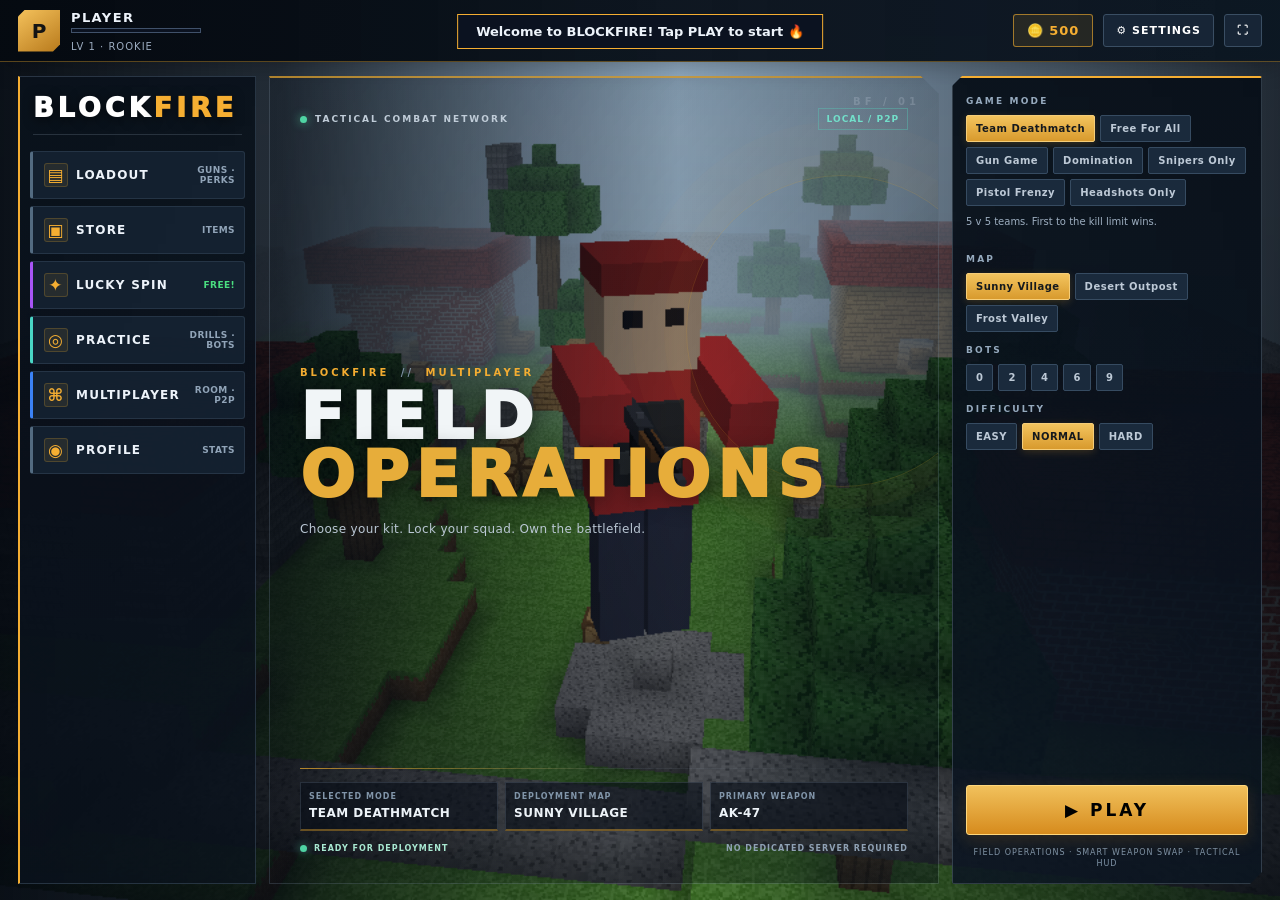
<file: blockfire_tactical_stable-2.html>
<!doctype html>
<html lang="en"><head><meta charset="utf-8">
<meta name="viewport" content="width=device-width,initial-scale=1,maximum-scale=1,user-scalable=no,viewport-fit=cover">
<meta name="mobile-web-app-capable" content="yes"><meta name="apple-mobile-web-app-capable" content="yes">
<meta name="theme-color" content="#0a0e16"><title>BLOCKFIRE — Tactical Edition</title>
<style>
:root{--bg:#0a0e16;--pan:#111826;--pan2:#18213a;--line:#2a3856;--acc:#ffb020;--acc2:#27e0c0;--red:#ff4d4d;--txt:#e8eef9;--mut:#8b9ab8;--ok:#4ade80}
*{box-sizing:border-box;-webkit-tap-highlight-color:transparent;-webkit-user-select:none;user-select:none;-webkit-touch-callout:none}
html,body{margin:0;height:100%;overflow:hidden;background:#0b121c;overscroll-behavior:none;font-family:system-ui,-apple-system,"Segoe UI",Roboto,sans-serif;color:var(--txt);touch-action:none}
canvas{display:block}
#gl{position:fixed;left:0;top:0;width:100vw;height:100vh}
#ov{position:fixed;left:0;top:0;pointer-events:none;z-index:5}
#hud{position:fixed;inset:0;z-index:10;display:none;touch-action:none}
#hud.on{display:block}
.hel{position:absolute;transform:translate(-50%,-50%);transform-origin:center}
.hidden{display:none!important}
.btn{width:64px;height:64px;border-radius:50%;background:rgba(14,20,34,.5);border:2px solid rgba(255,255,255,.4);display:flex;align-items:center;justify-content:center;color:#fff;font-weight:800}
.btn svg{width:56%;height:56%;fill:none;stroke:currentColor;stroke-width:2.2;stroke-linecap:round;stroke-linejoin:round}
.btn.p{background:rgba(255,176,32,.55);border-color:var(--acc)}
.btn.big{width:96px;height:96px;border-width:3px}
.btn.sm{width:52px;height:52px}
#h_fire svg{fill:currentColor}
#h_joy{width:150px;height:150px;border-radius:50%;border:2px solid rgba(255,255,255,.3);background:radial-gradient(circle,rgba(20,28,46,.25),rgba(10,15,25,.45))}
#h_joy.dyn{transform:translate(-50%,-50%) scale(1)!important}
#joyKnob{position:absolute;left:50%;top:50%;width:62px;height:62px;margin:-31px 0 0 -31px;border-radius:50%;background:rgba(255,255,255,.28);border:2px solid rgba(255,255,255,.6)}
#h_skill{--cd:0;background:conic-gradient(rgba(0,0,0,.65) calc(var(--cd)*360deg),rgba(14,20,34,.5) 0);border-color:var(--acc2)}
#skillIc{font-size:26px}#skillCd{position:absolute;font-size:18px;font-weight:900;text-shadow:0 0 4px #000}
#h_mini{width:130px;height:130px}#mini{width:130px;height:130px;border-radius:50%}
#h_health{width:260px}
.hpbar{position:relative;height:20px;background:rgba(0,0,0,.55);border:1px solid rgba(255,255,255,.35);transform:skewX(-14deg);overflow:hidden}
.hpbar i{display:block;height:100%;width:100%;background:#4ade80;transition:width .15s}
.hpbar b{position:absolute;inset:0;text-align:center;font-size:13px;line-height:20px;transform:skewX(14deg);text-shadow:0 0 3px #000}
#shBar{height:5px;margin-top:3px;background:rgba(0,0,0,.4)}#shFill{display:block;height:100%;width:0;background:#38bdf8}
#h_ammo{text-align:right;width:150px}
#ammoTxt{font-size:38px;font-weight:900;line-height:1;text-shadow:0 2px 6px #000;display:inline}#resTxt{font-size:16px;color:#cbd5e1;margin-left:4px}
#gunName{font-size:12px;letter-spacing:2px;color:var(--acc);text-transform:uppercase;text-shadow:0 0 4px #000}
#ammoWarn{font-size:11px;font-weight:800;color:#ff6b6b;letter-spacing:1px;height:13px}
#topbar{position:absolute;top:8px;left:50%;transform:translateX(-50%);text-align:center;pointer-events:none}
#score{display:flex;align-items:stretch;gap:2px;font-weight:900}
#score span{padding:4px 14px;font-size:18px;background:rgba(10,14,22,.6)}#score .a{color:#ef4444;border-bottom:3px solid #ef4444}#score .b{color:#3b82f6;border-bottom:3px solid #3b82f6}
#score #tmr{color:#fff;min-width:70px;font-size:16px;border:0}
#feed{position:absolute;top:44px;right:12px;display:flex;flex-direction:column;align-items:flex-end;gap:3px;pointer-events:none;max-width:42vw}
.fe{background:rgba(10,14,22,.62);padding:3px 9px;font-size:12px;border-right:3px solid var(--acc);white-space:nowrap}.fe i{font-style:normal;color:#cbd5e1;margin:0 7px;font-size:11px}
#pauseBtn{position:absolute;top:8px;right:12px;width:38px;height:34px;border:1px solid rgba(255,255,255,.4);background:rgba(10,14,22,.6);color:#fff;font-weight:900;border-radius:6px}
#fps{position:absolute;top:8px;left:160px;font-size:11px;color:#9fe;text-shadow:0 0 3px #000;pointer-events:none}
#msg{position:absolute;top:30%;left:50%;transform:translateX(-50%);font-size:22px;font-weight:900;letter-spacing:2px;text-shadow:0 2px 8px #000;pointer-events:none;text-align:center;white-space:nowrap}
#drillHud:empty{display:none}
#drillHud{position:absolute;top:56px;left:50%;transform:translateX(-50%);background:rgba(10,14,22,.65);padding:6px 14px;font-size:13px;text-align:center;border-left:3px solid var(--acc2);pointer-events:none;white-space:pre}
#scope{display:none;position:fixed;inset:0;z-index:8;pointer-events:none;background:radial-gradient(circle at 50% 50%,transparent 0,transparent 33vh,#000 33.4vh)}
#scope:before,#scope:after{content:"";position:absolute;background:#000}
#scope:before{left:50%;top:50%;width:66vh;height:2px;margin-left:-33vh;background:linear-gradient(90deg,transparent,#000 35%,#000 65%,transparent)}
#scope:after{left:50%;top:50%;height:66vh;width:2px;margin-top:-33vh;background:linear-gradient(0deg,transparent,#000 35%,#000 65%,transparent)}
#rot{display:none;position:fixed;inset:0;z-index:999;background:#0a0e16;align-items:center;justify-content:center;flex-direction:column;font-size:18px;text-align:center;padding:30px}
@media (orientation:portrait){#rot{display:flex}}
/* ---- screens ---- */
.screen{position:fixed;inset:0;z-index:50;display:none;flex-direction:column;touch-action:pan-y}
.screen.on{display:flex}
.scr-bg{background:linear-gradient(90deg,rgba(6,9,15,.92),rgba(6,9,15,.55) 55%,rgba(6,9,15,.15))}
.scr-solid{background:rgba(6,9,15,.94)}
.top{display:flex;align-items:center;gap:10px;padding:8px 14px;background:rgba(8,12,20,.85);border-bottom:1px solid var(--line);flex:none}
.top h2{margin:0;font-size:18px;letter-spacing:3px;flex:1;text-transform:uppercase}
.top .coins{font-weight:800;color:var(--acc);font-size:15px}
.back,.b2{background:var(--pan2);color:#fff;border:1px solid var(--line);padding:8px 16px;font-weight:700;font-size:13px;letter-spacing:1px;clip-path:polygon(8px 0,100% 0,100% calc(100% - 8px),calc(100% - 8px) 100%,0 100%,0 8px)}
.b2:active,.back:active{background:var(--acc);color:#000}
.b2.acc{background:var(--acc);color:#000;border-color:var(--acc)}.b2.grn{background:#16a34a;border-color:#16a34a}.b2.red{background:#b91c1c;border-color:#b91c1c}.b2.dis{opacity:.4;pointer-events:none}
.body{flex:1;overflow-y:auto;overflow-x:hidden;padding:12px 16px;-webkit-overflow-scrolling:touch;touch-action:pan-y}
.tabs{display:flex;gap:6px;padding:8px 14px 0;flex:none;overflow-x:auto}
.tab{padding:8px 16px;font-weight:800;font-size:13px;letter-spacing:1px;background:var(--pan);border:1px solid var(--line);border-bottom:0;color:var(--mut);flex:none;text-transform:uppercase}
.tab.on{background:var(--acc);color:#000;border-color:var(--acc)}
.grid{display:grid;grid-template-columns:repeat(auto-fill,minmax(210px,1fr));gap:10px}
.card{background:var(--pan);border:1px solid var(--line);padding:10px;position:relative;clip-path:polygon(10px 0,100% 0,100% calc(100% - 10px),calc(100% - 10px) 100%,0 100%,0 10px)}
.card.eq{border-color:var(--acc2);box-shadow:inset 0 0 0 1px var(--acc2)}
.card h4{margin:0 0 3px;font-size:14px;letter-spacing:1px}.card p{margin:0 0 8px;font-size:12px;color:var(--mut);min-height:30px}
.card .tag{position:absolute;top:6px;right:12px;font-size:10px;font-weight:900;color:#000;background:var(--acc);padding:1px 6px}.card .tag.leg{background:#c084fc}
.card canvas{width:100%;height:70px;background:#0a0f1a;margin-bottom:6px}
.row{display:flex;align-items:center;gap:10px;padding:8px 0;border-bottom:1px solid rgba(42,56,86,.5)}
.row label{flex:1;font-size:14px}.row .v{min-width:40px;text-align:right;color:var(--acc);font-weight:700;font-size:13px}
.row input[type=range]{flex:1.4;accent-color:var(--acc);height:28px;touch-action:pan-x}
.sec{margin:14px 0 4px;font-size:12px;letter-spacing:3px;color:var(--acc2);font-weight:800;text-transform:uppercase}
.seg{display:flex;gap:4px;flex:1.4}.seg b{flex:1;text-align:center;padding:7px 4px;background:var(--pan);border:1px solid var(--line);font-size:12px;font-weight:700;color:var(--mut)}.seg b.on{background:var(--acc);color:#000;border-color:var(--acc)}
.tg{width:48px;height:26px;border-radius:13px;background:#2b364f;position:relative;flex:none}.tg:after{content:"";position:absolute;left:3px;top:3px;width:20px;height:20px;border-radius:50%;background:#fff;transition:left .12s}.tg.on{background:var(--acc)}.tg.on:after{left:25px}
input[type=text],input[type=password],textarea{background:#0b1220;border:1px solid var(--line);color:#fff;padding:9px 11px;font-size:14px;width:100%;-webkit-user-select:text;user-select:text;touch-action:auto}
textarea{height:74px;font-family:monospace;font-size:11px}
.menu{display:flex;flex-direction:column;gap:9px;width:min(340px,46vw);margin:auto 0 auto 5vw}
.logo{font-size:44px;font-weight:900;letter-spacing:5px;line-height:1;margin-bottom:4px;color:#fff;text-shadow:0 3px 0 #b36b00}.logo span{color:var(--acc)}
.sub{color:var(--mut);font-size:12px;letter-spacing:3px;margin-bottom:10px}
.mb{padding:13px 18px;background:rgba(17,24,38,.88);border:1px solid var(--line);border-left:5px solid var(--acc);font-weight:800;letter-spacing:2px;font-size:15px;text-transform:uppercase;display:flex;justify-content:space-between;clip-path:polygon(0 0,calc(100% - 12px) 0,100% 12px,100% 100%,0 100%)}
.mb small{color:var(--mut);font-weight:600;letter-spacing:1px;font-size:11px}.mb:active{background:var(--acc);color:#000}
.pill{display:inline-block;background:var(--pan2);border:1px solid var(--line);padding:3px 10px;font-size:12px;margin:2px}
.center{margin:auto;text-align:center}
.modal{position:fixed;inset:0;z-index:200;background:rgba(0,0,0,.7);display:none;align-items:center;justify-content:center}.modal.on{display:flex}
.mbox{background:var(--pan);border:1px solid var(--acc);padding:18px;width:min(440px,92vw);max-height:92vh;overflow:auto;touch-action:pan-y}
.mbox h3{margin:0 0 10px;letter-spacing:2px;text-transform:uppercase}
.pin{display:grid;grid-template-columns:repeat(3,1fr);gap:8px;margin-top:10px}.pin b{background:var(--pan2);border:1px solid var(--line);padding:14px 0;text-align:center;font-size:20px;font-weight:800}.pin b:active{background:var(--acc);color:#000}
#pinDots{font-size:30px;letter-spacing:12px;text-align:center;height:40px;color:var(--acc)}
.sb{width:100%;border-collapse:collapse;font-size:13px}.sb td,.sb th{padding:5px 8px;text-align:left;border-bottom:1px solid var(--line)}.sb th{color:var(--mut);font-size:11px;letter-spacing:2px}.sb tr.me td{background:rgba(255,176,32,.15)}
#toast{position:fixed;top:14px;left:50%;transform:translateX(-50%);z-index:300;background:#0b1220;border:1px solid var(--acc);padding:9px 18px;font-weight:700;font-size:13px;display:none}
#dev{position:fixed;z-index:150;right:8px;top:8px;bottom:8px;width:min(360px,48vw);background:rgba(8,12,20,.94);border:1px solid var(--acc2);display:none;flex-direction:column}
#dev.on{display:flex}#dev .dh{display:flex;align-items:center;gap:6px;padding:7px 10px;border-bottom:1px solid var(--line);font-weight:900;letter-spacing:2px;font-size:12px;color:var(--acc2)}
#dev .db{overflow-y:auto;flex:1;padding:4px 10px;touch-action:pan-y}#dev .row{padding:5px 0}#dev .row label{font-size:12px}
#devMin{width:46px;height:46px;border-radius:50%;position:fixed;z-index:149;right:10px;top:50%;display:none;background:rgba(0,0,0,.35);border:1px solid rgba(39,224,192,.5);color:rgba(39,224,192,.6);align-items:center;justify-content:center;font-size:10px;font-weight:900;opacity:.35}
.he-bar{position:fixed;left:0;right:0;bottom:0;z-index:60;background:rgba(8,12,20,.95);border-top:1px solid var(--acc);padding:8px 14px;display:flex;gap:12px;align-items:center;flex-wrap:wrap}
.he-sel{outline:2px dashed var(--acc2);outline-offset:4px}
.cb{width:100%;height:80px;background:#0b1220;border:1px solid var(--line)}

/* BLOCKFIRE Field Update: light-weight UI polish (GPU friendly) */
:root{--line:#354766;--pan:#121c2c;--pan2:#1b2940;--acc:#ffb020}
.top{background:rgba(8,12,20,.94);border-bottom:1px solid #3a4b68}
.card{background:linear-gradient(145deg,#172338,#101827);border-radius:7px;border-color:#30415f}
.card.eq{border-color:#27e0c0}
.b2,.back,.tab,.chip,.mb,.play{transition:background .12s,border-color .12s,filter .12s}
.tab{border-radius:6px 6px 0 0}.chip{border-radius:5px}.pl{border-radius:5px}
#h_pickup{width:132px;height:48px;border-radius:9px;background:#ffbd36;color:#17120a;border:2px solid #ffe5a6;font-size:12px;font-weight:950;letter-spacing:.5px;line-height:1.1;text-align:center;white-space:normal;box-shadow:0 3px 9px rgba(0,0,0,.28)}
#h_pickup:active{filter:brightness(.9)}
#stTools{display:flex;gap:7px;align-items:center;flex-wrap:wrap;margin-bottom:10px}
#stTools input{max-width:260px;flex:1;min-width:130px}
#stTools .b2{padding:7px 10px;font-size:11px}
@media(max-height:520px){#h_pickup{width:118px;height:42px;font-size:11px}.top{padding-top:5px;padding-bottom:5px}}

/* ===== BLOCKFIRE: FIELD OPERATIONS UI REDESIGN ===== */
:root{--bg:#090f18;--pan:#111b29;--pan2:#19283a;--line:#34465b;--acc:#e5a72e;--acc2:#55d4bd;--txt:#edf3f8;--mut:#91a4b8}
html,body{background:#0b121c;color:var(--txt)}
#gl{background:#111a25}
#sLobby{background:linear-gradient(90deg,rgba(5,10,17,.97) 0%,rgba(5,10,17,.84) 22%,rgba(5,10,17,.26) 53%,rgba(5,10,17,.86) 100%)}
#sLobby>.top{height:62px;padding:8px 18px;background:linear-gradient(90deg,rgba(5,10,17,.98),rgba(11,21,33,.93));border-bottom:1px solid rgba(229,167,46,.38);box-shadow:0 5px 22px rgba(0,0,0,.26)}
#sLobby .prof{gap:11px}#sLobby .av{width:42px;height:42px;background:linear-gradient(145deg,#f4c15b,#b87a1c);color:#141414;clip-path:polygon(7px 0,100% 0,100% calc(100% - 7px),calc(100% - 7px) 100%,0 100%,0 7px)}
#sLobby .prof b{font-size:13px;letter-spacing:1.4px;text-transform:uppercase}#sLobby .prof small{font-size:10px;color:#9cacc0}
#sLobby .coinP{background:rgba(229,167,46,.11);border:1px solid rgba(229,167,46,.65);border-radius:3px;clip-path:none;padding:8px 13px;font-size:13px}
#sLobby .top>.b2{clip-path:none;border-radius:3px;background:#172536;border-color:#3a4e63;padding:9px 12px;font-size:11px}
#sLobby .lobwrap{display:grid;grid-template-columns:clamp(176px,19vw,238px) minmax(260px,1fr) clamp(238px,26vw,310px);gap:13px;padding:14px 18px 16px;min-height:0;align-items:stretch}
#sLobby .lobl{width:auto;min-width:0;padding:13px 10px;background:linear-gradient(180deg,rgba(9,17,27,.94),rgba(10,18,29,.78));border:1px solid rgba(113,139,165,.28);border-left:2px solid var(--acc);gap:7px}
#sLobby .lobl .logo{font-size:27px!important;letter-spacing:4px;margin:0 3px 9px!important;padding:4px 0 13px;border-bottom:1px solid rgba(145,164,184,.22);text-shadow:0 2px 12px rgba(0,0,0,.65)}
#sLobby .lobl .mb{position:relative;display:flex;align-items:center;justify-content:space-between;min-height:48px;padding:9px 9px 9px 43px;background:rgba(24,39,56,.72);border:1px solid rgba(101,126,151,.22);border-left:3px solid #536b81;clip-path:none;border-radius:3px;font-size:12px;letter-spacing:1.2px;transition:background .12s,border-color .12s,transform .12s}
#sLobby .lobl .mb:before{position:absolute;left:11px;top:50%;transform:translateY(-50%);width:22px;height:22px;display:grid;place-items:center;color:var(--acc);font-size:17px;font-weight:900;background:rgba(229,167,46,.09);border:1px solid rgba(229,167,46,.22);border-radius:3px}
#sLobby .lobl .mb[data-go="sLoadout"]:before{content:"▤"}#sLobby .lobl .mb[data-go="sStore"]:before{content:"▣"}#sLobby .lobl .mb[data-go="sSpin"]:before{content:"✦"}#sLobby .lobl .mb[data-go="sPractice"]:before{content:"◎"}#sLobby .lobl .mb[data-go="sRoom"]:before{content:"⌘"}#sLobby .lobl .mb[data-go="sProfile"]:before{content:"◉"}
#sLobby .lobl .mb small{display:block;margin-left:auto;color:#91a4b8;font-size:9px;letter-spacing:.4px;text-align:right;max-width:72px}
#sLobby .lobl .mb:active,#sLobby .lobl .mb:hover{background:rgba(229,167,46,.16);border-color:rgba(229,167,46,.65);transform:translateX(2px)}
.lobby-hero{position:relative;min-width:0;display:flex;flex-direction:column;justify-content:space-between;align-self:stretch;padding:clamp(16px,2.4vw,30px);overflow:hidden;background:linear-gradient(135deg,rgba(8,16,25,.24),rgba(8,16,25,.06) 52%,rgba(8,16,25,.45));border:1px solid rgba(155,177,197,.2);border-top:2px solid rgba(229,167,46,.72);clip-path:polygon(0 0,calc(100% - 18px) 0,100% 18px,100% 100%,0 100%)}
.lobby-hero:before{content:"";position:absolute;right:-60px;top:12%;width:min(30vw,310px);height:min(30vw,310px);border:1px solid rgba(229,167,46,.17);border-radius:50%;box-shadow:0 0 0 22px rgba(229,167,46,.025),0 0 0 54px rgba(229,167,46,.018);pointer-events:none}
.lobby-hero:after{content:"BF / 01";position:absolute;right:18px;top:18px;color:rgba(232,240,248,.18);font-size:10px;font-weight:900;letter-spacing:4px}
.hero-kicker{display:flex;align-items:center;gap:8px;position:relative;z-index:1;color:#c0ccd8;font-size:9px;font-weight:900;letter-spacing:2px}
.hero-kicker i,.hero-foot i{width:7px;height:7px;border-radius:50%;background:#4fd4a3;box-shadow:0 0 10px rgba(79,212,163,.7)}
.hero-kicker b{margin-left:auto;padding:5px 8px;border:1px solid rgba(85,212,189,.35);color:#72dfca;font-size:9px;letter-spacing:1px}
.hero-copy{position:relative;z-index:1;margin:auto 0;padding:26px 0 18px}
.hero-eyebrow{color:var(--acc);font-size:10px;font-weight:900;letter-spacing:3px;margin-bottom:10px}
.hero-eyebrow span{color:#8194a8;margin:0 5px}
.hero-title{font-size:clamp(33px,5vw,66px);line-height:.91;font-weight:950;letter-spacing:clamp(2px,.6vw,7px);color:#f1f5f7;text-shadow:0 4px 22px rgba(0,0,0,.55)}
.hero-title strong{color:#e7ad3a;font-weight:950}
.hero-copy p{max-width:360px;margin:15px 0 0;color:#bac7d4;font-size:12px;line-height:1.6;letter-spacing:.35px}
.hero-divider{height:1px;background:linear-gradient(90deg,rgba(229,167,46,.75),rgba(145,164,184,.12),transparent);position:relative;z-index:1}
.hero-stats{position:relative;z-index:1;display:grid;grid-template-columns:repeat(3,minmax(0,1fr));gap:7px;padding:13px 0}
.hero-stats>div{min-width:0;padding:9px 8px;background:rgba(7,14,23,.62);border:1px solid rgba(145,164,184,.2);border-bottom:2px solid rgba(229,167,46,.42)}
.hero-stats small{display:block;color:#8195a9;font-size:8px;font-weight:900;letter-spacing:1px;white-space:nowrap}
.hero-stats b{display:block;margin-top:5px;color:#edf3f8;font-size:clamp(9px,1vw,12px);letter-spacing:.5px;white-space:nowrap;overflow:hidden;text-overflow:ellipsis}
.hero-foot{position:relative;z-index:1;display:flex;justify-content:space-between;gap:8px;color:#8fa1b4;font-size:8px;font-weight:900;letter-spacing:1px}
.hero-foot span:first-child{display:flex;align-items:center;gap:7px;color:#a8e8d1}
#sLobby .lobr{width:auto;min-width:0;padding:14px 13px;background:linear-gradient(180deg,rgba(8,16,26,.96),rgba(12,22,34,.88));border:1px solid rgba(145,164,184,.29);border-top:2px solid var(--acc);border-radius:2px;gap:9px;box-shadow:0 8px 24px rgba(0,0,0,.2)}
#sLobby .lbl{font-size:9px;letter-spacing:2.2px;color:#96aabe;margin-top:4px}
#sLobby .chips{gap:5px}
#sLobby .chip{padding:7px 9px;clip-path:none;border-radius:2px;background:#1a2a3c;border:1px solid #364b61;color:#bdc9d6;font-size:10px;letter-spacing:.5px}
#sLobby .chip.on{background:linear-gradient(180deg,#f3c45e,#d89a2d);border-color:#f5cd78;color:#15191d;box-shadow:0 2px 8px rgba(229,167,46,.2)}
#sLobby #lbModeD{font-size:10px;line-height:1.35;color:#9daec0;min-height:26px}
#sLobby .play{clip-path:none;border-radius:3px;border:1px solid #ffd77c;background:linear-gradient(180deg,#f1c15c,#d68b1d);padding:14px 12px;font-size:17px;letter-spacing:3px;box-shadow:0 5px 18px rgba(191,127,30,.19);margin-top:auto}
#sLobby .play:active{filter:brightness(.9);transform:translateY(1px)}
#sLobby .lobr .hint:last-child{font-size:8px;letter-spacing:1px;color:#7f93a7}
/* Secondary screens use the same tactical frame */
.screen.scr-solid{background:linear-gradient(135deg,#0a111b,#101c2b 55%,#0a111b)}
.screen.scr-solid>.top{background:linear-gradient(90deg,#0a121d,#152336);border-bottom:1px solid rgba(229,167,46,.44);min-height:54px}
.screen.scr-solid>.top h2{font-size:15px;letter-spacing:2.4px}
.screen.scr-solid .back,.screen.scr-solid .b2{clip-path:none;border-radius:3px;background:#1a2b3e;border-color:#3c536a}
.screen.scr-solid .b2.acc{background:#e6a834;border-color:#ffd270;color:#111}
.screen.scr-solid .tab{background:#142236;border-color:#30475d;border-radius:2px 2px 0 0;font-size:11px}
.screen.scr-solid .tab.on{background:#e6a834;border-color:#e6a834;color:#121820}
.screen.scr-solid .card{clip-path:none;border-radius:3px;background:linear-gradient(145deg,#18283a,#101a28);border-color:#32485e;box-shadow:0 4px 12px rgba(0,0,0,.12)}
.screen.scr-solid .card.eq{border-color:#55d4bd;box-shadow:inset 0 0 0 1px rgba(85,212,189,.38)}
#hud .btn{background:rgba(10,18,29,.76);border:1.5px solid rgba(223,234,242,.55);box-shadow:0 3px 10px rgba(0,0,0,.3);backdrop-filter:none}
#hud .btn.p,#hud #h_skill{background:rgba(229,167,46,.68);border-color:#ffcf69;color:#fff}
#hud #h_fire{background:rgba(160,45,35,.68);border-color:rgba(255,132,108,.9)}
#hud #h_joy{background:radial-gradient(circle,rgba(36,53,72,.35),rgba(8,15,25,.65));border-color:rgba(206,221,235,.5)}
#hud #h_health{filter:drop-shadow(0 2px 4px rgba(0,0,0,.45))}
#hud #score span{background:rgba(8,15,24,.84);padding:5px 13px}
#hud #pauseBtn{background:rgba(8,15,24,.82);border:1px solid rgba(225,237,248,.48);border-radius:3px}
#hud #feed .fe{background:rgba(8,15,24,.82);border-right-color:var(--acc)}
#glRecovery{display:none;position:fixed;inset:0;z-index:500;background:rgba(7,13,22,.95);align-items:center;justify-content:center;flex-direction:column;gap:8px;text-align:center;color:#eef4f8;font-size:14px;letter-spacing:1px}
#glRecovery.on{display:flex}
#glRecovery b{color:#efb849;letter-spacing:3px;font-size:17px}
#glRecovery span{font-weight:700}#glRecovery small{color:#91a4b8;font-size:11px}
@media(max-width:920px){#sLobby .lobwrap{grid-template-columns:155px minmax(190px,1fr) 225px;gap:8px;padding:8px}#sLobby .lobl{padding:9px 7px}#sLobby .lobl .mb{font-size:10px;padding-left:39px;min-height:43px}#sLobby .lobl .mb small{font-size:8px;max-width:56px}.lobby-hero{padding:14px}.hero-title{font-size:35px}.hero-stats{gap:4px}.hero-stats>div{padding:7px 5px}.hero-stats small{font-size:7px}#sLobby .lobr{padding:10px 9px;gap:6px}#sLobby .chip{padding:6px 7px;font-size:9px}}
@media(max-height:520px){#sLobby>.top{height:48px;padding:5px 10px}#sLobby .av{width:34px;height:34px}#sLobby .lobwrap{padding:6px 9px 8px}#sLobby .lobl .logo{font-size:22px!important;padding-bottom:8px}#sLobby .lobl .mb{min-height:37px;padding-top:6px;padding-bottom:6px}.lobby-hero{padding:10px 14px}.hero-copy{padding:10px 0}.hero-title{font-size:32px}.hero-copy p{font-size:10px;margin-top:8px}.hero-stats{padding:8px 0}.hero-foot{font-size:7px}#sLobby .lobr{gap:5px;padding:8px}#sLobby .play{padding:10px;font-size:15px}}
@media(max-width:680px){#sLobby .lobwrap{grid-template-columns:132px minmax(0,1fr) 190px}.hero-stats{grid-template-columns:1fr 1fr}.hero-stats>div:last-child{display:none}.hero-title{font-size:30px}.hero-foot span:last-child{display:none}}
</style>
<style id="bf-tactical-ui">
:root{--bg:#080e17;--pan:#111c2a;--pan2:#1b2a3d;--line:#40516a;--acc:#f5ae32;--acc2:#49d6c5;--txt:#edf3fa;--mut:#91a0b6}
.top{background:linear-gradient(90deg,rgba(7,12,19,.98),rgba(17,28,42,.94));border-bottom:1px solid rgba(245,174,50,.35)}
.top h2{font-weight:950;letter-spacing:2px;text-shadow:0 2px 7px #000}
.scr-bg{background:radial-gradient(ellipse at 70% 35%,rgba(47,73,92,.28),transparent 55%),linear-gradient(100deg,rgba(4,9,15,.96),rgba(6,12,20,.79) 58%,rgba(7,12,20,.5))}
.scr-solid{background:linear-gradient(145deg,rgba(7,13,22,.98),rgba(11,20,32,.97))}
.lobr{background:linear-gradient(150deg,rgba(14,24,38,.94),rgba(7,14,24,.96));border:1px solid #42546d;border-top:2px solid var(--acc);clip-path:polygon(10px 0,100% 0,100% calc(100% - 12px),calc(100% - 12px) 100%,0 100%,0 10px)}
.mb{background:linear-gradient(100deg,rgba(23,36,54,.96),rgba(11,20,31,.96));border-color:#42546d;border-left:4px solid var(--acc);font-weight:850;letter-spacing:1.4px}
.mb:active{background:var(--acc);color:#101820}
.logo{font-weight:1000;letter-spacing:3px;text-shadow:0 5px 18px rgba(0,0,0,.8)}
.logo span{color:var(--acc)}
.play{box-shadow:0 5px 18px rgba(0,0,0,.25);letter-spacing:3px}
.card{background:linear-gradient(150deg,#1a2a40,#101a29);border-color:#3b506b;clip-path:polygon(8px 0,100% 0,100% calc(100% - 8px),calc(100% - 8px) 100%,0 100%,0 8px)}
.card canvas{background:linear-gradient(145deg,#0b1420,#172338)}
.tab{font-weight:850;letter-spacing:1.4px}
.btn{background:linear-gradient(145deg,rgba(23,38,57,.78),rgba(7,14,23,.7));border-color:rgba(222,234,246,.48);box-shadow:0 2px 8px rgba(0,0,0,.24)}
.btn.p{background:rgba(245,174,50,.78);border-color:#ffe1a1;color:#101820}
#topbar{top:8px}#score{gap:3px;filter:drop-shadow(0 2px 5px rgba(0,0,0,.5))}
#score span{background:rgba(7,14,23,.88);padding:4px 13px;font-size:17px;border-top:1px solid #52627a}
#score .a{color:#ff7770;border-bottom-color:#e65a50}#score .b{color:#67c7ff;border-bottom-color:#379ed9}
#compassHud{position:absolute;top:43px;left:50%;transform:translateX(-50%);display:flex;align-items:center;justify-content:center;gap:15px;min-width:176px;padding:3px 13px;background:rgba(7,13,21,.72);border:1px solid rgba(133,155,180,.3);border-top:0;clip-path:polygon(8px 0,100% 0,calc(100% - 8px) 100%,0 100%);font-size:10px;color:#aab8ca;letter-spacing:1.5px;pointer-events:none;text-shadow:0 1px 3px #000}
#compassHud b{font-size:12px;color:#fff;letter-spacing:1px}
#h_mini{filter:drop-shadow(0 2px 6px rgba(0,0,0,.5))}#mini{border:1px solid rgba(235,242,250,.48);background:rgba(5,11,18,.6)}
#h_health{padding:5px 8px;background:linear-gradient(90deg,rgba(5,12,20,.86),rgba(16,28,41,.75));border:1px solid rgba(210,224,239,.28);border-left:3px solid var(--acc);clip-path:polygon(0 0,100% 0,100% calc(100% - 6px),calc(100% - 6px) 100%,0 100%)}
.hpbar{height:16px;border:1px solid rgba(255,255,255,.3);transform:none}.hpbar b{line-height:16px;transform:none;font-size:11px}
#shBar{height:4px}#h_ammo{padding:6px 9px;background:linear-gradient(145deg,rgba(5,12,20,.88),rgba(16,28,41,.82));border:1px solid rgba(210,224,239,.28);border-right:3px solid var(--acc);clip-path:polygon(7px 0,100% 0,100% 100%,0 100%,0 7px)}
#ammoTxt{font-size:34px}#resTxt{font-size:14px}#gunName{font-weight:900;letter-spacing:1.5px}
#h_pickup{background:linear-gradient(180deg,#ffcf65,#e99a1c);color:#151a20;border:1px solid #ffe0a0;border-radius:6px;box-shadow:0 3px 12px rgba(0,0,0,.42);font-weight:1000;letter-spacing:.8px;text-shadow:0 1px rgba(255,255,255,.25)}
#feed .fe{background:rgba(6,13,22,.85);border-right:3px solid var(--acc);border-left:1px solid rgba(160,180,204,.22);font-weight:700}
#msg{background:rgba(5,12,20,.55);padding:4px 12px;border-left:3px solid var(--acc);border-right:3px solid var(--acc);font-size:18px;letter-spacing:1.5px}
@media(max-width:760px){.top{padding:6px 9px;gap:6px}.top h2{font-size:15px}.b2,.back{padding:7px 10px;font-size:11px}.lobl{width:min(205px,30vw)}.lobr{width:min(260px,39vw);padding:8px}.mb{font-size:12px;padding:10px}.mb small{font-size:9px}#compassHud{top:39px;min-width:154px;font-size:9px}#h_health{width:clamp(135px,28vw,220px)}#h_ammo{width:clamp(105px,19vw,150px)}#ammoTxt{font-size:30px}}
@media(max-height:520px){#compassHud{top:35px;padding:2px 10px}#h_mini,#mini{width:108px;height:108px}#h_health{width:205px}.hpbar{height:14px}.hpbar b{line-height:14px}#h_ammo{padding:4px 7px}#ammoTxt{font-size:28px}}
</style><style id="bf-input-polish">.wsSel{background:#111c2a;color:#edf3fa;border:1px solid #40516a;padding:7px 9px;min-width:145px;font-weight:800;max-width:58%;}#sSettings input[type=range]{accent-color:#f5ae32}</style></head><body>
<div id="rot"><div style="font-size:46px">📱↻</div><b>Rotate your phone to landscape</b><small style="color:#8b9ab8;margin-top:8px">BLOCKFIRE is played sideways</small></div>
<canvas id="gl"></canvas><canvas id="ov"></canvas><div id="glRecovery"><b>GRAPHICS RECOVERY</b><span>Rebuilding the game renderer…</span><small>Keep the game open for a moment.</small></div>

<div id="hud">
 <div id="topbar"><div id="score"><span class="a" id="scA">0</span><span id="tmr">5:00</span><span class="b" id="scB">0</span></div></div>
 <div id="compassHud"><span id="compL">NW</span><b id="compDir">N&nbsp; 000°</b><span id="compR">NE</span></div>
 <div id="feed"></div>
 <button id="pauseBtn" data-act="pause">II</button>
 <div id="fps"></div>
 <div id="drillHud"></div>
 <div id="msg"></div>
 <div class="hel" id="h_mini"><canvas id="mini" width="130" height="130"></canvas></div>
 <div class="hel" id="h_joy"><div id="joyKnob"></div></div>
 <div class="hel btn big" id="h_fire" data-act="fire"><svg viewBox="0 0 24 24"><circle cx="12" cy="12" r="3.5"/><circle cx="12" cy="12" r="9" style="fill:none;stroke:currentColor"/></svg></div>
 <div class="hel btn" id="h_fire2" data-act="fire2"><svg viewBox="0 0 24 24"><circle cx="12" cy="12" r="3"/><circle cx="12" cy="12" r="8" style="fill:none;stroke:currentColor"/></svg></div>
 <div class="hel btn" id="h_ads" data-act="ads"><svg viewBox="0 0 24 24"><circle cx="12" cy="12" r="8"/><path d="M12 2v6M12 16v6M2 12h6M16 12h6"/></svg></div>
 <div class="hel btn" id="h_jump" data-act="jump"><svg viewBox="0 0 24 24"><path d="M5 15l7-7 7 7M5 21l7-7 7 7"/></svg></div>
 <div class="hel btn sm" id="h_crouch" data-act="crouch"><svg viewBox="0 0 24 24"><path d="M5 9l7 7 7-7"/></svg></div>
 <div class="hel btn sm" id="h_reload" data-act="reload"><svg viewBox="0 0 24 24"><path d="M20 12a8 8 0 1 1-2.4-5.7M20 4v5h-5"/></svg></div>
 <div class="hel btn sm" id="h_swap" data-act="swap"><svg viewBox="0 0 24 24"><path d="M4 8h14l-3-3M20 16H6l3 3"/></svg></div>
 <div class="hel hidden" id="h_pickup" data-act="pickup">EQUIP WEAPON</div>
 <div class="hel btn sm" id="h_melee" data-act="melee"><svg viewBox="0 0 24 24"><path d="M4 20L16 8M14 4l6 6-3 3-6-6zM3 21l3-1-2-2z"/></svg></div>
 <div class="hel btn sm" id="h_gren" data-act="gren"><span style="font-size:20px">💣</span><span id="grenN" style="position:absolute;right:6px;bottom:2px;font-size:11px"></span></div>
 <div class="hel btn" id="h_skill" data-act="skill"><span id="skillIc">⚡</span><span id="skillCd"></span></div>
 <div class="hel btn sm" id="h_sprint" data-act="sprint"><svg viewBox="0 0 24 24"><path d="M6 17l6-6 6 6M6 11l6-6 6 6"/></svg></div>
 <div class="hel" id="h_health"><div class="hpbar"><i id="hpFill"></i><b id="hpTxt">100</b></div><div id="shBar"><i id="shFill"></i></div></div>
 <div class="hel" id="h_ammo"><div><span id="ammoTxt">30</span><span id="resTxt">/ 90</span></div><div id="gunName">AK-47</div><div id="ammoWarn"></div></div>
</div>
<div id="scope"></div>
<div id="toast"></div>

<style>
.prof{display:flex;align-items:center;gap:9px}.av{width:38px;height:38px;background:var(--acc);color:#000;font-weight:900;font-size:20px;display:flex;align-items:center;justify-content:center;clip-path:polygon(6px 0,100% 0,100% calc(100% - 6px),calc(100% - 6px) 100%,0 100%,0 6px)}
.prof b{font-size:14px;letter-spacing:1px}.prof small{color:var(--mut);font-size:11px;letter-spacing:1px}.xpb{width:130px;height:5px;background:#0b1220;margin:2px 0;border:1px solid var(--line)}.xpb i{display:block;height:100%;background:var(--acc2);width:0}
.coinP{background:rgba(0,0,0,.5);border:1px solid var(--acc);color:var(--acc);font-weight:900;padding:6px 14px;font-size:15px;letter-spacing:1px;clip-path:polygon(8px 0,100% 0,100% calc(100% - 8px),calc(100% - 8px) 100%,0 100%,0 8px)}.coinP:active{background:var(--acc);color:#000}
.lobwrap{flex:1;display:flex;justify-content:space-between;align-items:stretch;min-height:0;padding:8px 14px 12px;gap:10px}
.lobl{width:min(250px,30vw);display:flex;flex-direction:column;gap:7px;overflow-y:auto;touch-action:pan-y}.lobl .mb{padding:11px 14px;font-size:14px}
.lobr .play{position:sticky;bottom:-2px;padding:11px;margin-top:auto;font-size:18px}.lobr .chip{padding:5px 9px;font-size:11px}.lobr{gap:4px;width:min(290px,34vw);display:flex;flex-direction:column;gap:7px;background:rgba(10,15,26,.72);border:1px solid var(--line);padding:10px;overflow-y:auto;touch-action:pan-y}
.chips{display:flex;flex-wrap:wrap;gap:5px}.chip{padding:7px 11px;background:var(--pan);border:1px solid var(--line);font-size:12px;font-weight:800;letter-spacing:1px;color:var(--mut)}.chip.on{background:var(--acc);color:#000;border-color:var(--acc)}
.lbl{font-size:10px;letter-spacing:3px;color:var(--acc2);font-weight:800;margin-top:4px}
.play{background:linear-gradient(180deg,#ffc24d,#ff9d00);color:#000;font-weight:900;letter-spacing:4px;font-size:20px;text-align:center;padding:14px;margin-top:auto;clip-path:polygon(12px 0,100% 0,100% calc(100% - 12px),calc(100% - 12px) 100%,0 100%,0 12px)}.play:active{filter:brightness(.8)}
.two{display:flex;gap:10px;flex:1;min-height:0}.col{flex:1;overflow-y:auto;touch-action:pan-y;min-width:0}
.bar{height:6px;background:#0b1220;border:1px solid var(--line);flex:1}.bar i{display:block;height:100%;background:var(--acc)}
.st{display:flex;align-items:center;gap:8px;font-size:11px;color:var(--mut);margin:3px 0}.st span{width:84px;white-space:nowrap;letter-spacing:1px}
.rar-common{color:#9ca3af}.rar-rare{color:#3b82f6}.rar-epic{color:#a855f7}.rar-legendary{color:#f59e0b}.rar-mythic{color:#ef4444}
.card .px{position:absolute;left:0;right:0;top:0;height:3px}.card.lock{opacity:.92}.card .b2{width:100%;text-align:center;box-sizing:border-box;padding:7px}
.slot{display:flex;gap:6px;align-items:center;padding:6px 8px;background:var(--pan);border:1px solid var(--line);margin:3px 0;font-size:12px}.slot b{flex:1}.slot.on{border-color:var(--acc)}
#spinReel{position:relative;height:130px;overflow:hidden;background:#070b13;border:2px solid var(--acc);margin:6px 0}#spinTrack{display:flex;gap:6px;position:absolute;left:0;top:8px;will-change:transform}
.sitem{width:118px;height:114px;flex:none;background:var(--pan);border:1px solid var(--line);text-align:center;font-size:11px;font-weight:800;display:flex;flex-direction:column;justify-content:flex-end;padding-bottom:4px;position:relative}.sitem canvas{position:absolute;left:0;top:0;width:100%;height:78px}
#spinPtr{position:absolute;left:50%;top:0;bottom:0;width:3px;background:#fff;box-shadow:0 0 10px #fff;z-index:2}
.card canvas{object-fit:contain}.big{font-size:30px;font-weight:900;letter-spacing:5px}
#hePanel{display:none}
.kv{display:flex;justify-content:space-between;padding:6px 0;border-bottom:1px solid rgba(42,56,86,.5);font-size:14px}.kv b{color:var(--acc)}
#qrBox{background:#fff;padding:8px;display:inline-block}#qrBox canvas{display:block;width:230px;height:230px;image-rendering:pixelated}
#scanVid{width:100%;max-height:200px;background:#000}
.pl{display:flex;align-items:center;gap:8px;padding:6px 8px;background:var(--pan);border:1px solid var(--line);margin:3px 0;font-size:13px}.pl b{flex:1}
.he-bar{padding:4px 10px;gap:8px;flex-wrap:nowrap;overflow-x:auto;white-space:nowrap}.he-bar .b2{padding:6px 10px;font-size:11px}.he-bar.top{top:0;bottom:auto;border-top:0;border-bottom:1px solid var(--acc)}.hint{font-size:11px;color:var(--mut);line-height:1.4}
</style>

<!-- ===== LOBBY ===== -->
<div class="screen scr-bg" id="sLobby">
 <div class="top"><div class="prof"><div class="av" id="lbAv">P</div><div><b id="lbName">Player</b><div class="xpb"><i id="lbXp"></i></div><small id="lbLv">Lv 1</small></div></div>
  <div style="flex:1"></div><div class="coinP" id="coinsBtn">🪙 <span class="coinv">0</span></div><div class="b2" data-go="sSettings">⚙ SETTINGS</div><div class="b2" id="fsBtn">⛶</div></div>
 <div class="lobwrap">
  <div class="lobl">
   <div class="logo" style="font-size:30px;margin:2px 0">BLOCK<span>FIRE</span></div>
   <div class="mb" data-go="sLoadout">Loadout <small>guns · perks</small></div>
   <div class="mb" data-go="sStore">Store <small>items</small></div>
   <div class="mb" data-go="sSpin" style="border-left-color:#a855f7">Lucky Spin <small id="spinBadge"></small></div>
   <div class="mb" data-go="sPractice" style="border-left-color:var(--acc2)">Practice <small>drills · bots</small></div>
   <div class="mb" data-go="sRoom" style="border-left-color:#3b82f6">Multiplayer <small>room · P2P</small></div>
   <div class="mb" data-go="sProfile">Profile <small>stats</small></div>
  </div>
  <section class="lobby-hero" aria-label="Deployment overview">
   <div class="hero-kicker"><i></i><span>TACTICAL COMBAT NETWORK</span><b>LOCAL / P2P</b></div>
   <div class="hero-copy"><div class="hero-eyebrow">BLOCKFIRE <span>//</span> MULTIPLAYER</div><div class="hero-title">FIELD<br><strong>OPERATIONS</strong></div><p>Choose your kit. Lock your squad. Own the battlefield.</p></div>
   <div class="hero-divider"></div>
   <div class="hero-stats">
    <div><small>SELECTED MODE</small><b id="heroMode">TEAM DEATHMATCH</b></div>
    <div><small>DEPLOYMENT MAP</small><b id="heroMap">TRAINING GROUNDS</b></div>
    <div><small>PRIMARY WEAPON</small><b id="heroPrimary">AK-47</b></div>
   </div>
   <div class="hero-foot"><span><i></i> READY FOR DEPLOYMENT</span><span>NO DEDICATED SERVER REQUIRED</span></div>
  </section>
  <div class="lobr">
   <div class="lbl">GAME MODE</div><div class="chips" id="lbModes"></div><div class="hint" id="lbModeD"></div>
   <div class="lbl">MAP</div><div class="chips" id="lbMaps"></div>
   <div class="lbl">BOTS</div><div class="chips" id="lbBots"></div>
   <div class="lbl">DIFFICULTY</div><div class="chips" id="lbDiff"></div>
   <div class="play" id="lbPlay">▶ PLAY</div><div class="hint" style="text-align:center;margin-top:3px">FIELD OPERATIONS · SMART WEAPON SWAP · TACTICAL HUD</div>
  </div>
 </div>
</div>

<!-- ===== LOADOUT ===== -->
<div class="screen scr-solid" id="sLoadout">
 <div class="top"><div class="back" data-go="sLobby">‹ BACK</div><h2>Loadout</h2><div class="coins">🪙 <span class="coinv">0</span></div></div>
 <div class="tabs" id="ldTabs"></div>
 <div class="body two" id="ldBody"><div class="col" id="ldList"></div><div class="col" id="ldDet" style="max-width:48%"></div></div>
</div>

<!-- ===== STORE ===== -->
<div class="screen scr-solid" id="sStore">
 <div class="top"><div class="back" data-go="sLobby">‹ BACK</div><h2>Store</h2><div class="coinP" id="coinsBtn2">🪙 <span class="coinv">0</span></div></div>
 <div class="tabs" id="stTabs"></div>
 <div class="body"><div id="stTools"></div><div class="grid" id="stGrid"></div></div>
</div>

<!-- ===== SPIN ===== -->
<div class="screen scr-solid" id="sSpin">
 <div class="top"><div class="back" data-go="sLobby">‹ BACK</div><h2>Lucky Spin · Gun Skins</h2><div class="coins">🪙 <span class="coinv">0</span></div></div>
 <div class="body" style="text-align:center">
  <div class="hint">Rarity odds: Rare 55% · Epic 30% · Legendary 12% · Mythic 3%. Duplicate skin = 40% coins back.</div>
  <div id="spinReel"><div id="spinPtr"></div><div id="spinTrack"></div></div>
  <div id="spinRes" style="min-height:48px;font-size:16px;font-weight:800"></div>
  <div style="display:flex;gap:10px;justify-content:center;margin-top:6px"><div class="b2 acc" id="spinBtn">SPIN · 250 🪙</div><div class="b2 grn" id="spinFree">FREE DAILY SPIN</div></div>
  <div class="sec">Your skins</div><div class="grid" id="spinOwn"></div>
 </div>
</div>

<!-- ===== SETTINGS ===== -->
<div class="screen scr-solid" id="sSettings">
 <div class="top"><div class="back" id="setBack">‹ BACK</div><h2>Settings</h2></div>
 <div class="tabs" id="seTabs"></div>
 <div class="body" id="seBody"></div>
</div>

<!-- ===== HUD EDITOR ===== -->
<div class="he-bar" id="heBar" style="display:none">
 <b style="color:var(--acc)" id="heFlip">⇅ HUD</b><span id="heSel" class="hint">Drag buttons</span>
 <span class="hint">Size</span><input type="range" id="heS" min="50" max="170" value="100" style="width:110px"><span class="hint">Opacity</span><input type="range" id="heO" min="20" max="100" value="90" style="width:90px">
 <div class="b2" id="heSimple">SIMPLE</div><div class="b2" id="heClassic">CODM</div><div class="b2 red" id="heReset">RESET</div><div class="b2 acc" id="heDone">SAVE & EXIT</div>
</div>

<!-- ===== PRACTICE ===== -->
<div class="screen scr-solid" id="sPractice">
 <div class="top"><div class="back" data-go="sLobby">‹ BACK</div><h2>Practice Range</h2></div>
 <div class="body"><div class="lbl">WEAPON (any gun is free here)</div><div class="chips" id="prGuns"></div><div class="lbl">BOT DIFFICULTY</div><div class="chips" id="prDiff"></div><div class="lbl">DRILLS</div><div class="grid" id="prList"></div></div>
</div>

<!-- ===== ROOM ===== -->
<div class="screen scr-solid" id="sRoom">
 <div class="top"><div class="back" id="roomBack">‹ BACK</div><h2>Multiplayer Room</h2></div>
 <div class="body" id="roomBody"></div>
</div>

<!-- ===== PROFILE ===== -->
<div class="screen scr-solid" id="sProfile">
 <div class="top"><div class="back" data-go="sLobby">‹ BACK</div><h2>Profile</h2></div>
 <div class="body" id="pfBody"></div>
</div>

<!-- ===== PAUSE ===== -->
<div class="screen scr-solid" id="sPause"><div class="center" style="width:min(520px,92vw)"><h2 style="letter-spacing:5px;margin:0 0 10px">PAUSED</h2>
 <div style="display:flex;gap:8px;justify-content:center;flex-wrap:wrap"><div class="b2 acc" id="pResume">RESUME</div><div class="b2" id="pSet">SETTINGS</div><div class="b2" id="pHud">EDIT HUD</div><div class="b2 red" id="pQuit">LEAVE MATCH</div></div>
 <div id="pScore" style="margin-top:12px;max-height:44vh;overflow:auto;text-align:left"></div></div></div>

<!-- ===== RESULT ===== -->
<div class="screen scr-solid" id="sResult"><div class="center" style="width:min(560px,94vw)"><div class="big" id="rTitle">VICTORY</div><div class="sub" id="rSub"></div>
 <div id="rScore" style="max-height:30vh;overflow:auto;text-align:left"></div><div id="rReward" style="margin:10px 0"></div>
 <div style="display:flex;gap:10px;justify-content:center"><div class="b2 acc" id="rAgain">PLAY AGAIN</div><div class="b2" id="rMenu">MAIN MENU</div></div></div></div>

<!-- ===== PIN MODAL ===== -->
<div class="modal" id="mPin"><div class="mbox" style="width:min(300px,90vw);text-align:center"><h3 id="pinTitle">Developer Access</h3><div id="pinDots"></div>
 <div class="pin" id="pinPad"></div><div class="b2" id="pinCancel" style="margin-top:10px">CANCEL</div></div></div>

<!-- ===== GENERIC MODAL ===== -->
<div class="modal" id="mGen"><div class="mbox"><h3 id="mgT"></h3><div id="mgB"></div><div style="display:flex;gap:8px;margin-top:12px;justify-content:flex-end" id="mgBtns"></div></div></div>

<!-- ===== DEV PANEL ===== -->
<div id="dev"><div class="dh"><span style="flex:1">DEVELOPER PANEL</span><span class="b2" id="devEsp" style="padding:4px 8px;font-size:10px">ESPORTS</span><span class="b2" id="devMn" style="padding:4px 8px;font-size:10px">_</span><span class="b2 red" id="devLock" style="padding:4px 8px;font-size:10px">LOCK</span></div><div class="db" id="devBody"></div></div>
<div id="devMin">DEV</div>

<script>
'use strict';
/* ===== BLOCKFIRE :: util (math, storage, audio) ===== */
const $=id=>document.getElementById(id);
const clamp=(v,a,b)=>v<a?a:v>b?b:v;
const lerp=(a,b,t)=>a+(b-a)*t;
const rnd=(a,b)=>b===undefined?Math.random()*a:a+Math.random()*(b-a);
const rint=(a,b)=>Math.floor(rnd(a,b+1));
const pick=a=>a[Math.floor(Math.random()*a.length)];
const TAU=Math.PI*2;
const angDiff=(a,b)=>{let d=(b-a)%TAU;if(d>Math.PI)d-=TAU;if(d<-Math.PI)d+=TAU;return d};
const dist2=(a,b)=>Math.hypot(a.x-b.x,a.z-b.z);
function mulberry(seed){return function(){seed|=0;seed=seed+0x6D2B79F5|0;let t=Math.imul(seed^seed>>>15,1|seed);t=t+Math.imul(t^t>>>7,61|t)^t;return((t^t>>>14)>>>0)/4294967296}}

/* storage: localStorage with in-memory fallback */
const mem={};
const store={
 get(k,d){try{const v=localStorage.getItem('bfire_'+k);if(v!==null)return JSON.parse(v)}catch(e){}return k in mem?mem[k]:d},
 set(k,v){mem[k]=v;try{localStorage.setItem('bfire_'+k,JSON.stringify(v))}catch(e){}}
};

/* ---- 4x4 matrices (column-major) ---- */
const M4={
 persp(fov,asp,n,f,o){o=o||new Float32Array(16);o.fill(0);const t=1/Math.tan(fov/2);o[0]=t/asp;o[5]=t;o[10]=(f+n)/(n-f);o[11]=-1;o[14]=2*f*n/(n-f);return o},
 look(ex,ey,ez,fx,fy,fz,o){
  o=o||new Float32Array(16);
  let rx=-fz,rz=fx;const rl=Math.hypot(rx,rz)||1;rx/=rl;rz/=rl;
  const ux=-rz*fy,uy=rz*fx-rx*fz,uz=rx*fy;
  o[0]=rx;o[1]=ux;o[2]=-fx;o[3]=0;
  o[4]=0;o[5]=uy;o[6]=-fy;o[7]=0;
  o[8]=rz;o[9]=uz;o[10]=-fz;o[11]=0;
  o[12]=-(rx*ex+rz*ez);o[13]=-(ux*ex+uy*ey+uz*ez);o[14]=fx*ex+fy*ey+fz*ez;o[15]=1;return o},
 mul(a,b,o){for(let i=0;i<4;i++)for(let j=0;j<4;j++){let s=0;for(let k=0;k<4;k++)s+=a[k*4+j]*b[i*4+k];o[i*4+j]=s}return o}
};
/* world point -> screen px. returns false if behind camera */
function project(m,x,y,z,W,H,out){
 const cx=m[0]*x+m[4]*y+m[8]*z+m[12],cy=m[1]*x+m[5]*y+m[9]*z+m[13],cw=m[3]*x+m[7]*y+m[11]*z+m[15];
 if(cw<=0.05)return false;out[0]=(cx/cw*0.5+0.5)*W;out[1]=(0.5-cy/cw*0.5)*H;out[2]=cw;return true}
/* 3x3 rotation helpers (row-major arrays of 9) */
function rotY(a,o){const c=Math.cos(a),s=Math.sin(a);o[0]=c;o[1]=0;o[2]=s;o[3]=0;o[4]=1;o[5]=0;o[6]=-s;o[7]=0;o[8]=c;return o}
function rotX(a,o){const c=Math.cos(a),s=Math.sin(a);o[0]=1;o[1]=0;o[2]=0;o[3]=0;o[4]=c;o[5]=-s;o[6]=0;o[7]=s;o[8]=c;return o}
function mul3(a,b,o){for(let i=0;i<3;i++)for(let j=0;j<3;j++)o[i*3+j]=a[i*3]*b[j]+a[i*3+1]*b[3+j]+a[i*3+2]*b[6+j];return o}

/* ---- Audio (all synthesized, no files) ---- */
const SFX=(()=>{
 let ctx=null,master=null,nb=null,vol=0.8;
 function init(){if(ctx)return;try{ctx=new(window.AudioContext||window.webkitAudioContext)();master=ctx.createGain();master.gain.value=vol;master.connect(ctx.destination);
  const n=(ctx.sampleRate*0.7)|0,b=ctx.createBuffer(1,n,ctx.sampleRate),d=b.getChannelData(0);for(let i=0;i<n;i++)d[i]=Math.random()*2-1;nb=b}catch(e){ctx=null}}
 function resume(){init();if(ctx&&ctx.state==='suspended')ctx.resume()}
 function setVol(v){vol=v;if(master)master.gain.value=v}
 function out(node,pan){if(pan&&ctx.createStereoPanner){const p=ctx.createStereoPanner();p.pan.value=clamp(pan,-1,1);node.connect(p);p.connect(master)}else node.connect(master)}
 function noise(dur,f0,f1,g,pan,type){if(!ctx||g<0.02)return;const t=ctx.currentTime,s=ctx.createBufferSource();s.buffer=nb;
  const f=ctx.createBiquadFilter();f.type=type||'lowpass';f.frequency.setValueAtTime(f0,t);f.frequency.exponentialRampToValueAtTime(Math.max(40,f1),t+dur);
  const gn=ctx.createGain();gn.gain.setValueAtTime(g,t);gn.gain.exponentialRampToValueAtTime(0.001,t+dur);s.connect(f);f.connect(gn);out(gn,pan);s.start(t);s.stop(t+dur+0.03)}
 function tone(f0,f1,dur,g,pan,type){if(!ctx||g<0.02)return;const t=ctx.currentTime,o=ctx.createOscillator();o.type=type||'sine';
  o.frequency.setValueAtTime(f0,t);o.frequency.exponentialRampToValueAtTime(Math.max(20,f1),t+dur);
  const gn=ctx.createGain();gn.gain.setValueAtTime(g,t);gn.gain.exponentialRampToValueAtTime(0.001,t+dur);o.connect(gn);out(gn,pan);o.start(t);o.stop(t+dur+0.03)}
 /* v = distance volume 0..1, pan -1..1 */
 const API={init,resume,setVol,
  shot(cls,v,pan){v=v===undefined?1:v;pan=pan||0;
   if(cls==='SR'){noise(.55,2600,160,.9*v,pan);tone(120,35,.4,.8*v,pan,'triangle')}
   else if(cls==='SG'){noise(.38,3000,140,.9*v,pan);tone(110,40,.28,.8*v,pan,'triangle')}
   else if(cls==='SMG'){noise(.09,5000,900,.5*v,pan);tone(220,90,.07,.35*v,pan,'square')}
   else if(cls==='PS'){noise(.12,4200,700,.5*v,pan);tone(180,70,.08,.35*v,pan,'square')}
   else{noise(.14,3800,500,.65*v,pan);tone(150,55,.1,.55*v,pan,'triangle')}},
  hit(head){tone(head?1500:900,head?1100:700,.07,.25,0,'square')},
  kill(){tone(700,700,.08,.3,0,'square');setTimeout(()=>tone(1050,1050,.12,.3,0,'square'),90)},
  hurt(){noise(.12,900,200,.5,0);tone(200,90,.12,.3,0,'sawtooth')},
  step(v,pan){noise(.05,500,150,.22*v,pan)},
  click(){tone(1200,900,.03,.1,0,'square')},
  reload(){noise(.05,3000,1500,.3,0,'bandpass');setTimeout(()=>noise(.06,2500,1000,.3,0,'bandpass'),350)},
  skill(){tone(300,900,.25,.3,0,'sawtooth')},
  buy(){tone(600,1200,.15,.25,0,'triangle')},
  empty(){tone(400,300,.04,.2,0,'square')},
  beep(f){tone(f||800,f||800,.1,.25,0,'square')}
 };
 return API;
})();
function vibe(ms){if(CFG&&CFG.vibrate&&navigator.vibrate){try{navigator.vibrate(ms)}catch(e){}}}

/* ===== BLOCKFIRE :: world (blocks, textures, maps, raycast, collision) ===== */
const MW=56,MD=56,MH=28,CH=16,CNX=Math.ceil(MW/CH),CNZ=Math.ceil(MD/CH);
const world=new Uint8Array(MW*MH*MD);
const dirty=new Set();
const B={AIR:0,GRASS:1,DIRT:2,STONE:3,SAND:4,PLANK:5,LOG:6,LEAF:7,BRICK:8,COBBLE:9,SNOW:10,ROOF:11,CRATE:12,TILE:13,DARK:14,SSTONE:15,ICE:16,CACTUS:17,CONC:18,RED:19,BLUE:20,RANGE:21,HAZ:22,PINE:23};
/* [top,bottom,side] atlas tile ids */
const BT=[null,[0,2,1],[2,2,2],[3,3,3],[4,4,4],[5,5,5],[7,7,6],[8,8,8],[9,9,9],[10,10,10],[11,2,12],[13,13,13],[14,14,14],[15,15,15],[16,16,16],[17,18,18],[19,19,19],[21,21,20],[22,22,22],[23,23,23],[24,24,24],[26,26,26],[27,27,27],[8,8,28]];
const idx=(x,y,z)=>(y*MD+z)*MW+x;
function gb(x,y,z){if(x<0||z<0||x>=MW||z>=MD||y<0)return 1;if(y>=MH)return 0;return world[idx(x,y,z)]}
function markDirty(x,z){const cx=x>>4,cz=z>>4;dirty.add(cz*CNX+cx);const lx=x&15,lz=z&15;
 if(lx===0&&cx>0)dirty.add(cz*CNX+cx-1);if(lx===15&&cx<CNX-1)dirty.add(cz*CNX+cx+1);
 if(lz===0&&cz>0)dirty.add((cz-1)*CNX+cx);if(lz===15&&cz<CNZ-1)dirty.add((cz+1)*CNX+cx)}
function sb(x,y,z,b){if(x<0||z<0||x>=MW||z>=MD||y<0||y>=MH)return;world[idx(x,y,z)]=b;markDirty(x,z)}
function fill(x0,y0,z0,x1,y1,z1,b){for(let y=y0;y<=y1;y++)for(let z=z0;z<=z1;z++)for(let x=x0;x<=x1;x++)sb(x,y,z,b)}
function surf(x,z){for(let y=MH-1;y>=0;y--)if(gb(x,y,z))return y+1;return 0}

/* ---- procedural texture atlas 8x4 tiles of 16px ---- */
function makeAtlas(){
 const cv=document.createElement('canvas');cv.width=128;cv.height=64;
 const c=cv.getContext('2d'),img=c.createImageData(128,64),d=img.data;
 const T=(i,fn)=>{const rg=mulberry(777+i*13),ox=(i%8)*16,oy=(i>>3)*16;
  for(let y=0;y<16;y++)for(let x=0;x<16;x++){const q=fn(x,y,rg()),k=((oy+y)*128+ox+x)*4;d[k]=clamp(q[0],0,255);d[k+1]=clamp(q[1],0,255);d[k+2]=clamp(q[2],0,255);d[k+3]=255}};
 const n=(b,a,r)=>[b[0]+(r-.5)*a,b[1]+(r-.5)*a,b[2]+(r-.5)*a];
 T(0,(x,y,r)=>n([88,152,54],44,r));
 T(1,(x,y,r)=>(y<3||(y<5&&(x*5+3)%4<2))?n([88,152,54],40,r):n([134,96,60],36,r));
 T(2,(x,y,r)=>n([134,96,60],38,r));
 T(3,(x,y,r)=>r<.08?n([96,96,98],20,r):n([130,130,132],36,r));
 T(4,(x,y,r)=>n([220,206,142],26,r));
 T(5,(x,y,r)=>y%4===3?n([120,88,50],18,r):((x+(y>>2)*5)%8===0?n([150,112,66],16,r):n([178,138,82],22,r)));
 T(6,(x,y,r)=>x%4===0?n([78,58,34],14,r):n([106,82,50],20,r));
 T(7,(x,y,r)=>{const e=Math.max(Math.abs(x-7.5),Math.abs(y-7.5));return e>6.5?n([84,62,36],12,r):(Math.floor(e)%3===0?n([142,112,70],14,r):n([176,142,90],14,r))});
 T(8,(x,y,r)=>r<.16?n([28,78,26],16,r):n([52,116,42],44,r));
 T(9,(x,y,r)=>(y%4===3||(x+((y>>2)&1)*4)%8===7)?n([196,190,180],14,r):n([152,70,56],34,r));
 T(10,(x,y,r)=>{const e=(x%4===0||y%4===0)?-26:0,b=104+(((x>>2)*37+(y>>2)*91)%36);return n([b+e,b+e,b+e+2],18,r)});
 T(11,(x,y,r)=>n([242,246,252],14,r));
 T(12,(x,y,r)=>y<4?n([242,246,252],14,r):n([134,96,60],36,r));
 T(13,(x,y,r)=>((y%4===0)||((x+(y>>2)*3)%8===0))?n([112,34,30],14,r):n([156,52,42],26,r));
 T(14,(x,y,r)=>{if(x<2||x>13||y<2||y>13)return n([104,70,38],14,r);if(x===y||x===15-y)return n([136,98,54],12,r);return n([190,150,92],20,r)});
 T(15,(x,y,r)=>(((x>>3)+(y>>3))&1)?n([204,204,210],12,r):n([150,156,168],12,r));
 T(16,(x,y,r)=>n([72,72,80],18,r));
 T(17,(x,y,r)=>n([228,212,152],18,r));
 T(18,(x,y,r)=>y%8===0?n([190,168,112],12,r):n([216,196,136],18,r));
 T(19,(x,y,r)=>n([150,196,240],22,r));
 T(20,(x,y,r)=>(x%5===2&&y%4===1)?n([200,220,160],10,r):n([30,120,46],26,r));
 T(21,(x,y,r)=>n([42,142,52],22,r));
 T(22,(x,y,r)=>n([186,186,192],12,r));
 T(23,(x,y,r)=>n([200,44,44],16,r));
 T(24,(x,y,r)=>n([44,84,204],16,r));
 T(26,(x,y,r)=>(((x>>3)+(y>>3))&1)?n([58,62,72],10,r):n([76,82,94],10,r));
 T(27,(x,y,r)=>(((x+y)>>2)&1)?n([240,200,30],10,r):n([30,30,32],10,r));
 T(28,(x,y,r)=>(y%5===4)?n([34,86,40],14,r):n([40,104,48],40,r));
 c.putImageData(img,0,0);return cv}

/* ---- terrain / structure helpers (integer-only noise => identical on every phone) ---- */
function hash2(x,z,s){let h=(Math.imul(x,374761393)+Math.imul(z,668265263)+Math.imul(s,1274126177))|0;h=Math.imul(h^(h>>>13),1274126177);return((h^(h>>>16))>>>0)/4294967295}
function vnoise(x,z,s,sc){const fx=x/sc,fz=z/sc,x0=Math.floor(fx),z0=Math.floor(fz),tx=fx-x0,tz=fz-z0,sx=tx*tx*(3-2*tx),sz=tz*tz*(3-2*tz);
 const a=hash2(x0,z0,s),b=hash2(x0+1,z0,s),c=hash2(x0,z0+1,s),d=hash2(x0+1,z0+1,s);return lerp(lerp(a,b,sx),lerp(c,d,sx),sz)}
function terrain(base,amp,sc,seed,top,sub,deep,flatR){
 for(let z=0;z<MD;z++)for(let x=0;x<MW;x++){
  let n=vnoise(x,z,seed,sc)*.7+vnoise(x,z,seed+9,sc/2.3)*.3;
  const dx=x-MW/2,dz=z-MD/2,dd=Math.sqrt(dx*dx+dz*dz);
  if(flatR&&dd<flatR)n=lerp(.3,n,clamp((dd-flatR*.6)/(flatR*.4),0,1));
  const h=base+Math.floor(n*amp);
  for(let y=0;y<h;y++)world[idx(x,y,z)]=y<h-4?deep:y<h-1?sub:top}}
function flat(x0,z0,x1,z1,gy,top,sub){for(let z=z0;z<=z1;z++)for(let x=x0;x<=x1;x++){
 if(x<0||z<0||x>=MW||z>=MD)continue;for(let y=0;y<MH;y++)world[idx(x,y,z)]=y<gy-3?B.STONE:y<gy-1?sub:y<gy?top:0}}
function border(h,b){
 for(let i=0;i<MW;i++)for(let k=0;k<2;k++){for(const [x,z] of [[i,k],[i,MD-1-k],[k,i],[MW-1-k,i]]){const g=surf(x,z);for(let y=g;y<g+h;y++)sb(x,y,z,b)}}}
function house(x,z,w,d,h,o){
 const gy=o.gy;flat(x-1,z-1,x+w,z+d,gy,o.ground||B.GRASS,o.sub||B.DIRT);
 fill(x,gy-1,z,x+w-1,gy-1,z+d-1,o.floor);
 fill(x,gy,z,x+w-1,gy+h-1,z+d-1,o.wall);fill(x+1,gy,z+1,x+w-2,gy+h-1,z+d-2,0);
 fill(x-1,gy+h,z-1,x+w,gy+h,z+d,o.roof);
 const par=o.par!==false;if(par){for(let i=x-1;i<=x+w;i++){sb(i,gy+h+1,z-1,o.roof);sb(i,gy+h+1,z+d,o.roof)}for(let k=z-1;k<=z+d;k++){sb(x-1,gy+h+1,k,o.roof);sb(x+w,gy+h+1,k,o.roof)}}
 const cx=x+(w>>1)-1,cz=z+(d>>1)-1;
 for(const s of (o.doors||['s'])){if(s==='s')fill(cx,gy,z+d-1,cx+1,gy+1,z+d-1,0);if(s==='n')fill(cx,gy,z,cx+1,gy+1,z,0);if(s==='e')fill(x+w-1,gy,cz,x+w-1,gy+1,cz+1,0);if(s==='w')fill(x,gy,cz,x,gy+1,cz+1,0)}
 const wy=gy+2;
 for(const t of [.25,.75]){const wx=x+Math.floor(w*t),wz=z+Math.floor(d*t);
  if(!(o.doors||['s']).includes('s'))fill(wx,wy,z+d-1,wx+1,wy,z+d-1,0);if(!(o.doors||['s']).includes('n'))fill(wx,wy,z,wx+1,wy,z,0);
  if(!(o.doors||['s']).includes('w'))fill(x,wy,wz,x,wy,wz+1,0);if(!(o.doors||['s']).includes('e'))fill(x+w-1,wy,wz,x+w-1,wy,wz+1,0)}
 sb(x+1,gy,z+1,B.CRATE);sb(x+w-2,gy,z+1,B.CRATE);sb(x+w-2,gy+1,z+1,B.CRATE);sb(x+(w>>1),gy,z+d-2,B.PLANK);
 if(o.steps){const s=o.steps;let sx=s.x,sz=s.z;for(let i=0;i<=h;i++){fill(sx,gy,sz,sx+(s.dx?0:1),gy+i,sz+(s.dz?0:1),B.PLANK);sx+=s.dx||0;sz+=s.dz||0}}}
function stairs(x,z,dx,dz,len,gy,b,wd){for(let i=0;i<len;i++){const px=x+dx*i,pz=z+dz*i;fill(px,gy,pz,px+(dx?0:wd-1),gy+i,pz+(dz?0:wd-1),b)}}
function tree(x,z,h,pine){const g=surf(x,z);if(g<=0||gb(x,g,z))return;fill(x,g,z,x,g+h-1,z,B.LOG);
 if(pine){for(let y=2;y<=h;y++){const t=h-y,r=t<1?0:t<3?1:2;for(let a=-r;a<=r;a++)for(let b=-r;b<=r;b++){if(r===2&&Math.abs(a)===2&&Math.abs(b)===2)continue;if(!a&&!b&&y<h)continue;sb(x+a,g+y,z+b,B.PINE)}}}
 else{for(let a=-2;a<=2;a++)for(let b=-2;b<=2;b++)for(let c=0;c<3;c++){const r=c===2?1:2;if(Math.abs(a)<=r&&Math.abs(b)<=r&&!(Math.abs(a)===2&&Math.abs(b)===2))sb(x+a,g+h-2+c,z+b,B.LEAF)}sb(x,g+h+1,z,B.LEAF);fill(x,g,z,x,g+h-1,z,B.LOG)}}
function cactus(x,z,h){const g=surf(x,z);if(g<=0)return;fill(x,g,z,x,g+h-1,z,B.CACTUS);if(h>2){sb(x+1,g+1,z,B.CACTUS);sb(x+1,g+2,z,B.CACTUS)}}
function crates(x,z,n){const g=surf(x,z);for(let i=0;i<n;i++)sb(x+(i%2),g,z+((i>>1)%2),B.CRATE);if(n>2)sb(x,g+1,z,B.CRATE)}
function wallLine(x0,z0,x1,z1,h,b){const g=Math.max(surf(x0,z0),surf(x1,z1));for(let z=z0;z<=z1;z++)for(let x=x0;x<=x1;x++){const s=surf(x,z);fill(x,s,z,x,s+h-1,z,b)}}
function rocks(x,z,r,b){for(let a=-r;a<=r;a++)for(let c=-r;c<=r;c++){if(a*a+c*c>r*r+1)continue;const g=surf(x+a,z+c),hh=Math.max(1,Math.round(r-Math.sqrt(a*a+c*c)*.7));fill(x+a,g,z+c,x+a,g+hh-1,z+c,b)}}

/* ---- the 3 maps + practice range. spawns: [x,z,yaw] (west team first 5, east team last 5) ---- */
const MAPS=[
 {id:0,name:'Sunny Village',desc:'Grass hills, 5 houses, tight cover',sky:[.45,.7,.95],hor:[.78,.9,1],
  spawns:[[4,24,-1.57],[4,32,-1.57],[7,18,-1.57],[7,38,-1.57],[10,28,-1.57],[51,32,1.57],[51,24,1.57],[48,38,1.57],[48,18,1.57],[45,28,1.57]],
  build(){terrain(6,3,14,11,B.GRASS,B.DIRT,B.STONE,16);
   house(8,8,9,8,5,{gy:surf(12,12),wall:B.BRICK,floor:B.PLANK,roof:B.ROOF,doors:['s','e'],steps:{x:18,z:11,dx:-1,dz:0}});
   house(38,9,8,9,5,{gy:surf(42,13),wall:B.PLANK,floor:B.PLANK,roof:B.ROOF,doors:['w','s']});
   house(9,38,8,8,5,{gy:surf(13,42),wall:B.COBBLE,floor:B.COBBLE,roof:B.ROOF,doors:['n','e']});
   house(40,38,10,8,5,{gy:surf(45,42),wall:B.BRICK,floor:B.PLANK,roof:B.ROOF,doors:['n','w'],steps:{x:39,z:36,dx:0,dz:1}});
   house(25,25,6,6,4,{gy:surf(28,28),wall:B.COBBLE,floor:B.TILE,roof:B.PLANK,doors:['n','s','e','w'],par:false});
   const rg=mulberry(31);for(let i=0;i<22;i++){const x=4+Math.floor(rg()*48),z=4+Math.floor(rg()*48);
    if((x>6&&x<19&&z>6&&z<18)||(x>36&&x<48&&z>7&&z<19)||(x>7&&x<19&&z>36&&z<48)||(x>38&&x<52&&z>36&&z<48)||(x>22&&x<34&&z>22&&z<34))continue;tree(x,z,4+(i%3),false)}
   wallLine(20,20,20,24,2,B.COBBLE);wallLine(35,31,35,35,2,B.COBBLE);wallLine(14,26,18,26,2,B.COBBLE);wallLine(37,29,41,29,2,B.COBBLE);
   crates(22,30,3);crates(32,20,3);crates(15,22,4);crates(40,24,4);crates(27,14,2);crates(28,42,2);rocks(30,45,2,B.STONE);rocks(26,10,2,B.STONE);
   border(5,B.STONE)}},
 {id:1,name:'Desert Outpost',desc:'Dunes, sniper tower, compound walls',sky:[.55,.75,.95],hor:[.95,.9,.8],
  spawns:[[4,26,-1.57],[4,32,-1.57],[7,20,-1.57],[7,38,-1.57],[10,28,-1.57],[51,29,1.57],[51,23,1.57],[48,36,1.57],[48,17,1.57],[45,27,1.57]],
  build(){terrain(6,4,18,23,B.SAND,B.SAND,B.SSTONE,14);
   house(20,6,13,11,5,{gy:surf(26,11),wall:B.SSTONE,floor:B.SSTONE,roof:B.SSTONE,ground:B.SAND,sub:B.SAND,doors:['s','n'],steps:{x:34,z:9,dx:-1,dz:0}});
   house(6,40,7,7,4,{gy:surf(9,43),wall:B.SSTONE,floor:B.PLANK,roof:B.PLANK,ground:B.SAND,sub:B.SAND,doors:['e']});
   house(42,38,8,7,4,{gy:surf(45,41),wall:B.SSTONE,floor:B.PLANK,roof:B.PLANK,ground:B.SAND,sub:B.SAND,doors:['w','n']});
   { // watch tower
    const gy=surf(28,30);flat(24,26,32,34,gy,B.SAND,B.SAND);fill(25,gy,27,31,gy+13,33,B.BRICK);fill(26,gy,28,30,gy+12,32,0);
    fill(24,gy+13,26,32,gy+13,34,B.SSTONE);for(let i=24;i<=32;i++){sb(i,gy+14,26,B.SSTONE);sb(i,gy+14,34,B.SSTONE)}for(let k=26;k<=34;k++){sb(24,gy+14,k,B.SSTONE);sb(32,gy+14,k,B.SSTONE)}
    fill(27,gy,27,28,gy+1,27,0);fill(26,gy+5,30,26,gy+6,30,0);fill(30,gy+5,30,30,gy+6,30,0);fill(28,gy+8,27,28,gy+9,27,0);
    stairs(23,26,0,1,9,gy,B.SSTONE,1);fill(23,gy+8,35,23,gy+8,35,B.SSTONE);for(let i=0;i<4;i++)fill(23,gy+9+i,26+9,23+Math.min(i,1),gy+9+i,26+9,B.SSTONE);
    fill(24,gy+11,34,24,gy+12,34,B.SSTONE);}
   wallLine(6,22,16,22,2,B.SSTONE);wallLine(40,18,40,28,2,B.SSTONE);wallLine(10,32,10,36,3,B.SSTONE);wallLine(44,30,50,30,2,B.SSTONE);
   const rg=mulberry(77);for(let i=0;i<10;i++){const x=5+Math.floor(rg()*46),z=5+Math.floor(rg()*46);if(x>22&&x<34&&z>24&&z<36)continue;cactus(x,z,2+(i%3))}
   crates(14,14,3);crates(38,15,4);crates(18,46,3);crates(34,44,2);rocks(14,30,3,B.SSTONE);rocks(46,10,2,B.SSTONE);rocks(48,48,3,B.SSTONE);
   border(5,B.SSTONE)}},
 {id:2,name:'Frost Valley',desc:'Frozen lake, snow cabins, pine forest',sky:[.62,.76,.9],hor:[.88,.93,.98],
  spawns:[[4,24,-1.57],[4,32,-1.57],[7,18,-1.57],[7,38,-1.57],[10,28,-1.57],[51,32,1.57],[51,24,1.57],[48,38,1.57],[48,18,1.57],[45,28,1.57]],
  build(){terrain(6,2,16,41,B.SNOW,B.DIRT,B.STONE,18);
   for(let z=21;z<=35;z++)for(let x=19;x<=36;x++){const dx=x-27.5,dz=z-28;if(dx*dx/90+dz*dz/50>1)continue;const g=surf(x,z);fill(x,g-2,z,x,g,z,0);sb(x,g-2,z,B.ICE);sb(x,g-3,z,B.ICE)}
   house(8,8,8,7,4,{gy:surf(12,11),wall:B.LOG,floor:B.PLANK,roof:B.SNOW,ground:B.SNOW,doors:['s'],steps:{x:17,z:10,dx:-1,dz:0}});
   house(40,8,8,8,4,{gy:surf(44,12),wall:B.PLANK,floor:B.PLANK,roof:B.SNOW,ground:B.SNOW,doors:['s','w']});
   house(8,41,8,8,4,{gy:surf(12,45),wall:B.PLANK,floor:B.PLANK,roof:B.SNOW,ground:B.SNOW,doors:['n','e']});
   house(40,40,9,7,4,{gy:surf(44,43),wall:B.LOG,floor:B.PLANK,roof:B.SNOW,ground:B.SNOW,doors:['n'],steps:{x:39,z:42,dx:0,dz:-1}});
   const rg=mulberry(5);for(let i=0;i<34;i++){const x=3+Math.floor(rg()*50),z=3+Math.floor(rg()*50);if(gb(x,surf(x,z)-1,z)===B.ICE||(x>6&&x<19&&z>6&&z<17)||(x>38&&x<50&&z>6&&z<18)||(x>6&&x<19&&z>39&&z<51)||(x>38&&x<51&&z>38&&z<49))continue;tree(x,z,5+(i%3),true)}
   rocks(27,12,3,B.STONE);rocks(27,45,3,B.STONE);rocks(14,28,2,B.COBBLE);rocks(42,28,2,B.COBBLE);
   crates(22,18,3);crates(34,40,3);wallLine(28,10,28,14,2,B.COBBLE);
   border(5,B.STONE)}},
 {id:3,name:'Training Ground',desc:'Practice range',sky:[.5,.72,.95],hor:[.82,.9,1],range:true,
  spawns:[[24,6,3.14],[26,6,3.14],[28,6,3.14],[30,6,3.14],[32,6,3.14],[24,50,0],[26,50,0],[28,50,0],[30,50,0],[32,50,0]],
  build(){for(let z=0;z<MD;z++)for(let x=0;x<MW;x++){for(let y=0;y<6;y++)world[idx(x,y,z)]=y<5?B.STONE:B.RANGE}
   for(let z=4;z<MD;z+=10)for(let x=0;x<MW;x++)sb(x,5,z,B.HAZ);
   for(const z of [16,26,36])for(const x of [8,44]){fill(x,6,z,x+4,7,z,B.CONC);}for(const z of [21,31])for(const x of [16,38]){fill(x,6,z,x+3,7,z,B.CONC);}
   house(46,40,8,8,4,{gy:6,wall:B.BRICK,floor:B.TILE,roof:B.ROOF,doors:['w','s']});crates(6,32,4);crates(40,22,4);
   fill(20,6,46,36,8,46,B.COBBLE);border(5,B.CONC)}}
];
let curMap=0;
function buildMap(id){curMap=id;world.fill(0);dirty.clear();MAPS[id].build();for(let i=0;i<CNX*CNZ;i++)dirty.add(i)}
function spawnPos(map,i){const s=MAPS[map].spawns[i%MAPS[map].spawns.length];return{x:s[0]+.5+((i/10|0)%3)*.0,y:surf(s[0],s[1]),z:s[1]+.5,yaw:s[2]}}

/* ---- voxel raycast (DDA). returns distance or -1 ---- */
const RH={x:0,y:0,z:0,nx:0,ny:0,nz:0,b:0};
function raycast(ox,oy,oz,dx,dy,dz,maxD,hit){
 let x=Math.floor(ox),y=Math.floor(oy),z=Math.floor(oz);
 if(gb(x,y,z)){if(hit){hit.x=x;hit.y=y;hit.z=z;hit.nx=hit.ny=hit.nz=0;hit.b=gb(x,y,z)}return 0}
 const sx=dx>0?1:-1,sy=dy>0?1:-1,sz=dz>0?1:-1,ax=Math.abs(dx)||1e-9,ay=Math.abs(dy)||1e-9,az=Math.abs(dz)||1e-9;
 let tx=(dx>0?x+1-ox:ox-x)/ax,ty=(dy>0?y+1-oy:oy-y)/ay,tz=(dz>0?z+1-oz:oz-z)/az;const ddx=1/ax,ddy=1/ay,ddz=1/az;
 let t=0,nx=0,ny=0,nz=0;
 for(let i=0;i<300;i++){
  if(tx<ty&&tx<tz){t=tx;tx+=ddx;x+=sx;nx=-sx;ny=0;nz=0}else if(ty<tz){t=ty;ty+=ddy;y+=sy;ny=-sy;nx=0;nz=0}else{t=tz;tz+=ddz;z+=sz;nz=-sz;nx=0;ny=0}
  if(t>maxD)return -1;if(y>=MH&&sy>0)return -1;
  const bb=gb(x,y,z);if(bb){if(hit){hit.x=x;hit.y=y;hit.z=z;hit.nx=nx;hit.ny=ny;hit.nz=nz;hit.b=bb}return t}}
 return -1}
/* ray vs AABB (slab). returns t or -1 */
function rayBox(ox,oy,oz,dx,dy,dz,x0,y0,z0,x1,y1,z1){
 let tmin=0,tmax=1e9;
 for(let a=0;a<3;a++){const o=a===0?ox:a===1?oy:oz,d=a===0?dx:a===1?dy:dz,lo=a===0?x0:a===1?y0:z0,hi=a===0?x1:a===1?y1:z1;
  if(Math.abs(d)<1e-9){if(o<lo||o>hi)return -1}else{let t1=(lo-o)/d,t2=(hi-o)/d;if(t1>t2){const q=t1;t1=t2;t2=q}if(t1>tmin)tmin=t1;if(t2<tmax)tmax=t2;if(tmin>tmax)return -1}}
 return tmin}

/* ---- collision: AABB (feet position, half-width, height) vs voxels ---- */
function boxHits(x,y,z,hw,h){
 const x0=Math.floor(x-hw),x1=Math.floor(x+hw-1e-5),z0=Math.floor(z-hw),z1=Math.floor(z+hw-1e-5),y0=Math.floor(y+1e-4),y1=Math.floor(y+h-1e-4);
 for(let by=y0;by<=y1;by++)for(let bz=z0;bz<=z1;bz++)for(let bx=x0;bx<=x1;bx++)if(gb(bx,by,bz))return true;return false}
/* moves entity e (x,y,z) by delta; returns bit flags 1=ground 2=wallX 4=wallZ 8=ceiling */
function collideMove(e,dx,dy,dz,hw,h){
 let f=0;const n=Math.max(1,Math.ceil(Math.max(Math.abs(dx),Math.abs(dy),Math.abs(dz))/.35));dx/=n;dy/=n;dz/=n;
 for(let i=0;i<n;i++){
  if(dx){const nx=e.x+dx;if(boxHits(nx,e.y,e.z,hw,h)){f|=2;e.vx=0}else e.x=nx}
  if(dz){const nz=e.z+dz;if(boxHits(e.x,e.y,nz,hw,h)){f|=4;e.vz=0}else e.z=nz}
  if(dy){const ny=e.y+dy;if(boxHits(e.x,ny,e.z,hw,h)){if(dy<0){f|=1;e.y=Math.floor(ny)+1}else{f|=8;e.y=Math.floor(ny+h)-h-1e-3}e.vy=0;dy=0}else e.y=ny}}
 return f}

/* ===== BLOCKFIRE :: renderer (raw WebGL1: chunk meshes + one dynamic batch) ===== */
const cvs=$('gl');
let gl=null,pW,pF,atlasTex,TILECOL=[],bufB=null,ctxLost=false;
const meshes=new Array(CNX*CNZ).fill(null);
const CAM={x:0,y:0,z:0,yaw:0,pitch:0,fov:1.2,vfov:1.0};
const VP=new Float32Array(16),PM=new Float32Array(16),VM=new Float32Array(16),VPV=new Float32Array(16);
const BMAX=30000,bv=new Float32Array(BMAX*6);let bn=0;
const SKY={zen:[.45,.7,.95],hor:[.78,.9,1]};
let RW=640,RH2=360;

const VS_W='attribute vec3 aPos;attribute vec2 aUV;attribute float aL;uniform mat4 uVP;uniform vec3 uCam;uniform vec2 uFog;varying vec2 vUV;varying float vL;varying float vF;'+
 'void main(){gl_Position=uVP*vec4(aPos,1.);vUV=aUV;vL=aL;vF=clamp((length(aPos-uCam)-uFog.x)/(uFog.y-uFog.x),0.,1.);}';
const FS_W='precision mediump float;uniform sampler2D uTex;uniform vec3 uSky;varying vec2 vUV;varying float vL;varying float vF;'+
 'void main(){vec3 c=texture2D(uTex,vUV).rgb*vL;gl_FragColor=vec4(mix(c,uSky,vF),1.);}';
const VS_F='attribute vec3 aPos;attribute vec3 aCol;uniform mat4 uVP;uniform vec3 uCam;uniform vec2 uFog;varying vec3 vC;varying float vF;'+
 'void main(){gl_Position=uVP*vec4(aPos,1.);vC=aCol;vF=clamp((length(aPos-uCam)-uFog.x)/(uFog.y-uFog.x),0.,1.);}';
const FS_F='precision mediump float;uniform vec3 uSky;varying vec3 vC;varying float vF;void main(){gl_FragColor=vec4(mix(vC,uSky,vF),1.);}';

function mkProg(vs,fs,attrs){
 const p=gl.createProgram();
 for(const [t,s] of [[gl.VERTEX_SHADER,vs],[gl.FRAGMENT_SHADER,fs]]){const sh=gl.createShader(t);gl.shaderSource(sh,s);gl.compileShader(sh);if(!gl.getShaderParameter(sh,gl.COMPILE_STATUS))throw new Error(gl.getShaderInfoLog(sh));gl.attachShader(p,sh)}
 attrs.forEach((a,i)=>gl.bindAttribLocation(p,i,a));gl.linkProgram(p);
 if(!gl.getProgramParameter(p,gl.LINK_STATUS))throw new Error(gl.getProgramInfoLog(p));
 p.u={};for(const u of ['uVP','uCam','uFog','uSky','uTex'])p.u[u]=gl.getUniformLocation(p,u);return p}

function initGL(){
 gl=cvs.getContext('webgl',{antialias:false,alpha:false,depth:true,stencil:false,powerPreference:'high-performance',preserveDrawingBuffer:false})||cvs.getContext('experimental-webgl');
 if(!gl)throw new Error('WebGL not supported');
 pW=mkProg(VS_W,FS_W,['aPos','aUV','aL']);pF=mkProg(VS_F,FS_F,['aPos','aCol']);
 const atlas=makeAtlas();
 if(!TILECOL.length){const d=atlas.getContext('2d').getImageData(0,0,128,64).data;
  for(let t=0;t<32;t++){let r=0,g=0,b=0;const ox=(t%8)*16,oy=(t>>3)*16;for(let y=0;y<16;y++)for(let x=0;x<16;x++){const k=((oy+y)*128+ox+x)*4;r+=d[k];g+=d[k+1];b+=d[k+2]}TILECOL[t]=[r/256/255,g/256/255,b/256/255]}}
 atlasTex=gl.createTexture();gl.bindTexture(gl.TEXTURE_2D,atlasTex);
 gl.texImage2D(gl.TEXTURE_2D,0,gl.RGBA,gl.RGBA,gl.UNSIGNED_BYTE,atlas);
 gl.texParameteri(gl.TEXTURE_2D,gl.TEXTURE_MIN_FILTER,gl.NEAREST);gl.texParameteri(gl.TEXTURE_2D,gl.TEXTURE_MAG_FILTER,gl.NEAREST);
 gl.texParameteri(gl.TEXTURE_2D,gl.TEXTURE_WRAP_S,gl.CLAMP_TO_EDGE);gl.texParameteri(gl.TEXTURE_2D,gl.TEXTURE_WRAP_T,gl.CLAMP_TO_EDGE);
 bufB=gl.createBuffer();gl.bindBuffer(gl.ARRAY_BUFFER,bufB);gl.bufferData(gl.ARRAY_BUFFER,bv.byteLength,gl.DYNAMIC_DRAW);
 gl.enable(gl.DEPTH_TEST);gl.depthFunc(gl.LEQUAL);gl.enable(gl.CULL_FACE);gl.cullFace(gl.BACK);
 for(let i=0;i<meshes.length;i++)meshes[i]=null;for(let i=0;i<CNX*CNZ;i++)dirty.add(i);
 resizeGL()}
cvs.addEventListener('webglcontextlost',e=>{e.preventDefault();ctxLost=true;const r=$('glRecovery');if(r)r.classList.add('on')});
cvs.addEventListener('webglcontextrestored',()=>{try{initGL();ctxLost=false;const r=$('glRecovery');if(r)r.classList.remove('on');toast('Graphics renderer restored')}catch(err){const r=$('glRecovery');if(r){r.classList.add('on');r.querySelector('span').textContent='Renderer recovery failed. Close and reopen the game.'}}});

function resizeGL(){
 // Fixed render target during gameplay. Reallocate only when the real viewport changes.
 const dpr=Math.min(window.devicePixelRatio||1,1.5),sc=clamp((typeof CFG!=='undefined'&&CFG.scale)||0.72,.45,1);
 let w=innerWidth*dpr*sc,h=innerHeight*dpr*sc;const maxH=1000;if(h>maxH){const r=maxH/h;w*=r;h*=r}
 const nw=Math.max(2,Math.round(w)),nh=Math.max(2,Math.round(h));
 const changed=cvs.width!==nw||cvs.height!==nh;RW=nw;RH2=nh;
 cvs.style.width='100vw';cvs.style.height='100vh';
 if(changed){cvs.width=RW;cvs.height=RH2;if(gl)gl.viewport(0,0,RW,RH2)}
}

/* ---- chunk meshing with baked ambient occlusion ---- */
const FACE=[
 {n:[0,1,0],c:[[0,1,1],[1,1,1],[1,1,0],[0,1,0]],t:0,s:1},
 {n:[0,-1,0],c:[[0,0,0],[1,0,0],[1,0,1],[0,0,1]],t:1,s:.55},
 {n:[1,0,0],c:[[1,0,1],[1,0,0],[1,1,0],[1,1,1]],t:2,s:.82},
 {n:[-1,0,0],c:[[0,0,0],[0,0,1],[0,1,1],[0,1,0]],t:2,s:.82},
 {n:[0,0,1],c:[[0,0,1],[1,0,1],[1,1,1],[0,1,1]],t:2,s:.92},
 {n:[0,0,-1],c:[[1,0,0],[0,0,0],[0,1,0],[1,1,0]],t:2,s:.7}];
const AOV=[.42,.62,.8,1];
function buildChunk(ci){
 const cx=ci%CNX,cz=(ci/CNX)|0,x0=cx*CH,z0=cz*CH,x1=Math.min(x0+CH,MW),z1=Math.min(z0+CH,MD),V=[],I=[];let vc=0;
 const e=.5/128,sz=1/8-2*e;
 for(let y=0;y<MH;y++)for(let z=z0;z<z1;z++)for(let x=x0;x<x1;x++){
  const b=world[idx(x,y,z)];if(!b)continue;const bt=BT[b],hv=.94+.06*hash2(x,y*7+z,3);
  for(let f=0;f<6;f++){const F=FACE[f],n=F.n;if(gb(x+n[0],y+n[1],z+n[2]))continue;
   const tile=bt[F.t],tu=(tile%8)/8+e,tv=((tile>>3)/4)+e,tvs=1/4-2*e,ao=[];
   const a1=n[0]?1:0,a2=n[2]?1:(n[1]?2:2);
   const ax=n[0]!==0?[1,2]:n[1]!==0?[0,2]:[0,1];
   for(let k=0;k<4;k++){const c=F.c[k],d1=c[ax[0]]?1:-1,d2=c[ax[1]]?1:-1,q=[x+n[0],y+n[1],z+n[2]];
    const q1=q.slice(),q2=q.slice(),q3=q.slice();q1[ax[0]]+=d1;q2[ax[1]]+=d2;q3[ax[0]]+=d1;q3[ax[1]]+=d2;
    const s1=gb(q1[0],q1[1],q1[2])?1:0,s2=gb(q2[0],q2[1],q2[2])?1:0,s3=gb(q3[0],q3[1],q3[2])?1:0;
    ao.push(s1&&s2?0:3-(s1+s2+s3))}
   for(let k=0;k<4;k++){const c=F.c[k];let u,v;if(f<2){u=c[0];v=c[2]}else{u=n[0]?c[2]:c[0];v=1-c[1]}
    V.push(x+c[0],y+c[1],z+c[2],tu+u*sz*8/8*1,tv+v*tvs,F.s*AOV[ao[k]]*hv)}
   if(ao[0]+ao[2]>ao[1]+ao[3])I.push(vc+1,vc+2,vc+3,vc+1,vc+3,vc);else I.push(vc,vc+1,vc+2,vc,vc+2,vc+3);vc+=4}}
 if(meshes[ci]){gl.deleteBuffer(meshes[ci].vb);gl.deleteBuffer(meshes[ci].ib);meshes[ci]=null}
 if(!vc)return;const vb=gl.createBuffer(),ib=gl.createBuffer();
 gl.bindBuffer(gl.ARRAY_BUFFER,vb);gl.bufferData(gl.ARRAY_BUFFER,new Float32Array(V),gl.STATIC_DRAW);
 gl.bindBuffer(gl.ELEMENT_ARRAY_BUFFER,ib);gl.bufferData(gl.ELEMENT_ARRAY_BUFFER,new Uint16Array(I),gl.STATIC_DRAW);
 meshes[ci]={vb,ib,n:I.length,cx:x0+CH/2,cz:z0+CH/2}}

function buildAll(){for(const ci of dirty)buildChunk(ci);dirty.clear()}
/* ---- dynamic colored batch (players, guns, particles, sky) ---- */
function bvert(x,y,z,r,g,b){if(bn>=BMAX)return;const i=bn*6;bv[i]=x;bv[i+1]=y;bv[i+2]=z;bv[i+3]=r;bv[i+4]=g;bv[i+5]=b;bn++}
function bquad(a,b,c,d,ca,cb,cc,cd){bvert(a[0],a[1],a[2],ca[0],ca[1],ca[2]);bvert(b[0],b[1],b[2],cb[0],cb[1],cb[2]);bvert(c[0],c[1],c[2],cc[0],cc[1],cc[2]);
 bvert(a[0],a[1],a[2],ca[0],ca[1],ca[2]);bvert(c[0],c[1],c[2],cc[0],cc[1],cc[2]);bvert(d[0],d[1],d[2],cd[0],cd[1],cd[2])}
const LX=.35,LY=.8,LZ=.45;
/* box centred at (cx,cy,cz), half sizes h*, optional rotation R (9 row-major), colour r,g,b */
function bbox(cx,cy,cz,hx,hy,hz,R,r,g,b){
 for(let f=0;f<6;f++){const F=FACE[f],n=F.n;let wx=n[0],wy=n[1],wz=n[2];
  if(R){wx=R[0]*n[0]+R[1]*n[1]+R[2]*n[2];wy=R[3]*n[0]+R[4]*n[1]+R[5]*n[2];wz=R[6]*n[0]+R[7]*n[1]+R[8]*n[2]}
  const sh=.5+.5*Math.max(0,wx*LX+wy*LY+wz*LZ),cr=r*sh,cg=g*sh,cb=b*sh,P=[];
  for(let k=0;k<4;k++){const c=F.c[k],lx=(c[0]*2-1)*hx,ly=(c[1]*2-1)*hy,lz=(c[2]*2-1)*hz;
   P.push(R?[cx+R[0]*lx+R[1]*ly+R[2]*lz,cy+R[3]*lx+R[4]*ly+R[5]*lz,cz+R[6]*lx+R[7]*ly+R[8]*lz]:[cx+lx,cy+ly,cz+lz])}
  const cc=[cr,cg,cb];bquad(P[0],P[1],P[2],P[3],cc,cc,cc,cc)}}
function flush(vp,cam,fogN,fogF){
 if(!bn)return;gl.useProgram(pF);gl.uniformMatrix4fv(pF.u.uVP,false,vp);gl.uniform3f(pF.u.uCam,cam[0],cam[1],cam[2]);gl.uniform2f(pF.u.uFog,fogN,fogF);gl.uniform3f(pF.u.uSky,SKY.hor[0],SKY.hor[1],SKY.hor[2]);
 gl.bindBuffer(gl.ARRAY_BUFFER,bufB);gl.bufferSubData(gl.ARRAY_BUFFER,0,bv.subarray(0,bn*6));
 gl.enableVertexAttribArray(0);gl.enableVertexAttribArray(1);gl.disableVertexAttribArray(2);
 gl.vertexAttribPointer(0,3,gl.FLOAT,false,24,0);gl.vertexAttribPointer(1,3,gl.FLOAT,false,24,12);
 gl.drawArrays(gl.TRIANGLES,0,bn);bn=0}

/* ---- sky ---- */
function pushSky(cx,cy,cz){
 const S=140,Z=SKY.zen,H=SKY.hor,M=[H[0]*.5+Z[0]*.5,H[1]*.5+Z[1]*.5,H[2]*.5+Z[2]*.5],D=[H[0]*.75,H[1]*.75,H[2]*.75];
 const ys=[-S,-4,S*.35,S],cs=[D,H,M,Z];
 const cn=[[-S,-S],[S,-S],[S,S],[-S,S]];
 for(let i=0;i<4;i++){const a=cn[i],b=cn[(i+1)%4];
  for(let r=0;r<3;r++){bquad([cx+a[0],cy+ys[r],cz+a[1]],[cx+b[0],cy+ys[r],cz+b[1]],[cx+b[0],cy+ys[r+1],cz+b[1]],[cx+a[0],cy+ys[r+1],cz+a[1]],cs[r],cs[r],cs[r+1],cs[r+1])}}
 bquad([cx-S,cy+S,cz-S],[cx-S,cy+S,cz+S],[cx+S,cy+S,cz+S],[cx+S,cy+S,cz-S],Z,Z,Z,Z);
 bquad([cx-S,cy-S,cz-S],[cx+S,cy-S,cz-S],[cx+S,cy-S,cz+S],[cx-S,cy-S,cz+S],D,D,D,D);
 /* sun */
 const dx=.55,dy=.5,dz=-.65,l=Math.hypot(dx,dy,dz),sx=dx/l*120,sy=dy/l*120,sz=dz/l*120;let rx=-dz,rz=dx;const rl=Math.hypot(rx,rz);rx/=rl;rz/=rl;
 const ux=-dy*rz*0,uy=1,sw=9,sc=[1,.96,.78];
 bquad([cx+sx-rx*sw,cy+sy-sw,cz+sz-rz*sw],[cx+sx+rx*sw,cy+sy-sw,cz+sz+rz*sw],[cx+sx+rx*sw,cy+sy+sw,cz+sz+rz*sw],[cx+sx-rx*sw,cy+sy+sw,cz+sz-rz*sw],sc,sc,sc,sc)}

/* ---- effects: particles, tracers, clouds ---- */
const FX={parts:[],tracers:[],flashes:[],clouds:[],
 init(){this.clouds=[];const r=mulberry(9);for(let i=0;i<9;i++)this.clouds.push({x:r()*140-40,z:r()*140-40,w:5+r()*7,d:3+r()*4,s:.4+r()*.5})},
 impact(x,y,z,nx,ny,nz,b){const col=(BT[b]?TILECOL[BT[b][2]]:null)||[.6,.6,.6],cnt=(CFG.particles|0);
  for(let i=0;i<cnt;i++){if(this.parts.length>70)this.parts.shift();const k=.8+Math.random()*.4;
   this.parts.push({x:x+nx*.05,y:y+ny*.05,z:z+nz*.05,vx:nx*2+rnd(-2,2),vy:ny*2+rnd(1,3.5),vz:nz*2+rnd(-2,2),l:.45+Math.random()*.25,r:col[0]*k,g:col[1]*k,b:col[2]*k,s:.035+Math.random()*.03})}},
 blood(x,y,z,head){const cnt=Math.max(2,(CFG.particles|0)+2);for(let i=0;i<cnt;i++){if(this.parts.length>70)this.parts.shift();
  this.parts.push({x,y,z,vx:rnd(-2,2),vy:rnd(0,3),vz:rnd(-2,2),l:.4,r:head?1:.85,g:head?.8:.12,b:.1,s:.04})}},
 tracer(a,b,col){if(!CFG.tracers)return;if(this.tracers.length>24)this.tracers.shift();this.tracers.push({a,b,l:.07,col:col||[1,.9,.5]})},
 flash(x,y,z){this.flashes.push({x,y,z,l:.05})},
 update(dt){const P=this.parts;for(let i=P.length-1;i>=0;i--){const p=P[i];p.l-=dt;if(p.l<=0){P.splice(i,1);continue}p.vy-=16*dt;p.x+=p.vx*dt;p.y+=p.vy*dt;p.z+=p.vz*dt;if(gb(Math.floor(p.x),Math.floor(p.y),Math.floor(p.z))){p.y-=p.vy*dt;p.vy*=-.3;p.vx*=.6;p.vz*=.6}}
  for(let i=this.tracers.length-1;i>=0;i--){this.tracers[i].l-=dt;if(this.tracers[i].l<=0)this.tracers.splice(i,1)}
  for(let i=this.flashes.length-1;i>=0;i--){this.flashes[i].l-=dt;if(this.flashes[i].l<=0)this.flashes.splice(i,1)}
  for(const c of this.clouds){c.x+=c.s*dt;if(c.x>110)c.x=-60}},
 draw(){const far=(CFG.viewDist||70),far2=far*far;for(const p of this.parts){const dx=p.x-CAM.x,dz=p.z-CAM.z;if(dx*dx+dz*dz<far2)bbox(p.x,p.y,p.z,p.s,p.s,p.s,null,p.r,p.g,p.b)}
  for(const t of this.tracers){const dx=t.b[0]-t.a[0],dy=t.b[1]-t.a[1],dz=t.b[2]-t.a[2],l=Math.hypot(dx,dy,dz)||1;
   const vx=CAM.x-t.a[0],vy=CAM.y-t.a[1],vz=CAM.z-t.a[2];let px=dy*vz-dz*vy,py=dz*vx-dx*vz,pz=dx*vy-dy*vx;const pl=Math.hypot(px,py,pz)||1,w=.022/pl;px*=w;py*=w;pz*=w;
   const c=t.col,A=[t.a[0]+dx*.08,t.a[1]+dy*.08,t.a[2]+dz*.08];bquad([A[0]-px,A[1]-py,A[2]-pz],[A[0]+px,A[1]+py,A[2]+pz],[t.b[0]+px,t.b[1]+py,t.b[2]+pz],[t.b[0]-px,t.b[1]-py,t.b[2]-pz],c,c,c,c)}
  for(const f of this.flashes)bbox(f.x,f.y,f.z,.09,.09,.09,null,1,.85,.3);
  if(CFG.clouds)for(const c of this.clouds)bbox(c.x,25,c.z,c.w,.7,c.d,null,1,1,1)}};

/* ---- frame ---- */
function setupCam(){
 const cp=Math.cos(CAM.pitch),fx=-Math.sin(CAM.yaw)*cp,fy=Math.sin(CAM.pitch),fz=-Math.cos(CAM.yaw)*cp;CAM.fx=fx;CAM.fy=fy;CAM.fz=fz;
 M4.persp(CAM.fov,RW/RH2,.08,260,PM);M4.look(CAM.x,CAM.y,CAM.z,fx,fy,fz,VM);M4.mul(PM,VM,VP)}
function drawWorld(){
 let n=0;for(const ci of dirty){buildChunk(ci);dirty.delete(ci);if(++n>=5)break}
 gl.useProgram(pW);gl.uniformMatrix4fv(pW.u.uVP,false,VP);gl.uniform3f(pW.u.uCam,CAM.x,CAM.y,CAM.z);
 const far=CFG.viewDist||70;gl.uniform2f(pW.u.uFog,far*.55,far);gl.uniform3f(pW.u.uSky,SKY.hor[0],SKY.hor[1],SKY.hor[2]);
 gl.activeTexture(gl.TEXTURE0);gl.bindTexture(gl.TEXTURE_2D,atlasTex);gl.uniform1i(pW.u.uTex,0);
 gl.enableVertexAttribArray(0);gl.enableVertexAttribArray(1);gl.enableVertexAttribArray(2);
 const lim=far+14,lim2=lim*lim;for(const m of meshes){if(!m)continue;const dx=m.cx-CAM.x,dz=m.cz-CAM.z;if(dx*dx+dz*dz>lim2)continue;
  gl.bindBuffer(gl.ARRAY_BUFFER,m.vb);gl.vertexAttribPointer(0,3,gl.FLOAT,false,24,0);gl.vertexAttribPointer(1,2,gl.FLOAT,false,24,12);gl.vertexAttribPointer(2,1,gl.FLOAT,false,24,20);
  gl.bindBuffer(gl.ELEMENT_ARRAY_BUFFER,m.ib);gl.drawElements(gl.TRIANGLES,m.n,gl.UNSIGNED_SHORT,0)}}
/* scene(): pushes entity boxes to the batch (world space). vm(): pushes viewmodel boxes (camera space) or null */
function renderFrame(scene,vm){
 if(!gl||ctxLost)return;setupCam();
 gl.clearColor(SKY.hor[0],SKY.hor[1],SKY.hor[2],1);gl.clear(gl.COLOR_BUFFER_BIT|gl.DEPTH_BUFFER_BIT);
 gl.disable(gl.DEPTH_TEST);gl.disable(gl.CULL_FACE);pushSky(CAM.x,CAM.y,CAM.z);flush(VP,[CAM.x,CAM.y,CAM.z],1e8,1e9);
 gl.enable(gl.DEPTH_TEST);gl.enable(gl.CULL_FACE);drawWorld();
 gl.disable(gl.CULL_FACE);if(scene)scene();FX.draw();flush(VP,[CAM.x,CAM.y,CAM.z],(CFG.viewDist||70)*.55,CFG.viewDist||70);
 if(vm){gl.clear(gl.DEPTH_BUFFER_BIT);M4.persp(CAM.vfov,RW/RH2,.02,10,VPV);vm();flush(VPV,[0,0,0],1e8,1e9)}}

/* ===== BLOCKFIRE :: settings, save data, weapons, skins, skills, perks ===== */
const CFG_DEF={name:'Player',quality:'medium',scale:.75,viewDist:70,fpsCap:90,showFps:true,particles:3,clouds:false,tracers:true,shadows:true,bob:true,fov:85,autoRes:false,sprintFX:true,
 sens:50,adsSens:40,scopeSens:30,weaponSens:{},smooth:20,invertY:false,autoJump:true,autoSprint:true,adsToggle:true,fireBoth:true,joyMode:'fixed',deadzone:12,aimAssist:true,
 xhStyle:'cross',xhColor:'#00ffcc',xhSize:10,xhGap:5,xhThick:2,xhDot:true,xhOp:1,
 gyro:'off',gyroSens:50,gyroInvX:false,gyroInvY:false,vol:80,vibrate:true,wake:true,minimap:true,killfeed:true,dmgNums:true};
const CFG=Object.assign({},CFG_DEF,store.get('cfg',{}));if(!CFG.weaponSens||typeof CFG.weaponSens!=='object')CFG.weaponSens={};CFG.autoRes=false;
function saveCfg(){store.set('cfg',CFG)}
const QUALITY={low:{scale:.55,viewDist:42,particles:2,clouds:false,tracers:false,shadows:false,bob:false},
 medium:{scale:.75,viewDist:70,particles:4,clouds:true,tracers:true,shadows:true,bob:true},
 high:{scale:1,viewDist:100,particles:7,clouds:true,tracers:true,shadows:true,bob:true}};
function applyQuality(q){const Q=QUALITY[q];if(!Q)return;CFG.quality=q;Object.assign(CFG,Q)}

/* ---- persistent save (coins, owned items, loadout, stats) ---- */
const SAVE_DEF={coins:500,xp:0,lastSpin:0,lastDaily:'',spins:0,own:{ak47:1,r870:1,kar98:1,glock:1,dash:1,recruit:1,'g:none':1},
 load:{primary:'ak47',secondary:'glock',skill:'dash',perks:['','',''],skin:{},outfit:'recruit',gear:'none',att:{}},
 stats:{kills:0,deaths:0,heads:0,wins:0,matches:0,best:{}},name:''};
const SAVE=(()=>{const s=store.get('save',null),d=JSON.parse(JSON.stringify(SAVE_DEF));if(!s)return d;
 for(const k of ['coins','xp','lastSpin','lastDaily','spins','name','inf'])if(s[k]!==undefined)d[k]=s[k];
 Object.assign(d.own,s.own||{});Object.assign(d.load,s.load||{});Object.assign(d.stats,s.stats||{});
 if(!Array.isArray(d.load.perks)||d.load.perks.length<3)d.load.perks=['','',''].map((_,i)=>(d.load.perks||[])[i]||'');
 if(!d.load.skin)d.load.skin={};if(!d.load.att)d.load.att={};if(!d.load.gear)d.load.gear='none';if(!d.own['g:none'])d.own['g:none']=1;return d})();
function saveGame(){store.set('save',SAVE)}
function addCoins(n){if(SAVE.inf){SAVE.coins=999999999;saveGame();return}SAVE.coins=Math.max(0,SAVE.coins+n);saveGame()}
function trySpend(n){if(SAVE.inf)return true;if(SAVE.coins<n)return false;addCoins(-n);return true}

/* ---- gun models: parts are [role,x,y,z,hx,hy,hz]; barrel points to -Z, origin = grip ---- */
/* roles: b body, m metal, w furniture, d dark, a accent(skin glow) */
const PAL={b:[.2,.21,.24],m:[.34,.35,.39],w:[.46,.29,.14],d:[.08,.08,.09],a:[.55,.5,.3],l:[1,.2,.2]};
const G_AR=(o={})=>({parts:[['b',0,.02,-.07,.032,.04,.2],['d',0,.046,-.5,.011,.011,.22],['w',0,.014,-.34,.031,.03,.12],['w',0,-.004,.28,.026,.052,.12],['d',0,-.09,-.1,.02,.07,.03],['w',0,-.078,.07,.02,.05,.022],['m',0,.08,-.58,.006,.02,.006],['m',0,.076,-.18,.017,.012,.006],['m',0,.045,-.76,.016,.016,.03]].concat(o.extra||[]),
 decor:[['a',0,.062,-.07,.034,.004,.2],['a',.033,.016,-.34,.003,.016,.11],['a',-.033,.016,-.34,.003,.016,.11],['a',.028,-.004,.28,.003,.04,.1],['a',-.028,-.004,.28,.003,.04,.1],['a',0,-.09,-.1,.022,.01,.032],['a',0,.046,-.62,.013,.013,.012]],mz:-.8,hl:-.34});
const G_SMG={parts:[['b',0,.02,-.04,.03,.04,.15],['d',0,.04,-.3,.01,.01,.1],['m',0,.04,-.42,.014,.014,.03],['w',0,.01,-.2,.032,.03,.07],['d',0,-.1,-.06,.016,.09,.022],['w',0,-.07,.06,.02,.045,.022],['d',0,.0,.2,.014,.03,.1],['m',0,.072,-.24,.006,.014,.006]],
 decor:[['a',0,.062,-.04,.032,.004,.15],['a',0,-.1,-.06,.018,.01,.024],['a',.031,.02,-.04,.003,.012,.12],['a',-.031,.02,-.04,.003,.012,.12]],mz:-.46,hl:-.2};
const G_SG=(o={})=>({parts:[['b',0,.02,-.04,.034,.045,.17],['d',0,.05,-.52,.012,.012,.3],['m',0,.012,-.5,.014,.014,.28],['w',0,.005,-.35,.036,.034,.1],['w',0,-.004,.3,.028,.05,.14],['w',0,-.08,.08,.02,.045,.024],['m',0,.085,-.8,.005,.012,.005]].concat(o.extra||[]),
 decor:[['a',0,.07,-.04,.036,.004,.17],['a',.036,.01,-.35,.003,.02,.1],['a',-.036,.01,-.35,.003,.02,.1],['a',0,.05,-.78,.014,.014,.012],['a',.03,-.004,.3,.003,.04,.12],['a',-.03,-.004,.3,.003,.04,.12]],mz:-.84,hl:-.38,pump:true});
const G_SR=(o={})=>({parts:[['w',0,0,.1,.03,.05,.4],['b',0,.03,-.2,.026,.03,.18],['d',0,.04,-.68,.011,.011,.34],['m',0,.04,-1.04,.016,.016,.03],['d',0,.105,-.12,.022,.022,.12],['a',0,.105,-.25,.026,.026,.012],['a',0,.105,.0,.026,.026,.012],['m',0,.075,-.12,.01,.025,.01],['m',.05,.045,.0,.025,.008,.008],['m',.07,.045,.0,.012,.012,.012],['d',0,-.07,-.06,.02,.04,.04]].concat(o.extra||[]),
 decor:[['a',0,.132,-.12,.024,.003,.12],['a',.027,.0,.1,.003,.04,.38],['a',-.027,.0,.1,.003,.04,.38],['a',0,.04,-.88,.013,.013,.01]],mz:-1.08,hl:-.5,scope:true});
const G_SR2={parts:[['b',0,.03,-.1,.04,.05,.3],['d',0,.04,-.7,.014,.014,.4],['m',0,.04,-1.15,.03,.03,.05],['w',0,-.02,.28,.03,.06,.14],['d',0,.12,-.1,.026,.026,.15],['a',0,.12,-.27,.03,.03,.012],['a',0,.12,.06,.03,.03,.012],['d',0,-.1,-.05,.02,.07,.05],['m',0,.04,-.55,.1,.006,.006],['m',.075,.05,.1,.02,.01,.01]],
 decor:[['a',0,.152,-.1,.028,.003,.14],['a',.042,.03,-.1,.003,.03,.28],['a',-.042,.03,-.1,.003,.03,.28],['a',0,.04,-.95,.016,.016,.012]],mz:-1.22,hl:-.55,scope:true};
const G_PS=(o={})=>({parts:[['d',0,.045,-.07,.017,.025,.11],['b',0,-.005,-.02,.016,.025,.09],['w',0,-.075,.05,.018,.06,.02],['m',0,.066,-.15,.005,.01,.005],['m',0,.066,.04,.012,.008,.005]].concat(o.extra||[]),
 decor:[['a',0,.072,-.07,.018,.003,.1],['a',.018,.04,-.07,.003,.012,.09],['a',-.018,.04,-.07,.003,.012,.09],['a',0,-.075,.05,.02,.01,.022]],mz:-.2,hl:-.05,pistol:true});

const GUNS={
 ak47:{name:'AK-47',cls:'AR',slot:1,dmg:31,rpm:600,mag:30,res:120,reload:2.4,hip:.032,ads:.004,rec:.014,recx:.005,move:.95,r0:28,r1:62,minM:.55,auto:true,pellets:1,zoom:1.35,head:2,price:0,model:G_AR(),desc:'Reliable all-rounder. Strong damage, heavy recoil.'},
 m4:{name:'M4A1',cls:'AR',slot:1,dmg:25,rpm:760,mag:30,res:120,reload:2.1,hip:.03,ads:.0035,rec:.009,recx:.003,move:1,r0:32,r1:72,minM:.6,auto:true,pellets:1,zoom:1.35,head:2,price:600,model:G_AR({extra:[['m',0,.095,-.08,.03,.02,.07]]}),desc:'Fast fire rate and low recoil. Great for beginners.'},
 mp5:{name:'MP5',cls:'SMG',slot:1,dmg:19,rpm:900,mag:32,res:128,reload:1.9,hip:.04,ads:.007,rec:.007,recx:.003,move:1.1,r0:14,r1:38,minM:.45,auto:true,pellets:1,zoom:1.2,head:2,price:450,model:G_SMG,desc:'Run and gun. Deadly at close range.'},
 r870:{name:'Pump 870',cls:'SG',slot:1,dmg:13,rpm:75,mag:6,res:30,reload:2.6,hip:.06,ads:.04,rec:.06,recx:.01,move:.98,r0:5,r1:17,minM:.12,auto:false,pellets:9,zoom:1.15,head:1.5,price:0,model:G_SG(),desc:'One-shot kill at point blank. Slow pump.'},
 spas12:{name:'SPAS-12',cls:'SG',slot:1,dmg:12,rpm:190,mag:8,res:32,reload:3,hip:.07,ads:.045,rec:.045,recx:.01,move:.96,r0:5,r1:15,minM:.1,auto:false,pellets:8,zoom:1.15,head:1.5,price:700,model:G_SG({extra:[['d',0,.09,-.3,.03,.02,.1]]}),desc:'Semi-auto shotgun for fast follow-ups.'},
 kar98:{name:'Kar98k',cls:'SR',slot:1,dmg:105,rpm:42,mag:5,res:25,reload:3.2,hip:.12,ads:.0005,rec:.05,recx:.006,move:.9,r0:999,r1:1000,minM:1,auto:false,pellets:1,zoom:4,head:2,price:0,model:G_SR(),desc:'Bolt-action. One shot, one kill to the body.'},
 m82:{name:'Barrett M82',cls:'SR',slot:1,dmg:82,rpm:105,mag:7,res:28,reload:3.6,hip:.15,ads:.0008,rec:.07,recx:.008,move:.85,r0:999,r1:1000,minM:1,auto:false,pellets:1,zoom:6,head:2,price:1100,model:G_SR2,desc:'Semi-auto anti-material rifle. Two body shots.'},
 glock:{name:'Glock 17',cls:'PS',slot:2,dmg:22,rpm:430,mag:17,res:68,reload:1.5,hip:.03,ads:.008,rec:.012,recx:.004,move:1.05,r0:12,r1:32,minM:.5,auto:false,pellets:1,zoom:1.15,head:2,price:0,model:G_PS(),desc:'Standard sidearm.'},
 deagle:{name:'Desert Eagle',cls:'PS',slot:2,dmg:48,rpm:170,mag:7,res:35,reload:1.9,hip:.025,ads:.005,rec:.045,recx:.01,move:1,r0:20,r1:50,minM:.6,auto:false,pellets:1,zoom:1.2,head:2,price:350,model:G_PS({extra:[['b',0,.06,-.12,.02,.012,.12]]}),desc:'Hand cannon. Three body shots.'}};

/* ---- gun skins (recolour + glow accents + decor parts). pulse=animated glow ---- */
const SKINS={
 ak47_gold:{gun:'ak47',name:'Golden Dragon',price:900,pal:{b:[.96,.76,.2],m:[.86,.64,.14],w:[.32,.05,.05],d:[.2,.14,.05],a:[1,.2,.08]},pulse:0,rar:'legendary'},
 kar98_frost:{gun:'kar98',name:'Arctic Frost',price:850,pal:{b:[.88,.95,1],m:[.62,.82,.96],w:[.4,.62,.82],d:[.18,.28,.42],a:[.2,.95,1]},pulse:1,a2:[.7,1,1],rar:'epic'},
 m4_neon:{gun:'m4',name:'Neon Circuit',price:1000,pal:{b:[.06,.06,.1],m:[.1,.1,.15],w:[.05,.05,.09],d:[.02,.02,.04],a:[0,1,.85]},pulse:1,a2:[1,.1,.9],rar:'legendary'},
 r870_inferno:{gun:'r870',name:'Inferno',price:800,pal:{b:[.12,.1,.1],m:[.22,.18,.16],w:[.5,.1,.03],d:[.05,.04,.04],a:[1,.55,.05]},pulse:1,a2:[1,.15,.02],rar:'epic'}};
function gunPal(gid,time,sk){const S=sk&&SKINS[sk];if(!S)return {pal:PAL,decor:false};
 const p=Object.assign({},S.pal);if(S.pulse&&S.a2){const k=.5+.5*Math.sin(time*3);p.a=[lerp(S.pal.a[0],S.a2[0],k),lerp(S.pal.a[1],S.a2[1],k),lerp(S.pal.a[2],S.a2[2],k)]}return {pal:p,decor:true}}
/* push a gun into the batch. origin (ox,oy,oz), rotation R(9), scale sc */
const _gp=[0,0,0];
function pushGun(gid,ox,oy,oz,R,sc,time,sk,att){
 const G=GUNS[gid],M=G.model,gp=gunPal(gid,time,sk),P=gp.pal;let list=gp.decor?M.parts.concat(M.decor):M.parts;if(att)list=list.concat(attParts(gid,att));
 for(const q of list){const c=P[q[0]]||PAL[q[0]],lx=q[1]*sc,ly=q[2]*sc,lz=q[3]*sc;
  const wx=R?R[0]*lx+R[1]*ly+R[2]*lz:lx,wy=R?R[3]*lx+R[4]*ly+R[5]*lz:ly,wz=R?R[6]*lx+R[7]*ly+R[8]*lz:lz;
  let r=c[0],g=c[1],b=c[2];if(q[0]==='a'&&gp.decor){r=Math.min(1.4,r*1.25);g=Math.min(1.4,g*1.25);b=Math.min(1.4,b*1.25)}
  bbox(ox+wx,oy+wy,oz+wz,q[4]*sc,q[5]*sc,q[6]*sc,R,r,g,b)}}

/* ---- active skills ---- */
const SKILLS={
 dash:{name:'Dash',icon:'⚡',cd:6,price:0,desc:'Burst forward at high speed.'},
 heal:{name:'Medic Pulse',icon:'✚',cd:25,price:250,desc:'Regenerate 55 HP over 4 seconds.'},
 barrier:{name:'Energy Shield',icon:'🛡',cd:30,price:300,desc:'Absorb up to 60 damage for 8s.'},
 radar:{name:'Radar Ping',icon:'📡',cd:28,price:400,desc:'Reveal all enemies on radar and through walls for 5s.'},
 jet:{name:'Jet Leap',icon:'🚀',cd:12,price:250,desc:'Launch high into the air for a sniper view.'},
 rush:{name:'Adrenaline',icon:'🔥',cd:30,price:300,desc:'+40% move speed and faster reload for 6s.'},
 wall:{name:'Sky Wall',icon:'🧱',cd:20,price:350,desc:'Raise a 3x3 block wall in front. Vanishes after 10s.'}};
const PERKS={
 tough:{name:'Tough Skin',icon:'💪',price:300,desc:'+25 max health.'},
 fast:{name:'Fast Hands',icon:'✋',price:250,desc:'Reload 30% faster.'},
 vamp:{name:'Bloodthirst',icon:'🩸',price:600,desc:'Every kill gives +30 HP and refills ammo.'},
 steady:{name:'Steady Aim',icon:'🎯',price:300,desc:'30% less recoil.'},
 light:{name:'Light Foot',icon:'👟',price:350,desc:'+8% move speed and silent footsteps.'}};
const TEAMS=[{name:'RED',col:[.86,.2,.2],css:'#ef4444'},{name:'BLUE',col:[.2,.45,.92],css:'#3b82f6'}];
const FFA_COLS=[[.86,.2,.2],[.2,.45,.92],[.2,.75,.3],[.95,.75,.15],[.7,.3,.85],[.15,.8,.85],[.95,.5,.15],[.9,.4,.6],[.6,.6,.6],[.4,.25,.1]];

/* ===== BLOCKFIRE :: item data v2 (more guns, attachments, skins, outfits, XP, lucky spin) ===== */
const RAR={common:{n:'COMMON',c:'#9ca3af',w:0},rare:{n:'RARE',c:'#3b82f6',w:55},epic:{n:'EPIC',c:'#a855f7',w:30},legendary:{n:'LEGENDARY',c:'#f59e0b',w:12},mythic:{n:'MYTHIC',c:'#ef4444',w:3}};
/* two more guns: LMG + marksman rifle */
const G_LMG={parts:[['b',0,.03,-.06,.04,.05,.26],['d',0,.05,-.62,.013,.013,.3],['m',0,.05,-.55,.022,.022,.2],['d',0,0,.36,.03,.055,.15],['d',0,-.1,-.02,.05,.06,.075],['d',0,-.085,.1,.02,.05,.022],['m',0,.1,-.2,.012,.03,.12],['m',.025,-.05,-.55,.005,.07,.005],['m',-.025,-.05,-.55,.005,.07,.005],['m',0,.052,-.95,.018,.018,.03]],
 decor:[['a',0,.08,-.06,.042,.004,.26],['a',.041,.02,-.06,.003,.015,.2],['a',-.041,.02,-.06,.003,.015,.2],['a',0,-.1,-.02,.052,.01,.077],['a',0,.052,-.95,.02,.02,.012]],mz:-.99,hl:-.45};
const G_MR={parts:[['b',0,.025,-.1,.028,.04,.22],['d',0,.04,-.58,.011,.011,.26],['w',0,.01,-.38,.03,.03,.12],['w',0,0,.3,.028,.055,.14],['d',0,-.09,-.1,.018,.055,.026],['w',0,-.075,.07,.02,.05,.022],['d',0,.092,-.12,.018,.02,.11],['l',0,.095,-.24,.012,.012,.006],['m',0,.04,-.84,.016,.016,.03]],
 decor:[['a',0,.118,-.12,.02,.003,.11],['a',.029,.016,-.38,.003,.016,.11],['a',-.029,.016,-.38,.003,.016,.11],['a',0,.04,-.84,.018,.018,.012]],mz:-.88,hl:-.38};
Object.assign(GUNS,{
 m249:{name:'M249 SAW',cls:'LMG',slot:1,dmg:24,rpm:720,mag:100,res:200,reload:5,hip:.05,ads:.009,rec:.011,recx:.006,move:.84,r0:30,r1:66,minM:.55,auto:true,pellets:1,zoom:1.3,head:2,price:1200,model:G_LMG,desc:'100 round box mag. Suppressive fire, low mobility.'},
 ebr:{name:'M21 EBR',cls:'MR',slot:1,dmg:56,rpm:210,mag:12,res:48,reload:2.6,hip:.07,ads:.0015,rec:.03,recx:.005,move:.92,r0:60,r1:110,minM:.7,auto:false,pellets:1,zoom:2.4,head:2,price:900,model:G_MR,desc:'Semi-auto marksman rifle. Two body shots.'}});
const ATIME={AR:.2,SMG:.15,LMG:.28,SG:.2,SR:.3,MR:.24,PS:.11},STIME={AR:.35,SMG:.3,LMG:.5,SG:.4,SR:.5,MR:.4,PS:.25};
function mkPat(seed,cls){const r=mulberry(seed),a=[];let dir=r()<.5?-1:1;const yawK=cls==='SMG'?1.3:cls==='LMG'?1.2:1;
 for(let i=0;i<40;i++){if(i>4&&r()<.16)dir=-dir;const up=i<3?1.3:i<12?1:.65;a.push([up*(.85+.3*r()),(i<2?.15:1)*dir*(.35+.65*r())*(i<12?.7:1.1)*yawK])}return a}
for(const id in GUNS){const g=GUNS[id];g.id=id;g.at=ATIME[g.cls];g.sw=STIME[g.cls];let sd=7;for(const c of id)sd=(sd*31+c.charCodeAt(0))|0;g.pat=mkPat(sd,g.cls)}

/* ---- more skins (rarity driven lucky spin pool) ---- */
Object.assign(SKINS,{
 ak47_crimson:{gun:'ak47',name:'Crimson Fang',price:500,rar:'rare',pal:{b:[.5,.05,.06],m:[.17,.17,.19],w:[.09,.09,.1],d:[.06,.06,.07],a:[1,.25,.2]},pulse:0},
 ak47_jade:{gun:'ak47',name:'Jade Serpent',price:750,rar:'epic',pal:{b:[.08,.48,.3],m:[.1,.28,.2],w:[.05,.18,.1],d:[.04,.1,.07],a:[.3,1,.6]},pulse:1,a2:[.95,1,.3]},
 m4_midnight:{gun:'m4',name:'Midnight Purple',price:500,rar:'rare',pal:{b:[.2,.08,.32],m:[.12,.08,.2],w:[.1,.05,.16],d:[.05,.03,.08],a:[.75,.4,1]},pulse:0},
 mp5_toxic:{gun:'mp5',name:'Toxic Waste',price:750,rar:'epic',pal:{b:[.08,.1,.06],m:[.12,.16,.08],w:[.06,.08,.05],d:[.03,.04,.03],a:[.6,1,.1]},pulse:1,a2:[.2,1,.5]},
 spas12_royal:{gun:'spas12',name:'Royal Guard',price:550,rar:'rare',pal:{b:[.3,.1,.5],m:[.9,.72,.2],w:[.2,.06,.3],d:[.1,.05,.14],a:[1,.85,.3]},pulse:0},
 kar98_blood:{gun:'kar98',name:'Blood Moon',price:1000,rar:'legendary',pal:{b:[.2,.02,.03],m:[.35,.05,.06],w:[.12,.02,.03],d:[.05,.01,.01],a:[1,.1,.1]},pulse:1,a2:[1,.55,.1]},
 m82_void:{gun:'m82',name:'Void Walker',price:1800,rar:'mythic',pal:{b:[.03,.02,.07],m:[.08,.05,.14],w:[.04,.02,.09],d:[.01,.01,.03],a:[.7,.2,1]},pulse:1,a2:[.1,.95,1]},
 m249_ember:{gun:'m249',name:'Ember Storm',price:800,rar:'epic',pal:{b:[.15,.08,.05],m:[.3,.15,.07],w:[.1,.06,.04],d:[.05,.03,.02],a:[1,.5,.05]},pulse:1,a2:[1,.15,.0]},
 ebr_ivory:{gun:'ebr',name:'Ivory Hunter',price:500,rar:'rare',pal:{b:[.92,.9,.82],m:[.55,.55,.6],w:[.35,.5,.75],d:[.2,.2,.26],a:[.3,.6,1]},pulse:0},
 glock_gold:{gun:'glock',name:'Gold Plated',price:700,rar:'epic',pal:{b:[.95,.75,.2],m:[.9,.7,.15],w:[.4,.25,.05],d:[.8,.6,.1],a:[1,1,.6]},pulse:0},
 deagle_chrome:{gun:'deagle',name:'Chrome Eagle',price:500,rar:'rare',pal:{b:[.75,.78,.82],m:[.65,.68,.72],w:[.15,.15,.18],d:[.5,.52,.56],a:[.4,.8,1]},pulse:0}});
Object.assign(SKINS,{
 ak47_obsidian:{gun:'ak47',name:'Obsidian Core',price:1100,rar:'epic',pal:{b:[.055,.06,.075],m:[.18,.2,.24],w:[.06,.065,.08],d:[.015,.018,.025],a:[.15,.75,.95]},pulse:0},
 m4_sand:{gun:'m4',name:'Sand Viper',price:550,rar:'rare',pal:{b:[.65,.52,.31],m:[.42,.36,.27],w:[.5,.38,.22],d:[.16,.13,.09],a:[.9,.72,.35]},pulse:0},
 mp5_ice:{gun:'mp5',name:'Glacier Pulse',price:900,rar:'epic',pal:{b:[.45,.75,.88],m:[.6,.78,.86],w:[.18,.34,.42],d:[.08,.16,.2],a:[.2,.9,1]},pulse:1,a2:[.85,1,1]},
 r870_camo:{gun:'r870',name:'Jungle Camo',price:600,rar:'rare',pal:{b:[.12,.28,.12],m:[.24,.32,.18],w:[.3,.24,.12],d:[.05,.09,.04],a:[.6,.72,.24]},pulse:0},
 spas12_copper:{gun:'spas12',name:'Copperhead',price:850,rar:'epic',pal:{b:[.42,.18,.08],m:[.72,.36,.14],w:[.2,.09,.05],d:[.08,.04,.025],a:[1,.56,.2]},pulse:0},
 kar98_woodland:{gun:'kar98',name:'Woodland Marksman',price:650,rar:'rare',pal:{b:[.16,.3,.13],m:[.34,.38,.26],w:[.3,.22,.12],d:[.07,.09,.06],a:[.55,.75,.3]},pulse:0},
 m82_redshift:{gun:'m82',name:'Redshift',price:1400,rar:'legendary',pal:{b:[.24,.035,.06],m:[.28,.08,.1],w:[.12,.035,.045],d:[.035,.012,.02],a:[1,.12,.2]},pulse:1,a2:[1,.55,.12]},
 deagle_royal:{gun:'deagle',name:'Royal Chrome',price:750,rar:'epic',pal:{b:[.72,.56,.18],m:[.9,.78,.38],w:[.22,.12,.04],d:[.18,.12,.045],a:[1,.9,.5]},pulse:0},
 m249_digital:{gun:'m249',name:'Digital Forest',price:750,rar:'epic',pal:{b:[.12,.18,.12],m:[.25,.3,.22],w:[.17,.22,.12],d:[.04,.06,.04],a:[.45,.9,.24]},pulse:0},
 ebr_polar:{gun:'ebr',name:'Polar Precision',price:650,rar:'rare',pal:{b:[.82,.88,.9],m:[.58,.68,.72],w:[.38,.46,.5],d:[.14,.18,.2],a:[.22,.78,.9]},pulse:0}
});
const SKIN_IDS=Object.keys(SKINS);
function rollSkin(){const w={};for(const k in RAR)w[k]=SKIN_IDS.filter(i=>SKINS[i].rar===k).length?RAR[k].w:0;let t=0;for(const k in w)t+=w[k];let r=Math.random()*t,rar='rare';for(const k in w){r-=w[k];if(r<=0){rar=k;break}}
 const pool=SKIN_IDS.filter(i=>SKINS[i].rar===rar);return pick(pool)}

/* ---- attachments ---- */
const ATT={
 supp:{slot:'muzzle',name:'Suppressor',price:300,desc:'Hidden from minimap. Quieter. -8% range.',fx:{silent:1,r0:.92,r1:.92}},
 comp:{slot:'muzzle',name:'Compensator',price:250,desc:'-18% recoil.',fx:{rec:.82,recx:.85}},
 vgrip:{slot:'grip',name:'Vertical Grip',price:250,desc:'-15% recoil, -10% hip spread.',fx:{rec:.85,hip:.9}},
 laser:{slot:'grip',name:'Laser Sight',price:250,desc:'-25% hip spread.',fx:{hip:.75}},
 ext:{slot:'mag',name:'Extended Mag',price:300,desc:'+40% magazine, +10% reload time.',fx:{mag:1.4,reload:1.1}},
 fast:{slot:'mag',name:'Fast Mag',price:300,desc:'-25% reload time.',fx:{reload:.75}},
 reddot:{slot:'optic',name:'Red Dot',price:350,desc:'Clean sight picture, +10% zoom.',fx:{zoom:1.1}},
 holo:{slot:'optic',name:'Holographic',price:400,desc:'Wide sight, +15% zoom.',fx:{zoom:1.15}},
 acog:{slot:'optic',name:'ACOG 2.5x',price:500,desc:'Medium-range zoom, slower aim-down-sights.',fx:{zoom:1.5,at:1.2}},
 muzzlebrake:{slot:'muzzle',name:'Ported Brake',price:380,desc:'Improved vertical recoil control.',fx:{rec:.78,recx:.96}},
 angled:{slot:'grip',name:'Angled Grip',price:420,desc:'Faster aim transition, slightly wider hip spread.',fx:{at:.9,hip:1.04}},
 drum:{slot:'mag',name:'Drum Magazine',price:650,desc:'Large magazine, slower reload.',fx:{mag:1.65,reload:1.18}},
 prism:{slot:'optic',name:'Prism Sight',price:620,desc:'Clear 1.25x optic.',fx:{zoom:1.25}}};
const ATT_SLOTS=['muzzle','grip','mag','optic'];
const ATT_OK={AR:ATT_SLOTS,SMG:ATT_SLOTS,LMG:ATT_SLOTS,MR:ATT_SLOTS,SG:['muzzle','mag'],SR:['muzzle','mag'],PS:['muzzle','mag']};
const EG={};
function refreshEff(){for(const id in GUNS){const g=GUNS[id],a=SAVE.load.att[id]||{},o=Object.assign({},g);o.base=g;
  for(const sl of ATT_SLOTS){const at=ATT[a[sl]];if(!at||!ATT_OK[g.cls].includes(sl))continue;for(const k in at.fx){if(k==='silent')o.silent=1;else o[k]=o[k]*at.fx[k]}}
  o.mag=Math.round(o.mag);EG[id]=o}}
function gunStat(id){return EG[id]||GUNS[id]}
function attParts(gid,att){
 const M=GUNS[gid].model,mz=M.mz,hl=M.hl,cls=GUNS[gid].cls,out=[],by=cls==='PS'?.048:cls==='SR'?.04:.046,ob=cls==='PS'?.07:.1;
 for(const sl of ATT_SLOTS){const k=att[sl];if(!k||!ATT_OK[cls].includes(sl))continue;
  if(k==='supp')out.push(['d',0,by,mz-.06,.022,.022,.14],['m',0,by,mz+.04,.026,.026,.012]);
  else if(k==='comp')out.push(['m',0,by,mz+.01,.022,.022,.035],['a',0,by+.024,mz+.01,.006,.004,.03]);
  else if(k==='vgrip')out.push(['d',0,-.05,hl,.016,.06,.018],['a',0,-.11,hl,.018,.006,.02]);
  else if(k==='laser')out.push(['d',.034,.015,hl-.05,.012,.012,.03],['l',.034,.015,hl-.085,.005,.005,.005]);
  else if(k==='ext')out.push(['d',0,-.19,-.1,.022,.09,.034],['a',0,-.27,-.1,.023,.008,.035]);
  else if(k==='fast')out.push(['a',0,-.15,-.1,.023,.012,.034],['d',0,-.1,-.1,.02,.06,.03]);
  else if(k==='reddot')out.push(['d',0,ob-.002,-.1,.02,.018,.05],['l',0,ob+.012,-.15,.012,.01,.004],['m',0,ob-.02,-.1,.014,.01,.04]);
  else if(k==='holo')out.push(['d',0,ob,-.12,.024,.024,.055],['l',0,ob+.012,-.17,.016,.014,.004],['m',0,ob-.025,-.12,.016,.01,.045]);
  else if(k==='acog')out.push(['d',0,ob+.004,-.1,.022,.026,.095],['l',0,ob+.004,-.2,.014,.016,.004],['a',0,ob+.034,-.1,.01,.004,.05],['m',0,ob-.026,-.1,.016,.01,.06]);
  else if(k==='muzzlebrake')out.push(['m',0,by,mz+.02,.028,.028,.045],['d',0,by,mz+.065,.03,.03,.012]);
  else if(k==='angled')out.push(['d',0,-.055,hl,.018,.055,.03],['a',.012,-.11,hl-.015,.023,.012,.045]);
  else if(k==='drum')out.push(['d',0,-.2,-.1,.045,.055,.055],['m',0,-.25,-.1,.046,.012,.054]);
  else if(k==='prism')out.push(['d',0,ob+.012,-.1,.022,.02,.06],['l',0,ob+.022,-.15,.015,.006,.005],['m',0,ob-.01,-.1,.018,.008,.05])}
 return out}
const hasOptic=gid=>!!(SAVE.load.att[gid]&&SAVE.load.att[gid].optic&&ATT_OK[GUNS[gid].cls].includes('optic'));

/* ---- outfits (character skins) ---- */
const OUTFITS={
 recruit:{name:'Recruit',price:0,rar:'common',torso:null,pants:[.2,.22,.32],hat:'cap',hatCol:null,face:'',pack:0,pad:0},
 ghost:{name:'Ghost Ops',price:800,rar:'epic',torso:[.1,.1,.12],pants:[.08,.08,.1],hat:'helmet',hatCol:[.08,.08,.1],face:'skull',pack:1,pad:1},
 ninja:{name:'Shadow Ninja',price:1000,rar:'legendary',torso:[.14,.06,.18],pants:[.1,.05,.14],hat:'band',hatCol:[.9,.1,.15],face:'scarf',faceCol:[.12,.05,.16],pack:0,pad:0},
 arctic:{name:'Arctic Ranger',price:600,rar:'rare',torso:[.9,.93,.97],pants:[.75,.8,.88],hat:'hood',hatCol:[.95,.97,1],face:'',pack:1,pad:0},
 desert:{name:'Desert Nomad',price:600,rar:'rare',torso:[.72,.6,.38],pants:[.55,.45,.28],hat:'wrap',hatCol:[.82,.72,.5],face:'scarf',faceCol:[.82,.72,.5],pack:1,pad:0},
 cyber:{name:'Cyber Runner',price:1400,rar:'legendary',torso:[.05,.08,.14],pants:[.06,.07,.12],hat:'helmet',hatCol:[.06,.08,.14],face:'visor',glow:[0,1,.9],pack:1,pad:1},
 golden:{name:'Golden Knight',price:2200,rar:'mythic',torso:[.95,.74,.18],pants:[.6,.45,.1],hat:'helmet',hatCol:[1,.82,.25],face:'visor',glow:[1,.4,.1],pack:1,pad:1},
 urban:{name:'Urban Recon',price:700,rar:'rare',torso:[.25,.28,.32],pants:[.14,.16,.2],hat:'helmet',hatCol:[.32,.35,.4],face:'scarf',faceCol:[.12,.13,.16],pack:1,pad:1},
 woodland:{name:'Woodland Stalker',price:750,rar:'rare',torso:[.16,.28,.12],pants:[.2,.24,.13],hat:'cap',hatCol:[.16,.24,.1],face:'',pack:1,pad:1},
 marine:{name:'Marine Assault',price:900,rar:'epic',torso:[.08,.16,.28],pants:[.12,.18,.25],hat:'helmet',hatCol:[.06,.12,.22],face:'visor',glow:[.15,.65,1],pack:1,pad:1},
 redline:{name:'Redline Breacher',price:1100,rar:'epic',torso:[.28,.06,.07],pants:[.08,.08,.1],hat:'helmet',hatCol:[.18,.03,.04],face:'scarf',faceCol:[.16,.02,.03],pack:1,pad:1},
 hazmat:{name:'Hazmat Unit',price:850,rar:'epic',torso:[.78,.68,.08],pants:[.18,.2,.12],hat:'hood',hatCol:[.82,.72,.12],face:'visor',glow:[.9,.8,.15],pack:1,pad:0},
 cobalt:{name:'Cobalt Strike',price:950,rar:'epic',torso:[.05,.18,.52],pants:[.04,.08,.22],hat:'helmet',hatCol:[.04,.12,.42],face:'',pack:0,pad:1},
 vanguard:{name:'Vanguard Heavy',price:1250,rar:'legendary',torso:[.24,.25,.27],pants:[.1,.11,.13],hat:'helmet',hatCol:[.3,.31,.32],face:'skull',pack:1,pad:1},
 phantom:{name:'Phantom Sweep',price:1500,rar:'legendary',torso:[.025,.03,.06],pants:[.035,.04,.08],hat:'hood',hatCol:[.04,.05,.1],face:'visor',glow:[.1,.7,.85],pack:1,pad:1},
 fieldmedic:{name:'Field Medic',price:800,rar:'rare',torso:[.78,.8,.78],pants:[.16,.2,.2],hat:'helmet',hatCol:[.76,.78,.75],face:'scarf',faceCol:[.55,.04,.04],pack:1,pad:0},
 sandstorm:{name:'Sandstorm Raider',price:1050,rar:'epic',torso:[.52,.38,.2],pants:[.28,.22,.14],hat:'wrap',hatCol:[.66,.5,.28],face:'scarf',faceCol:[.38,.25,.12],pack:1,pad:1}};

const GEAR={
 none:{name:'No Accessory',price:0,rar:'common',kind:'none',col:[.2,.22,.26],desc:'Clean operator look.'},
 plate:{name:'Tactical Plate Carrier',price:350,rar:'rare',kind:'vest',col:[.18,.2,.22],desc:'Cosmetic armored vest.'},
 radio:{name:'Shoulder Radio',price:300,rar:'rare',kind:'radio',col:[.12,.16,.19],desc:'Radio set with compact antenna.'},
 rucksack:{name:'Field Rucksack',price:450,rar:'rare',kind:'pack',col:[.24,.28,.19],desc:'Compact field backpack.'},
 bandolier:{name:'Ammo Bandolier',price:500,rar:'epic',kind:'bandolier',col:[.48,.32,.12],desc:'Cross-chest ammunition rig.'},
 shoulder:{name:'Heavy Shoulder Pads',price:400,rar:'rare',kind:'shoulder',col:[.28,.3,.33],desc:'Reinforced shoulder armour.'},
 medicbag:{name:'Medic Pack',price:550,rar:'epic',kind:'medic',col:[.72,.72,.68],desc:'Medical pack with red cross.'},
 reconantenna:{name:'Recon Antenna',price:650,rar:'epic',kind:'antenna',col:[.12,.26,.3],desc:'Recon radio and antenna.'},
 chestrig:{name:'Chest Rig',price:600,rar:'epic',kind:'rig',col:[.32,.24,.14],desc:'Multi-pouch chest rig.'},
 urbanpack:{name:'Urban Pack',price:700,rar:'legendary',kind:'urbanpack',col:[.1,.12,.16],desc:'Low-profile dark backpack.'}};


/* ---- account level / XP ---- */
const needXp=l=>120+l*35;
function lvlInfo(xp){let l=1,x=xp;while(x>=needXp(l)){x-=needXp(l);l++}return{lv:l,cur:x,need:needXp(l)}}
const RANKS=[[0,'Rookie'],[5,'Private'],[10,'Corporal'],[15,'Sergeant'],[22,'Lieutenant'],[30,'Captain'],[40,'Major'],[55,'Colonel'],[75,'General'],[100,'Legend']];
function rankName(lv){let r=RANKS[0][1];for(const [l,n] of RANKS)if(lv>=l)r=n;return r}
function addXp(n){const before=lvlInfo(SAVE.xp).lv;SAVE.xp+=n;saveGame();return lvlInfo(SAVE.xp).lv>before}
refreshEff();

/* ===== BLOCKFIRE :: entities, hit tests, damage, spawn, character model ===== */
const NET={on:false,id:0,isHost:true,peers:{},send(){},sendHost(){},bcast(){},hostOnly(){}};
const DEV={on:false,aimbot:false,aimFov:12,aimSmooth:35,aimBone:'head',aimVis:true,aimFire:false,trigger:false,esp:false,espName:true,espLine:false,espHp:true,espDist:true,radarAll:false,
 norecoil:false,nospread:false,infAmmo:false,rapid:false,onehit:false,god:false,speed:1,jump:1,fly:false,noCd:false,hitbox:1,rcs:false,rcsPow:80,fullbright:false,bigHead:false};
const G={state:'menu',map:0,mode:'practice',ents:[],me:null,t:0,nextId:1,teamScore:[0,0],limit:30,timeLeft:0,matchOn:false,feed:[],drill:null,time:0};
const SKIN_TONES=[[.95,.76,.6],[.8,.6,.44],[.62,.44,.3],[.98,.84,.7],[.5,.34,.24]];
let HB=1;

function mkEnt(o){const e=Object.assign({id:0,name:'',team:0,bot:false,owner:0,x:0,y:0,z:0,vx:0,vy:0,vz:0,yaw:0,pitch:0,hp:100,maxHp:100,alive:true,crouch:false,sprint:false,ads:false,
 wid:'ak47',kills:0,deaths:0,heads:0,sc:0,sx:0,sy:0,sz:0,anim:0,flash:0,fall:0,prot:0,shield:0,spd:0,onGround:true,nx:0,ny:0,nz:0,nyaw:0,npitch:0,stepD:0,seen:0,fireT:0,rt:0,moving:false},o);
 e.nx=e.x;e.ny=e.y;e.nz=e.z;e.nyaw=e.yaw;return e}
function teamOf(e){return ['ffa','snipers','pistols','headshot'].includes(G.mode)?e.id:e.team}
function isEnemy(a,b){return a!==b&&teamOf(a)!==teamOf(b)}
function entById(id){for(const e of G.ents)if(e.id===id)return e;return null}
function entColor(e){return ['ffa','snipers','pistols','headshot'].includes(G.mode)?FFA_COLS[e.id%10]:TEAMS[e.team&1].col}
function eyeH(e){return e.crouch?1.25:1.62}

/* ---- hit boxes ---- */
function hitEnt(e,ox,oy,oz,dx,dy,dz,out){
 const h=e.crouch?1.0:1.4,hs=HB*(DEV.bigHead?1.8:1),hh=.2*hs,bw=.3*HB;
 const tb=rayBox(ox,oy,oz,dx,dy,dz,e.x-bw,e.y,e.z-bw,e.x+bw,e.y+h,e.z+bw);
 const th=rayBox(ox,oy,oz,dx,dy,dz,e.x-.24*hs,e.y+h-.02,e.z-.24*hs,e.x+.24*hs,e.y+h+.4*hs,e.z+.24*hs);
 if(th>=0&&(tb<0||th<=tb+.02)){out.t=th;out.head=true;return true}
 if(tb>=0){out.t=tb;out.head=false;return true}return false}
const _ho={t:0,head:false};
/* trace one bullet. returns {t,ent,head,wall} ; shooter excluded; friendlies ignored */
const SHOT={t:0,ent:null,head:false,hit:false};
function traceBullet(shooter,ox,oy,oz,dx,dy,dz,maxD){
 const tw=raycast(ox,oy,oz,dx,dy,dz,maxD,RH);let best=tw<0?maxD:tw,ent=null,head=false;
 for(const e of G.ents){if(e===shooter||!e.alive||!isEnemy(shooter,e))continue;
  if(Math.abs(e.x-ox)>maxD||Math.abs(e.z-oz)>maxD)continue;
  if(hitEnt(e,ox,oy,oz,dx,dy,dz,_ho)&&_ho.t<best&&_ho.t>=0){best=_ho.t;ent=e;head=_ho.head}}
 SHOT.t=best;SHOT.ent=ent;SHOT.head=head;SHOT.hit=tw>=0&&!ent;return SHOT}
function canSee(ax,ay,az,bx,by,bz){const dx=bx-ax,dy=by-ay,dz=bz-az,l=Math.hypot(dx,dy,dz)||1;const t=raycast(ax,ay,az,dx/l,dy/l,dz/l,l,null);return t<0||t>=l-.2}

/* ---- damage: executed on the device that OWNS the victim ---- */
function dealDamage(victim,dmg,shooter,head,wid){
 if(victim.owner===NET.id)applyDamage(victim,dmg,shooter.id,head,wid);
 else NET.send(victim.owner,{t:'dmg',v:victim.id,d:Math.round(dmg),k:shooter.id,h:head?1:0,w:wid})}
function applyDamage(v,dmg,kid,head,wid){
 if(!v.alive||v.prot>0)return;if(v===G.me&&DEV.god)return;
 if(v.shield>0){const a=Math.min(v.shield,dmg);v.shield-=a;dmg-=a}
 v.hp-=dmg;v.flash=.15;if(v.local){v.kickP+=.01+Math.min(dmg,60)*.0003;v.yaw+=rnd(-.012,.012);v.bloom=Math.min(3,v.bloom+.5)}
 if(v===G.me){const k=entById(kid);if(k)G.me.hitFrom=Math.atan2(-(k.x-v.x),-(k.z-v.z));G.me.hitT=1.2;SFX.hurt();vibe(40)}
 if(v.hp<=0){v.hp=0;v.alive=false;v.deaths+=0;v.respT=3;v.fallT=0;v.vx=v.vz=0;reportKill(kid,v.id,wid,head)}}
function reportKill(k,v,w,h){const m={t:'kill',k,v,w,h:h?1:0};if(NET.isHost||!NET.on){processKill(m);}else NET.sendHost(m)}
/* host (or offline) authoritative kill handling */
function processKill(m){
 const K=entById(m.k),V=entById(m.v);if(V&&!V.countedDeath){}
 if(V)V.deaths++;if(K&&K!==V){K.kills++;if(m.h)K.heads++;if(G.mode==='tdm')G.teamScore[K.team&1]++}
 if(NET.on&&NET.isHost)NET.bcast(m);onKillEvent(m);
 if(NET.isHost||!NET.on)checkWin()}
function onKillEvent(m){
 const K=entById(m.k),V=entById(m.v);
 if(K===G.me&&V&&V!==K){const now=performance.now(),multi=now-(G.lastKillAt||0)<2600?(G.multiKill||1)+1:1;G.multiKill=multi;G.lastKillAt=now;const meters=K&&V?Math.hypot(K.x-V.x,K.z-V.z):0;let medal=m.h?'HEADSHOT':multi>=4?'FURY KILL':multi===3?'TRIPLE KILL':multi===2?'DOUBLE KILL':meters>32?'LONG SHOT':'';if(medal)G.medal={text:medal,t:1.15};}
 G.feed.unshift({k:K?K.name:'?',v:V?V.name:'?',w:m.w,h:m.h});if(G.feed.length>5)G.feed.pop();
 if(V){spawnDrop(V);V.respT=V===G.me?3:V.respT}
 if(K&&K===G.me&&V!==K){SFX.kill();const me=G.me;me.matchKills=(me.matchKills||0)+1;if(m.h)me.matchHeads=(me.matchHeads||0)+1;SAVE.stats.kills++;if(m.h)SAVE.stats.heads++;
  me.streak=(me.streak||0)+1;if(SAVE.load.perks.includes('vamp')){me.hp=Math.min(me.maxHp,me.hp+30);for(const sl of me.slots){const g=gunStat(sl.id);sl.res=Math.min(g.res*2,sl.res+Math.ceil(g.mag*.5))}G.msg={s:'+30 HP  +AMMO',t:1.4}}
  if(typeof streakReward==='function')streakReward(me);G.killFlash=1.2}
 if(V===G.me){SAVE.stats.deaths++;V.streak=0}
 if(G.mode==='gungame'&&K&&K!==V&&typeof ggAdvance==='function')ggAdvance(K);
 if(typeof hudKill==='function')hudKill(m,K,V)}
/* ---- dropped guns ---- */
G.drops=[];
function spawnDrop(v){
 if(G.mode==='gungame'||(NET.on&&!NET.isHost))return;
 const sl=(v.slots&&v.slots[v.cur])||null,gid=(sl&&sl.id)||v.wid||'ak47',base=GUNS[gid]||GUNS.ak47;
 const ammo=sl?sl.ammo:base.mag,res=sl?sl.res:base.res,id='drop:'+v.id+':'+(v.deaths||0),seed=(Math.imul(v.id+17,83492791)+Math.imul((v.deaths||0)+3,2971215073))>>>0,r=mulberry(seed);
 if(G.drops.some(d=>d.id===id))return;
 const d={id,x:v.x,y:v.y+1,z:v.z,vy:3,vx:(r()-.5)*2.2,vz:(r()-.5)*2.2,gid,ammo,res,
  sk:(sl&&sl.skin!==undefined?sl.skin:(v.skinId||'')),att:(sl&&sl.att!==undefined?sl.att:(v.local?(SAVE.load.att[gid]||null):null)),t:10,spin:0};
 G.drops.push(d);
 if(NET.on&&NET.isHost)NET.bcast({t:'dropSpawn',d:{id:d.id,x:d.x,y:d.y,z:d.z,vx:d.vx,vy:d.vy,vz:d.vz,gid:d.gid,ammo:d.ammo,res:d.res,sk:d.sk,att:d.att||null,t:10}})
}
function findNearbyDrop(me){
 if(!me||!me.alive||G.state!=='play')return null;let best=null,bd=2.35*2.35;
 for(const d of G.drops){const dx=d.x-me.x,dz=d.z-me.z,dd=dx*dx+dz*dz;if(dd>=bd||Math.abs(d.y-me.y)>2.4)continue;
  const g=gunStat(d.gid),idx=me.slots.findIndex(sl=>sl.id===d.gid);
  if(idx>=0){const sl=me.slots[idx];if(sl.res>=g.res*2&&sl.ammo>=g.mag)continue}
  best=d;bd=dd}
 return best
}
function applyDropToPlayer(me,d){
 if(!me||!d)return false;const g=gunStat(d.gid),idx=me.slots.findIndex(sl=>sl.id===d.gid);
 if(idx>=0){
  const sl=me.slots[idx],oa=sl.ammo,or=sl.res;
  sl.ammo=Math.min(g.mag,sl.ammo+Math.max(0,d.ammo||0));
  sl.res=Math.min(g.res*2,sl.res+Math.max(0,d.res===undefined?Math.ceil(g.mag*.5):d.res));
  if(sl.ammo===oa&&sl.res===or){G.msg={s:'AMMO ALREADY FULL',t:1};return false}
  // Critical fix: if the looted weapon is already in slot 2, switch to it.
  me.cur=idx;sl.skin=d.sk||sl.skin||(SAVE.load.skin[d.gid]||'');sl.att=d.att||sl.att||(SAVE.load.att[d.gid]||null);
  me.wid=d.gid;me.reloadT=0;me.swT=0;me.fireCd=0;me.ads=false;me.adsT=0;me.kickP=0;syncLook(me);
  G.msg={s:'SWITCHED · '+g.name.toUpperCase()+' + AMMO',t:1.5}
 }else{
  const ci=me.cur;me.slots[ci]={id:d.gid,ammo:clamp(d.ammo===undefined?g.mag:d.ammo,0,g.mag),res:clamp(d.res===undefined?Math.floor(g.res/2):d.res,0,g.res*2),skin:d.sk||'',att:d.att||null};
  me.cur=ci;me.wid=d.gid;me.reloadT=0;me.swT=0;me.fireCd=0;me.ads=false;me.adsT=0;me.kickP=0;syncLook(me);
  G.msg={s:'EQUIPPED · '+g.name.toUpperCase(),t:1.5}
 }
 SFX.click();return true
}
function pickupDrop(me,d){
 if(!me||!d||!G.drops.includes(d))return false;
 const idx=me.slots.findIndex(sl=>sl.id===d.gid),g=gunStat(d.gid);
 if(idx>=0&&me.slots[idx].res>=g.res*2&&me.slots[idx].ammo>=g.mag){G.msg={s:'AMMO ALREADY FULL',t:1};return false}
 if(NET.on&&!NET.isHost){if(G.dropPendingId===d.id)return false;G.dropPendingId=d.id;G.dropPendingT=2.5;G.msg={s:'VERIFYING PICKUP…',t:1};NET.sendHost({t:'pickupDrop',id:d.id});return true}
 if(!applyDropToPlayer(me,d))return false;removeDropById(d.id);if(NET.on&&NET.isHost)NET.bcast({t:'dropTaken',id:d.id,by:NET.id});return true
}
function removeDropById(id){const i=G.drops.findIndex(d=>d.id===id);if(i>=0)G.drops.splice(i,1);if(G.nearDrop&&G.nearDrop.id===id)G.nearDrop=null;if(G.dropPendingId===id)G.dropPendingId=null;return i>=0}
function updateDrops(dt){
 if(G.dropPendingId){G.dropPendingT=(G.dropPendingT||0)-dt;if(G.dropPendingT<=0){G.dropPendingId=null;G.msg={s:'PICKUP TIMED OUT',t:1}}}
 const me=G.me;for(let i=G.drops.length-1;i>=0;i--){const d=G.drops[i];d.t-=dt;d.spin+=dt*2;if(d.t<=0){const id=d.id;G.drops.splice(i,1);if(NET.on&&NET.isHost)NET.bcast({t:'dropExpired',id});if(G.nearDrop&&G.nearDrop.id===id)G.nearDrop=null;continue}
  if(!d.rest){d.vy-=24*dt;const f=collideMove(d,d.vx*dt,d.vy*dt,d.vz*dt,.15,.3);if(f&1){d.vy=0;d.vx*=.48;d.vz*=.48;if(Math.hypot(d.vx,d.vz)<.28)d.rest=1}}
 }
 G.dropScanT=(G.dropScanT||0)-dt;if(G.dropScanT<=0){G.dropScanT=.12;G.nearDrop=findNearbyDrop(me)}
 if(IN.pickup){IN.pickup=false;const d=G.nearDrop;if(d&&G.dropPendingId!==d.id)pickupDrop(me,d);else G.msg={s:'NO WEAPON IN REACH',t:1}}
}
function drawDrops(){const far=(CFG.viewDist||70),far2=far*far;for(const d of G.drops){const dx=d.x-CAM.x,dz=d.z-CAM.z;if(dx*dx+dz*dz>far2)continue;const bob=Math.sin(G.time*3+d.x)*.06;rotY(d.spin,R1);const R=R1;pushGun(d.gid,d.x,d.y+.35+(d.rest?bob:0),d.z,R,.9,G.time,d.sk,d.att||null);
 if(d.t<3){const pulse=.7+.3*Math.sin(G.time*9);bbox(d.x,d.y+.9,d.z,.015,.6*pulse,.015,null,1,.65,.18)}}}

/* ---- spawning ---- */
function spawnEnt(e){
 const M=MAPS[G.map];let cands=[];for(let i=0;i<10;i++){if(G.mode==='tdm'&&((i<5)?0:1)!==(e.team&1))continue;cands.push(i)}
 if(!cands.length)cands=[0,1,2,3,4,5,6,7,8,9];
 const sc=cands.map(i=>{const p=spawnPos(G.map,i);let md=999;for(const o of G.ents){if(o===e||!o.alive||!isEnemy(e,o))continue;md=Math.min(md,Math.hypot(o.x-p.x,o.z-p.z))}return{i,s:md+Math.random()*12}});
 sc.sort((a,b)=>b.s-a.s);const pick2=sc[Math.min(sc.length-1,Math.floor(Math.random()*2))],p=spawnPos(G.map,pick2.i);
 e.x=p.x+rnd(-1,1);e.z=p.z+rnd(-1,1);e.y=surf(Math.floor(e.x),Math.floor(e.z));e.vx=e.vy=e.vz=0;e.yaw=p.yaw;e.pitch=0;e.hp=e.maxHp;e.alive=true;e.fall=0;e.prot=2;e.shield=0;e.crouch=false;e.nx=e.x;e.ny=e.y;e.nz=e.z;e.nyaw=e.yaw;e.respT=0}

/* ---- character model ---- */
const R1=new Array(9),R2=new Array(9),R3=new Array(9),R4=new Array(9),R5=new Array(9);
function lim(e,lx,ly,lz,hx,hy,hz,a,col,tint){
 const c=Math.cos(a),s=Math.sin(a);rotX(a,R4);mul3(R3,R4,R5);
 const px=lx,py=ly-c*hy,pz=lz-s*hy;
 bbox(e.x+R3[0]*px+R3[1]*py+R3[2]*pz,e.y+R3[3]*px+R3[4]*py+R3[5]*pz,e.z+R3[6]*px+R3[7]*py+R3[8]*pz,hx,hy,hz,R5,col[0]+tint,col[1]+tint,col[2]+tint)}
function part(e,lx,ly,lz,hx,hy,hz,col,tint){
 bbox(e.x+R3[0]*lx+R3[1]*ly+R3[2]*lz,e.y+R3[3]*lx+R3[4]*ly+R3[5]*lz,e.z+R3[6]*lx+R3[7]*ly+R3[8]*lz,hx,hy,hz,R3,col[0]+tint,col[1]+tint,col[2]+tint)}
const WP=[0,0,0];
function wp(e,lx,ly,lz){WP[0]=e.x+R3[0]*lx+R3[1]*ly+R3[2]*lz;WP[1]=e.y+R3[3]*lx+R3[4]*ly+R3[5]*lz;WP[2]=e.z+R3[6]*lx+R3[7]*ly+R3[8]*lz;return WP}
const mulc=(c,k,t)=>[c[0]*k+t,c[1]*k+t,c[2]*k+t];
function drawEnt(e,time){
 if(!e.alive&&e.sinkT>2)return;
 const O0=OUTFITS[e.outfit]||OUTFITS.recruit,dxCam=e.x-CAM.x,dzCam=e.z-CAM.z,detail=(G.state!=='play'||dxCam*dxCam+dzCam*dzCam<18*18),O=detail?O0:{torso:O0.torso,pants:O0.pants},A=detail?(GEAR[e.gear]||GEAR.none):GEAR.none,ch=e.crouch?.8:1,tc=entColor(e),skin=SKIN_TONES[e.id%5],tint=e.flash>0?.45:0,sw=Math.sin(e.anim)*Math.min(1,e.spd/4.5)*.75;
 const torso=O.torso||tc,pants=O.pants;
 rotY(e.yaw,R1);if(e.fall){rotX(-e.fall,R2);mul3(R1,R2,R3)}else if(e.lean){rotX(-e.lean,R2);mul3(R1,R2,R3)}else for(let i=0;i<9;i++)R3[i]=R1[i];
 if(CFG.shadows&&e.alive&&!e.noShadow){const gy=groundBelow(e.x,e.y+.5,e.z)+.02,s=.42,c=[.2,.24,.17];bquad([e.x-s,gy,e.z-s],[e.x-s,gy,e.z+s],[e.x+s,gy,e.z+s],[e.x+s,gy,e.z-s],c,c,c,c)}
 const hy=.7*ch,sh=hy+.68*ch,neck=hy+.7*ch,ap=e.alive?e.pitch:0,aa=Math.PI/2+ap,cp=Math.cos(ap),sp=Math.sin(ap);
 lim(e,-.12,hy,0,.11,.35*ch,.11,sw,pants,tint);lim(e,.12,hy,0,.11,.35*ch,.11,-sw,pants,tint);
 part(e,0,hy+.35*ch,0,.25,.35*ch,.13,torso,tint);
 if(O.glow)part(e,0,hy+.42*ch,-.135,.1,.025,.006,O.glow,.2);
 if(O.pack)part(e,0,hy+.4*ch,.2,.17,.24*ch,.08,mulc(O.hatCol||torso,.7,0),tint);
 lim(e,-.3,sh,0,.1,.32*ch,.1,e.alive?aa-.12:sw,tc,tint);lim(e,.3,sh,0,.1,.32*ch,.1,e.alive?aa:-sw,tc,tint);
 if(O.pad){part(e,-.3,sh+.02,0,.13,.05,.13,O.hatCol||torso,tint);part(e,.3,sh+.02,0,.13,.05,.13,O.hatCol||torso,tint)}
 /* one compact gear silhouette per operator: cosmetic only, kept low-poly for mobile */
 if(A.kind==='vest')part(e,0,hy+.34*ch,-.145,.19,.22*ch,.026,A.col,tint);
 else if(A.kind==='radio'){part(e,.2,hy+.52*ch,-.08,.045,.12,.045,A.col,tint);part(e,.2,hy+.66*ch,-.08,.008,.09,.008,[.08,.08,.09],tint)}
 else if(A.kind==='pack'||A.kind==='urbanpack')part(e,0,hy+.4*ch,.205,.18,.26*ch,.085,A.col,tint);
 else if(A.kind==='bandolier'||A.kind==='rig')part(e,0,hy+.35*ch,-.145,.2,.055,.026,A.col,tint);
 else if(A.kind==='shoulder'){part(e,-.3,sh+.03,0,.14,.065,.14,A.col,tint);part(e,.3,sh+.03,0,.14,.065,.14,A.col,tint)}
 else if(A.kind==='medic'){part(e,0,hy+.4*ch,.2,.18,.25*ch,.08,A.col,tint);part(e,0,hy+.4*ch,-.176,.055,.055,.012,[.85,.08,.08],tint)}
 else if(A.kind==='antenna'){part(e,.15,hy+.4*ch,.2,.13,.22*ch,.07,A.col,tint);part(e,.18,hy+.65*ch,.2,.008,.16,.008,[.65,.7,.72],tint)}
 // Close operators get a few layered, low-poly tactical details; distant models stay cheap.
 if(detail&&e.alive){
  const vest=A.kind==='none'?[.16,.18,.2]:(A.col||[.16,.18,.2]);
  part(e,0,hy+.34*ch,-.151,.16,.19*ch,.018,vest,tint);
  part(e,-.10,hy+.27*ch,-.177,.045,.05,.016,[.28,.3,.31],tint);
  part(e,.10,hy+.27*ch,-.177,.045,.05,.016,[.28,.3,.31],tint);
 }
 rotX(ap,R4);mul3(R3,R4,R5);
 const hq=(ox,oy,oz)=>wp(e,ox,neck+.21*cp+cp*oy-sp*oz,.21*sp+sp*oy+cp*oz);
 let q=hq(0,0,0);bbox(q[0],q[1],q[2],.21,.21,.21,R5,skin[0]+tint,skin[1]+tint,skin[2]+tint);
 const hc=O.hatCol||mulc(tc,.7,0),ht=O.hat;
 if(ht==='cap'){q=hq(0,.2,0);bbox(q[0],q[1],q[2],.225,.065,.225,R5,hc[0]+tint,hc[1]+tint,hc[2]+tint)}
 else if(ht==='helmet'){q=hq(0,.12,.01);bbox(q[0],q[1],q[2],.235,.13,.235,R5,hc[0]+tint,hc[1]+tint,hc[2]+tint)}
 else if(ht==='band'){q=hq(0,.1,0);bbox(q[0],q[1],q[2],.222,.035,.222,R5,hc[0],hc[1],hc[2]);q=hq(0,.19,0);bbox(q[0],q[1],q[2],.215,.03,.215,R5,.06,.05,.08)}
 else if(ht==='hood'){q=hq(0,.14,.04);bbox(q[0],q[1],q[2],.255,.15,.255,R5,hc[0]+tint,hc[1]+tint,hc[2]+tint);q=hq(0,-.02,.16);bbox(q[0],q[1],q[2],.255,.23,.1,R5,hc[0],hc[1],hc[2])}
 else if(ht==='wrap'){q=hq(0,.18,0);bbox(q[0],q[1],q[2],.25,.1,.25,R5,hc[0]+tint,hc[1]+tint,hc[2]+tint)}
 if(O.face==='skull'){q=hq(0,-.09,-.215);bbox(q[0],q[1],q[2],.19,.085,.012,R5,.92,.92,.9)}
 else if(O.face==='scarf'){const fc=O.faceCol||hc;q=hq(0,-.1,-.01);bbox(q[0],q[1],q[2],.222,.1,.222,R5,fc[0],fc[1],fc[2])}
 if(O.face==='visor'){const gl=O.glow||[0,1,.9];q=hq(0,.02,-.218);bbox(q[0],q[1],q[2],.19,.05,.012,R5,gl[0],gl[1],gl[2])}
 else for(const sx of[-1,1]){q=hq(sx*.09,.03,-.215);bbox(q[0],q[1],q[2],.04,.035,.012,R5,.08,.08,.12)}
 if(e.alive){const G0=GUNS[e.wid]||GUNS.ak47;q=wp(e,.2,sh-.62*Math.cos(aa),-.62*Math.sin(aa));const ox=q[0],oy=q[1],oz=q[2];
  const active=e.slots&&e.slots[e.cur],weaponSkin=e.local&&active?(active.skin!==undefined?active.skin:(SAVE.load.skin[e.wid]||'')):(e.skinId||''),weaponAtt=e.local&&active?(active.att!==undefined?active.att:(SAVE.load.att[e.wid]||null)):null;
  pushGun(e.wid,ox,oy,oz,R5,.85,time||0,weaponSkin,weaponAtt);
  if(e.flashT>0){const mz=G0.model.mz*.85;FX.flash(ox+R5[2]*mz,oy+R5[5]*mz,oz+R5[8]*mz)}}}
function groundBelow(x,y,z){const bx=Math.floor(x),bz=Math.floor(z);for(let yy=Math.min(MH-1,Math.floor(y));yy>=0;yy--)if(gb(bx,yy,bz))return yy+1;return 0}

/* ===== BLOCKFIRE :: player core v2 (look, gyro, skills, grenades, melee) ===== */
const IN={mx:0,my:0,dx:0,dy:0,gx:0,gy:0,fire:false,firePrev:false,jump:false,crouchT:false,reload:false,swap:false,skill:false,adsT:false,adsHold:false,sprint:false,melee:false,gren:false,pickup:false,fireOnce:false};
const sd={x:0,y:0};
const ease=t=>t*t*(3-2*t);
const SPD=5.0,GRAV=30,GRAV_UP=25,GRAV_DN=34,JUMPV=8.6;
const SIGHT={AR:.082,SMG:.074,LMG:.09,SG:.09,SR:.14,MR:.1,PS:.072};
const WN={knife:'Knife',frag:'Frag Grenade'};
function gunOf(e){const id=e.slots[e.cur].id;return e.local?gunStat(id):GUNS[id]}
function syncLook(e){
 if(e.local){const sl=e.slots[e.cur],id=sl.id;e.wid=id;
  e.weaponSkin=sl.skin!==undefined?sl.skin:(SAVE.load.skin[id]||'');
  e.weaponAtt=sl.att!==undefined?sl.att:(SAVE.load.att[id]||null);
  e.skinId=e.weaponSkin;e.outfit=SAVE.load.outfit;e.gear=SAVE.load.gear||'none'}
}
function resetWeapons(e,prim,sec){
 const st=id=>e.local?gunStat(id):GUNS[id];
 e.slots=[prim,sec].filter(Boolean).map(id=>({id,ammo:st(id).mag,res:st(id).res,
  skin:e.local?(SAVE.load.skin[id]||''):(e.skinId||''),att:e.local?(SAVE.load.att[id]||null):null}));
 e.cur=0;e.wid=e.slots[0].id;
 e.reloadT=0;e.reloadDur=1;e.fireCd=0;e.bloom=0;e.kickP=0;e.vmKick=0;e.adsT=0;e.ads=false;e.swT=0;e.skillCd=0;e.healT=0;e.shieldT=0;e.rushT=0;e.radarT=0;e.dashT=0;e.eyeY=eyeH(e);
 e.sliding=false;e.slideT=0;e.mantle=null;e.shotIdx=0;e.sinceShot=9;e.meleeT=0;e.throwT=0;e.fireLock=0;e.nades=1;e.coyote=0;e.jumpBuf=0;e.lagX=0;e.lagY=0;e.dmgBoost=0;syncLook(e)}
function initLocal(id){
 const tough=SAVE.load.perks.includes('tough');
 const e=mkEnt({id:id||0,name:CFG.name||'Player',owner:NET.id,team:0,maxHp:100+(tough?25:0)});e.hp=e.maxHp;e.local=true;e.matchKills=0;e.matchHeads=0;e.respT=0;e.streak=0;
 resetWeapons(e,SAVE.load.primary,SAVE.load.secondary);G.me=e;return e}
function respawnMe(){const e=G.me;e.maxHp=100+(SAVE.load.perks.includes('tough')?25:0);spawnEnt(e);resetWeapons(e,SAVE.load.primary,SAVE.load.secondary);if(G.mode==='gungame'&&typeof ggWeapon==='function')ggWeapon(e);e.hp=e.maxHp;e.fall=0;e.sinkT=0;e.streak=0;CAM.yaw=e.yaw;IN.fire=false}

/* ---- gyro aiming (device rotation -> view). mapped with gravity so it works in any landscape tilt ---- */
const GYRO={up:[0,0,1],ok:false,last:0,on:false};
function gyroStart(){if(GYRO.on)return;GYRO.on=true;
 const go=()=>addEventListener('devicemotion',gyroEvt);
 try{if(typeof DeviceMotionEvent!=='undefined'&&typeof DeviceMotionEvent.requestPermission==='function')DeviceMotionEvent.requestPermission().then(r=>{if(r==='granted')go()}).catch(()=>{});else go()}catch(e){go()}}
function gyroEvt(ev){
 const now=performance.now(),dt=GYRO.last?Math.min(.05,(now-GYRO.last)/1000):0;GYRO.last=now;
 const a=ev.accelerationIncludingGravity,r=ev.rotationRate;if(!a||!r||a.x===null||r.alpha===null||!dt)return;GYRO.ok=true;
 const l=Math.hypot(a.x,a.y,a.z)||1,k=.2;GYRO.up[0]+=(a.x/l-GYRO.up[0])*k;GYRO.up[1]+=(a.y/l-GYRO.up[1])*k;GYRO.up[2]+=(a.z/l-GYRO.up[2])*k;
 const w=[r.beta*Math.PI/180,r.gamma*Math.PI/180,r.alpha*Math.PI/180];
 const ang=(screen.orientation&&screen.orientation.angle)||window.orientation||0,A=((ang%360)+360)%360;
 const sr=A===90?[0,-1,0]:A===270?[0,1,0]:A===180?[-1,0,0]:[1,0,0];
 const yawR=w[0]*GYRO.up[0]+w[1]*GYRO.up[1]+w[2]*GYRO.up[2],pitR=w[0]*sr[0]+w[1]*sr[1]+w[2]*sr[2];
 if(G.state!=='play'||G.paused)return;
 IN.gx+=yawR*dt*(CFG.gyroInvX?-1:1);IN.gy+=pitR*dt*(CFG.gyroInvY?-1:1)}

/* ---- look: sensitivity, ADS scaling, smoothing, aim assist, gyro ---- */
function lookUpdate(e,dt,g){
 const activeId=(e.slots&&e.slots[e.cur]&&e.slots[e.cur].id)||e.wid,weaponScale=clamp((Number(CFG.weaponSens[activeId])||50)/50,.5,1.5),k0=.0035*Math.pow(CFG.sens/50,1.3)*weaponScale;let m=1;const adsOn=e.adsT>.4;
 if(adsOn){const scoped=g.cls==='SR';m=Math.pow((scoped?CFG.scopeSens:CFG.adsSens)/50,1.2)/Math.pow(g.zoom,.75)}
 if(CFG.aimAssist&&(IN.fire||adsOn)){let best=99;for(const o of G.ents){if(!o.alive||!isEnemy(e,o))continue;const dx=o.x-e.x,dz=o.z-e.z,dy=(o.y+1)-(e.y+1.6),h=Math.hypot(dx,dz);if(h>45)continue;
   const ey=Math.abs(angDiff(e.yaw,Math.atan2(-dx,-dz))),ep=Math.abs(e.pitch-Math.atan2(dy,h));best=Math.min(best,Math.hypot(ey,ep))}
  if(best<.07)m*=.6}
 const a=1-Math.pow(1-clamp(1-CFG.smooth/105,.03,1),dt*60);
 sd.x+=(IN.dx-sd.x)*a;sd.y+=(IN.dy-sd.y)*a;IN.dx=IN.dy=0;
 const dyaw=-sd.x*k0*m,dpit=-sd.y*k0*m*(CFG.invertY?-1:1);e.yaw+=dyaw;e.pitch+=dpit;
 const gm=CFG.gyro;if(gm==='always'||(gm==='ads'&&adsOn)){const f=CFG.gyroSens/50/(adsOn?Math.pow(g.zoom,.6):1);e.yaw+=IN.gx*f;e.pitch+=IN.gy*f;e.lagX=-IN.gx*f}IN.gx=IN.gy=0;
 e.pitch=clamp(e.pitch,-1.5,1.5);if(e.yaw>TAU)e.yaw-=TAU;if(e.yaw<-TAU)e.yaw+=TAU;
 e.lagX+=((-dyaw*9)-e.lagX)*Math.min(1,dt*10);e.lagY+=((-dpit*9)-e.lagY)*Math.min(1,dt*10);e.lagX=clamp(e.lagX,-.12,.12);e.lagY=clamp(e.lagY,-.1,.1)}

/* ---- developer assists (aimbot / trigger bot) ---- */
function devAssist(e,dt,g){
 if(!DEV.on)return;
 if(DEV.aimbot&&(!DEV.aimFire||IN.fire||e.adsT>.4)){let best=null,ba=DEV.aimFov*Math.PI/180;const ex=e.x,ey=e.y+eyeH(e),ez=e.z;
  for(const o of G.ents){if(!o.alive||!isEnemy(e,o))continue;const h=o.crouch?1:1.4,ty=DEV.aimBone==='head'?o.y+h+.18:o.y+h*.65,dx=o.x-ex,dz=o.z-ez,dy=ty-ey,hd=Math.hypot(dx,dz);
   const eY=angDiff(e.yaw,Math.atan2(-dx,-dz)),eP=Math.atan2(dy,hd)-e.pitch,ang=Math.hypot(eY*Math.cos(e.pitch),eP);
   if(ang<ba&&(!DEV.aimVis||canSee(ex,ey,ez,o.x,ty,o.z))){ba=ang;best={eY,eP}}}
  if(best){const k=1-Math.pow(1-lerp(1,.05,DEV.aimSmooth/100),dt*60);e.yaw+=best.eY*k;e.pitch=clamp(e.pitch+best.eP*k,-1.5,1.5)}}
 if(DEV.trigger&&!IN.fire){const cp=Math.cos(e.pitch),fx=-Math.sin(e.yaw)*cp,fy=Math.sin(e.pitch),fz=-Math.cos(e.yaw)*cp;
  const r=traceBullet(e,e.x,e.y+eyeH(e),e.z,fx,fy,fz,120);if(r.ent)IN.fireOnce=true}}

/* ---- active skills ---- */
function useSkill(e){
 const id=SAVE.load.skill;if(!id||(e.skillCd>0&&!(DEV.on&&DEV.noCd))||!e.alive)return;const S=SKILLS[id];if(!S)return;e.skillCd=S.cd;SFX.skill();
 const fx=-Math.sin(e.yaw),fz=-Math.cos(e.yaw);
 if(id==='dash'){let dx=fx*IN.my+Math.cos(e.yaw)*IN.mx,dz=fz*IN.my-Math.sin(e.yaw)*IN.mx;if(Math.hypot(dx,dz)<.1){dx=fx;dz=fz}const l=Math.hypot(dx,dz);e.dashVx=dx/l*17;e.dashVz=dz/l*17;e.dashT=.2}
 else if(id==='heal'){e.healT=4}else if(id==='barrier'){e.shield=60;e.shieldT=8}else if(id==='radar'){e.radarT=5}
 else if(id==='jet'){e.vy=15;e.onGround=false;e.sliding=false}else if(id==='rush'){e.rushT=6}
 else if(id==='wall'){const horiz=Math.abs(fx)>Math.abs(fz),sx=Math.sign(fx)||1,sz=Math.sign(fz)||1,list=[];const bx=Math.floor(e.x+(horiz?sx*3:0)),bz=Math.floor(e.z+(horiz?0:sz*3)),gy=Math.floor(e.y);
  for(let a=-1;a<=1;a++)for(let h=0;h<3;h++)list.push(horiz?[bx,gy+h,bz+a]:[bx+a,gy+h,bz]);placeWall(list);NET.bcast({t:'wall',l:list})}}
function placeWall(list){const put=[];for(const [x,y,z] of list){if(gb(x,y,z))continue;let bad=false;for(const o of G.ents){if(o.alive&&Math.abs(o.x-(x+.5))<.9&&Math.abs(o.z-(z+.5))<.9&&o.y<y+1&&o.y+1.8>y){bad=true;break}}if(bad)continue;sb(x,y,z,B.ICE);put.push([x,y,z])}
 setTimeout(()=>{for(const [x,y,z] of put)if(gb(x,y,z)===B.ICE)sb(x,y,z,0)},10000)}

/* ---- frag grenades (thrower's device computes damage; others only see the visuals) ---- */
G.nades=[];
function throwNade(e,fromNet){
 if(!fromNet){if(e.nades<=0||!e.alive||e.throwT>0)return;if(!(DEV.on&&DEV.infNade))e.nades--;e.throwT=.55}
 const cp=Math.cos(e.pitch),fx=-Math.sin(e.yaw)*cp,fy=Math.sin(e.pitch),fz=-Math.cos(e.yaw)*cp;
 const n={x:e.x+fx*.6,y:e.y+eyeH(e)-.2+fy*.4,z:e.z+fz*.6,vx:fx*15+e.vx*.5,vy:fy*15+4.2,vz:fz*15+e.vz*.5,t:2.3,own:e.id,owner:e.owner,rot:0};
 G.nades.push(n);if(!fromNet){SFX.click();NET.bcast({t:'gr',id:e.id,x:n.x,y:n.y,z:n.z,vx:n.vx,vy:n.vy,vz:n.vz})}}
function updateNades(dt){
 for(let i=G.nades.length-1;i>=0;i--){const n=G.nades[i];n.t-=dt;n.vy=Math.max(-35,n.vy-22*dt);n.rot+=dt*6;
  const ox=n.vx,oy=n.vy,oz=n.vz,f=collideMove(n,n.vx*dt,n.vy*dt,n.vz*dt,.1,.2);
  if(f&2)n.vx=-ox*.45;if(f&4)n.vz=-oz*.45;if(f&1){n.vy=oy<-3?-oy*.38:0;n.vx*=.72;n.vz*=.72}if(f&8)n.vy=-oy*.3;
  if(n.t<=0){explode(n);G.nades.splice(i,1)}}}
function explode(n){
 FX.impact(n.x,n.y,n.z,0,1,0,B.DARK);for(let i=0;i<12;i++)FX.parts.push({x:n.x,y:n.y+.2,z:n.z,vx:rnd(-6,6),vy:rnd(1,7),vz:rnd(-6,6),l:.6,r:1,g:rnd(.4,.8),b:.1,s:.12});
 FX.flash(n.x,n.y+.3,n.z);if(G.me){const d=Math.hypot(n.x-G.me.x,n.y-G.me.y-.8,n.z-G.me.z);SFX.shot('SR',clamp(1-d/45,0,1),0);if(d<14)G.shake=Math.max(G.shake||0,(1-d/14)*.6)}
 if(n.owner!==NET.id)return;const th=entById(n.own);if(!th)return;
 for(const v of G.ents){if(!v.alive||(v!==th&&!isEnemy(th,v)))continue;const d=Math.hypot(v.x-n.x,v.y+.9-n.y,v.z-n.z);if(d>5.5)continue;
  if(!canSee(n.x,n.y+.2,n.z,v.x,v.y+.9,v.z))continue;let dmg=130*(1-d/5.5);if(v===th)dmg*=.5;dealDamage(v,dmg,th,false,'frag');if(th===G.me&&v!==th){G.hm={t:.25,head:false};SFX.hit(false)}}}
function drawNades(){for(const n of G.nades){bbox(n.x,n.y+.07,n.z,.07,.09,.07,null,.2,.35,.15);bbox(n.x,n.y+.17,n.z,.03,.03,.03,null,.7,.7,.7)}}

/* ---- knife ---- */
function meleeMe(e){if(e.meleeT>0||!e.alive)return;e.meleeT=.5;e.reloadT=0;const cp=Math.cos(e.pitch),fx=-Math.sin(e.yaw)*cp,fy=Math.sin(e.pitch),fz=-Math.cos(e.yaw)*cp;
 const r=traceBullet(e,e.x,e.y+e.eyeY,e.z,fx,fy,fz,2.5);SFX.click();
 setTimeout(()=>{if(r.ent){dealDamage(r.ent,70,e,false,'knife');G.hm={t:.2,head:false};SFX.hit(false);vibe(25);FX.blood(e.x+fx*r.t,e.y+e.eyeY+fy*r.t,e.z+fz*r.t,false)}},140)}

/* ===== BLOCKFIRE :: movement physics v2 (slide, mantle, coyote time, air control, momentum) ===== */
function findLedge(e,fx,fz){
 const px=e.x+fx*.62,pz=e.z+fz*.62,y0=Math.floor(e.y+.001),cx=Math.floor(px),cz=Math.floor(pz);
 if(!gb(cx,y0,cz))return null;
 for(let h=1;h<=2;h++){const T=y0+h;if(!gb(cx,T-1,cz))continue;if(boxHits(cx+.5,T,cz+.5,.28,1.8))continue;if(boxHits(e.x,T,e.z,.3,1.8))continue;return{h,tx:cx+.5,ty:T,tz:cz+.5}}
 return null}
function startMantle(e,L){e.mantle={t:0,d:.3+.1*(L.h-1),sx:e.x,sy:e.y,sz:e.z,tx:L.tx,ty:L.ty,tz:L.tz};e.vx=e.vz=0;e.vy=0;e.sliding=false;e.jumpBuf=0;SFX.step(.5,0)}
function startSlide(e,g){
 const v=Math.hypot(e.vx,e.vz),fx=-Math.sin(e.yaw),fz=-Math.cos(e.yaw);e.sliding=true;e.crouch=true;e.slideT=.95;e.slideAir=0;
 e.s0=Math.min(11.4,Math.max(v,SPD*1.5*g.move)*1.2);if(v>.5){e.sdx=e.vx/v;e.sdz=e.vz/v}else{e.sdx=fx;e.sdz=fz}SFX.step(.9,0);vibe(20)}
function endSlide(e){e.sliding=false;if(!boxHits(e.x,e.y,e.z,.3,1.8))e.crouch=false}
function groundGrip(e){const b=gb(Math.floor(e.x),Math.max(0,Math.floor(e.y-.02)),Math.floor(e.z));return b===B.ICE?.42:b===B.SAND?.82:b===B.SNOW?.9:b===B.GRASS?.96:1}

function moveMe(e,dt,g){
 const mag=Math.min(1,Math.hypot(IN.mx,IN.my)),fx=-Math.sin(e.yaw),fz=-Math.cos(e.yaw),rx=Math.cos(e.yaw),rz=-Math.sin(e.yaw);
 if(IN.jump){IN.jump=false;e.jumpBuf=.14}
 /* ---- mantle in progress ---- */
 if(e.mantle){const m=e.mantle;m.t+=dt;const k=clamp(m.t/m.d,0,1),ky=ease(clamp(k*1.3,0,1)),kh=ease(clamp((k-.3)/.7,0,1));
  e.x=lerp(m.sx,m.tx,kh);e.z=lerp(m.sz,m.tz,kh);e.y=lerp(m.sy,m.ty,ky);e.vx=e.vz=e.vy=0;e.spd=0;
  if(k>=1){e.mantle=null;e.vx=fx*2.5;e.vz=fz*2.5;e.onGround=true;e.landT=.1}return}
 /* ---- developer fly ---- */
 if(DEV.on&&DEV.fly){const cp=Math.cos(e.pitch),dx=-Math.sin(e.yaw)*cp,dy=Math.sin(e.pitch),dz=-Math.cos(e.yaw)*cp,sp=SPD*2*DEV.speed;
  e.x+=(dx*IN.my+rx*IN.mx)*sp*dt;e.y+=dy*IN.my*sp*dt;e.z+=(dz*IN.my+rz*IN.mx)*sp*dt;e.vy=0;e.vx=e.vz=0;e.onGround=false;e.spd=0;return}
 /* ---- crouch / slide ---- */
 if(IN.crouchT){IN.crouchT=false;
  if(e.sliding)endSlide(e);
  else if(e.sprint&&e.onGround&&e.spd>4.2)startSlide(e,g);
  else if(e.crouch){if(!boxHits(e.x,e.y,e.z,.3,1.8))e.crouch=false}else e.crouch=true}
 /* ---- sprint ---- */
 const want=CFG.autoSprint?(IN.my>.82&&mag>.88):(IN.sprint&&IN.my>.3);
 const aimIntent=CFG.adsToggle?e.ads:IN.adsHold;
 let sprint=want&&!e.crouch&&!e.sliding&&!aimIntent&&e.adsT<.15&&e.meleeT<=0;
 if(IN.fire&&e.slots[e.cur].ammo>0&&e.reloadT<=0&&e.swT<=0)sprint=false;
 if(e.sprint&&!sprint&&!e.sliding)e.fireLock=Math.max(e.fireLock,g.sw*.5);
 e.sprint=sprint;
 let dirMul=IN.my<-.18?.78:(Math.abs(IN.mx)>.25&&IN.my<.25?.88:1);
 let sp=SPD*g.move*dirMul*(e.crouch&&!e.sliding?.55:1)*(aimIntent?.58:1)*(1-.4*ease(e.adsT))*(sprint?1.5:1);
 if(SAVE.load.perks.includes('light'))sp*=1.08;if(e.rushT>0)sp*=1.4;if(DEV.on)sp*=DEV.speed;
 let tx=(fx*IN.my+rx*IN.mx)*sp,tz=(fz*IN.my+rz*IN.mx)*sp;const tl=Math.hypot(tx,tz);if(tl>sp){tx*=sp/tl;tz*=sp/tl}
 /* ---- jump / mantle ---- */
 e.coyote=e.onGround?.1:e.coyote-dt;e.jumpBuf-=dt;
 if(e.jumpBuf>0){const L=findLedge(e,fx,fz),can=e.onGround||e.coyote>0;
  if(L&&(L.h===2||!can)&&e.vy<5&&!e.crouch)startMantle(e,L);
  else if(can){e.vy=JUMPV*(DEV.on?DEV.jump:1);e.onGround=false;e.coyote=0;e.jumpBuf=0;if(e.sliding)endSlide(e);else if(e.crouch&&!boxHits(e.x,e.y,e.z,.3,1.8))e.crouch=false;SFX.step(.4,0)}}
 if(e.mantle)return;
 /* ---- horizontal velocity ---- */
 if(e.sliding){e.slideT-=dt;const t=clamp(e.slideT/.95,0,1),spd=lerp(2.2,e.s0,t*t);e.vx=e.sdx*spd;e.vz=e.sdz*spd;
  if(!e.onGround){e.slideAir+=dt;if(e.slideAir>.25)endSlide(e)}else e.slideAir=0;if(e.slideT<=0)endSlide(e)}
 else if(e.dashT>0){e.dashT-=dt;e.vx=e.dashVx;e.vz=e.dashVz;e.vy=Math.max(e.vy,0)}
 else if(e.onGround){const cur=Math.hypot(e.vx,e.vz),grip=groundGrip(e);let rate=mag>.02?15:11;if(cur>tl*1.15+.5)rate=5.5;rate*=grip;const a=Math.min(1,rate*dt);e.vx+=(tx-e.vx)*a;e.vz+=(tz-e.vz)*a}
 else if(mag>.02){const wx=tx/(tl||1),wz=tz/(tl||1),cs=e.vx*wx+e.vz*wz,add=clamp(tl-cs,0,19*dt);e.vx+=wx*add;e.vz+=wz*add}
 /* ---- gravity + collision ---- */
 e.vy=Math.max(-40,e.vy-(e.vy>0?GRAV_UP:GRAV_DN)*dt);
 const preV=e.vy,f=collideMove(e,e.vx*dt,e.vy*dt,e.vz*dt,.3,e.crouch?1.4:1.8),was=e.onGround;
 e.onGround=!!(f&1);
 if(e.onGround&&!was&&preV<-9){e.landT=clamp((-preV-9)/45+.08,.08,.28);e.vx*=.88;e.vz*=.88;SFX.step(.6,0)}
 /* auto jump / auto mantle into low obstacles */
 if(CFG.autoJump&&(f&6)&&e.onGround&&mag>.4&&!e.crouch&&!e.sliding){const L=findLedge(e,fx,fz);if(L){if(L.h===1)e.vy=JUMPV;else startMantle(e,L)}}
 e.spd=Math.hypot(e.vx,e.vz);e.moving=e.spd>.5&&e.onGround&&!e.sliding;e.anim+=e.spd*dt*1.9;
 if(e.moving){e.stepD+=e.spd*dt;if(e.stepD>(sprint?2.7:1.9)){e.stepD=0;if(!e.crouch&&!SAVE.load.perks.includes('light'))SFX.step(.5,0)}}}

/* ---- per-frame update of the local player ---- */
function updateMe(dt){
 const e=G.me;if(!e)return;
 if(!e.alive){e.fall=Math.min(1.5,e.fall+dt*3.2);e.sinkT=(e.sinkT||0)+dt;e.respT-=dt;e.flash=Math.max(0,e.flash-dt);e.sliding=false;
  CAM.x=e.x;CAM.y=Math.max(e.y+.4,e.y+1.4-e.fall*.8);CAM.z=e.z;CAM.pitch=lerp(CAM.pitch,-.3,.1);if(typeof tryRespawn==='function')tryRespawn(e);return}
 const g=gunOf(e);
 lookUpdate(e,dt,g);devAssist(e,dt,g);
 e.fireCd-=dt;e.swT-=dt;e.skillCd=Math.max(0,e.skillCd-dt);e.flash=Math.max(0,e.flash-dt);e.prot=Math.max(0,e.prot-dt);e.vmKick=Math.max(0,e.vmKick-dt*7);e.bloom=Math.max(0,e.bloom-dt*3.5);
 e.flashT=Math.max(0,(e.flashT||0)-dt);e.meleeT-=dt;e.throwT-=dt;e.fireLock-=dt;e.sinceShot+=dt;if(e.sinceShot>.34)e.shotIdx=0;if(e.dmgBoost>0)e.dmgBoost-=dt;
 e.kickP*=Math.pow(.004,dt);if(Math.abs(e.kickP)<1e-4)e.kickP=0;if(e.hitT>0)e.hitT-=dt;if(G.shake>0)G.shake=Math.max(0,G.shake-dt*1.6);
 if(e.healT>0){e.healT-=dt;e.hp=Math.min(e.maxHp,e.hp+55/4*dt)}
 if(e.shieldT>0){e.shieldT-=dt;if(e.shieldT<=0)e.shield=0}
 if(e.rushT>0)e.rushT-=dt;if(e.radarT>0)e.radarT-=dt;
 /* actions */
 if(IN.swap){IN.swap=false;if(e.slots.length>1&&e.swT<=0){e.cur^=1;e.wid=e.slots[e.cur].id;e.swT=gunOf(e).sw;e.reloadT=0;e.ads=false;e.shotIdx=0;syncLook(e);SFX.click()}}
 if(IN.reload){IN.reload=false;startReload(e,gunOf(e))}
 if(IN.skill){IN.skill=false;useSkill(e)}
 if(IN.melee){IN.melee=false;meleeMe(e)}
 if(IN.gren){IN.gren=false;throwNade(e)}
 if(IN.adsT){IN.adsT=false;e.ads=!e.ads}
 const gg=gunOf(e);
 const wantAds=(CFG.adsToggle?e.ads:IN.adsHold)&&!e.sprint&&e.swT<=0&&e.meleeT<=0&&!(e.reloadT>0&&gg.cls!=='SG');
 e.adsT=clamp(e.adsT+(wantAds?dt/gg.at:-dt/(gg.at*.75)),0,1);
 moveMe(e,dt,gg);
 weaponUpdate(e,dt,gg);
 /* camera */
 const tgtEye=e.sliding?1.0:e.crouch?1.25:1.62;e.eyeY+=(tgtEye-e.eyeY)*Math.min(1,dt*(e.sliding?16:11));
 if(e.landT>0)e.landT-=dt;e.spK=(e.spK||0)+((e.sprint?1:0)-(e.spK||0))*Math.min(1,dt*9);
 let bob=0;if(CFG.bob&&e.moving)bob=Math.sin(e.anim*2)*.03*Math.min(1,e.spd/5)*(1-.7*ease(e.adsT));
 const sh=G.shake>0?G.shake:0;
 CAM.x=e.x;CAM.y=e.y+e.eyeY+bob-(e.landT>0?e.landT*.3:0)+(sh?rnd(-1,1)*sh*.06:0);CAM.z=e.z;CAM.yaw=e.yaw+(sh?rnd(-1,1)*sh*.02:0);CAM.pitch=e.pitch+e.kickP+(sh?rnd(-1,1)*sh*.02:0);
 const hf=CFG.fov*Math.PI/180,asp=RW/RH2,zoom=lerp(1,gg.zoom,ease(e.adsT));
 CAM.fov=2*Math.atan(Math.tan(hf/2)/asp/zoom)*(1+(CFG.sprintFX?e.spK*.05:0)+(e.sliding?.07:0));CAM.vfov=Math.min(1.1,2*Math.atan(Math.tan(hf/2)/asp));
 e.nx=e.x;e.nz=e.z;e.ny=e.y;e.lean=e.sliding?.65:0}

/* ===== BLOCKFIRE :: shooting, recoil patterns, reload, first-person viewmodel animations ===== */
function startReload(e,g){const sl=e.slots[e.cur];if(e.reloadT>0||sl.ammo>=g.mag||sl.res<=0||e.mantle)return;
 let d=g.reload;if(e.local){if(SAVE.load.perks.includes('fast'))d*=.7;if(e.rushT>0)d*=.8}
 if(g.cls==='SG')d=Math.max(.32,d/g.mag);e.reloadDur=d;e.reloadT=d;e.ads=false;if(e.local)SFX.reload()}
function finishReload(e,g){const sl=e.slots[e.cur];
 if(g.cls==='SG'){sl.ammo++;sl.res--;if(sl.ammo<g.mag&&sl.res>0)e.reloadT=e.reloadDur;return}
 const take=Math.min(g.mag-sl.ammo,sl.res);sl.ammo+=take;sl.res-=take}
function falloff(g,t){return t<=g.r0?1:lerp(1,g.minM,clamp((t-g.r0)/(g.r1-g.r0),0,1))}
function curSpread(e,g){const a=g.cls==='SR'?Math.pow(ease(e.adsT),4):ease(e.adsT);let sp=lerp(g.hip,g.ads,a)*(1+e.bloom*.3);
 if(e.spd>1)sp*=lerp(1.5,1.15,a);if(!e.onGround)sp*=2.2;if(e.sliding)sp*=1.3;else if(e.crouch)sp*=.75;return sp}
const _acc=new Map();
/* generic shot for player and bots. pitch already includes visual kick. */
function fireGun(e,o,yaw,pitch,spread,g,gid,local){
 const cp=Math.cos(pitch),fx=-Math.sin(yaw)*cp,fy=Math.sin(pitch),fz=-Math.cos(yaw)*cp,rx=Math.cos(yaw),rz=-Math.sin(yaw);
 const upx=-rz*fy,upy=rz*fx-rx*fz,upz=rx*fy;
 _acc.clear();let ex=0,ey=0,ez=0;const boost=e.dmgBoost>0?2:1;
 for(let p=0;p<g.pellets;p++){
  const a=Math.random()*TAU,rr=Math.sqrt(Math.random())*spread;let dx=fx+rx*Math.cos(a)*rr+upx*Math.sin(a)*rr,dy=fy+upy*Math.sin(a)*rr,dz=fz+rz*Math.cos(a)*rr+upz*Math.sin(a)*rr;
  const l=Math.hypot(dx,dy,dz);dx/=l;dy/=l;dz/=l;
  const r=traceBullet(e,o[0],o[1],o[2],dx,dy,dz,160),t=r.t,px=o[0]+dx*t,py=o[1]+dy*t,pz=o[2]+dz*t;
  if(p===0||(g.pellets>1&&p<3)){if(p===0){ex=px;ey=py;ez=pz}
   const fd=local?2.6:.7,mx=o[0]+fx*fd+(local?0:rx*.14),my=o[1]+fy*fd-(local?0:.12),mz=o[2]+fz*fd+(local?0:rz*.14);if(t>fd+3)FX.tracer([mx,my,mz],[px,py,pz])}
  if(r.ent){if(G.mode==='headshot'&&!r.head){FX.impact(px,py,pz,0,1,0,B.DARK)}else{const v=_acc.get(r.ent)||{d:0,head:false};v.d+=g.dmg*boost*falloff(g,t)*(r.head?g.head:1);if(r.head)v.head=true;_acc.set(r.ent,v);FX.blood(px,py,pz,r.head)}}
  else if(r.hit)FX.impact(px,py,pz,RH.nx,RH.ny,RH.nz,RH.b)}
 for(const [v,a] of _acc){const d=DEV.on&&DEV.onehit&&local?999:a.d;dealDamage(v,d,e,a.head,gid);if(local){G.hm={t:.2,head:a.head};SFX.hit(a.head);vibe(15);if(CFG.dmgNums)G.dnum={v:Math.round(d),t:.7,head:a.head}}}
 e.sx=ex;e.sy=ey;e.sz=ez;e.sc++;if(!g.silent)e.seen=1.5;return _acc.size}
function shootMe(e,g){
 const sl=e.slots[e.cur],id=sl.id;if(!(DEV.on&&DEV.infAmmo))sl.ammo--;if(G.drill)G.drill.shots++;
 const sp=DEV.on&&DEV.nospread?0:curSpread(e,g);
 fireGun(e,[e.x,e.y+e.eyeY,e.z],e.yaw,e.pitch+e.kickP,sp,g,id,true);
 e.fireCd=60/g.rpm*(DEV.on&&DEV.rapid?.35:1);e.bloom=Math.min(3,e.bloom+(g.cls==='SR'?0:.7));e.flashT=.05;e.sinceShot=0;
 /* recoil follows a fixed per-gun pattern (learnable like CODM). part is permanent (pull down), part decays. */
 const P=g.pat[Math.min(e.shotIdx,39)];e.shotIdx++;
 let k=g.rec*P[0]*(1+rnd(-.08,.08)),ky=g.recx*P[1];if(SAVE.load.perks.includes('steady')){k*=.7;ky*=.7}if(e.adsT>.5){k*=.8;ky*=.8}if(DEV.on&&DEV.norecoil){k=0;ky=0}
 if(e.crouch&&!e.sliding){k*=.85;ky*=.85}
 e.pitch+=k*.5;e.kickP+=k*.5;e.yaw+=ky;e.vmKick=Math.min(1.2,e.vmKick+.7);
 if(DEV.on&&DEV.rcs){const c=DEV.rcsPow/100;e.pitch-=k*.5*c;e.kickP-=k*.5*c;e.yaw-=ky*c}
 SFX.shot(g.cls,g.silent?.35:1,0);vibe(g.cls==='SR'||g.cls==='SG'?35:10);
 if(sl.ammo<=0&&sl.res>0)startReload(e,g);else if(sl.ammo<=0&&!(DEV.on&&DEV.infAmmo))SFX.empty()}
function weaponUpdate(e,dt,g){
 const sl=e.slots[e.cur];
 if(e.reloadT>0){e.reloadT-=dt;if(e.reloadT<=0)finishReload(e,g)}
 const edge=IN.fire&&!IN.firePrev,want=(g.auto?IN.fire:edge)||IN.fireOnce;IN.firePrev=IN.fire;IN.fireOnce=false;
 if(want&&e.fireCd<=0&&e.swT<=0&&e.fireLock<=0&&e.meleeT<=0&&e.throwT<=0&&!e.mantle){
  if(sl.ammo>0||(DEV.on&&DEV.infAmmo)){if(e.reloadT>0&&g.cls==='SG')e.reloadT=0;if(e.reloadT<=0)shootMe(e,g)}
  else if(edge){SFX.empty();startReload(e,g)}}}

/* ---- first person: gun, hands, animations (reload, pump, bolt, sprint, slide, swap, knife, grenade) ---- */
const RV=new Array(9),RV2=new Array(9),RV3=new Array(9),RZ=new Array(9),RV4=new Array(9);
function rotZ(a,o){const c=Math.cos(a),s=Math.sin(a);o[0]=c;o[1]=-s;o[2]=0;o[3]=s;o[4]=c;o[5]=0;o[6]=0;o[7]=0;o[8]=1;return o}
const VS=.88,GLOVE=[.1,.1,.11],SLEEVE=[.16,.22,.17];
function vmBox(ox,oy,oz,R,lx,ly,lz,hx,hy,hz,c){lx*=VS;ly*=VS;lz*=VS;bbox(ox+R[0]*lx+R[1]*ly+R[2]*lz,oy+R[3]*lx+R[4]*ly+R[5]*lz,oz+R[6]*lx+R[7]*ly+R[8]*lz,hx*VS,hy*VS,hz*VS,R,c[0],c[1],c[2])}
function drawViewmodel(){
 const e=G.me;if(!e||!e.alive)return;const sl=e.slots[e.cur],g=gunOf(e),id=sl.id,k=ease(e.adsT);if(g.cls==='SR'&&e.adsT>.75)return;
 const att=(sl.att!==undefined?sl.att:SAVE.load.att[id])||null,sk=(sl.skin!==undefined?sl.skin:SAVE.load.skin[id])||'',t=G.time,mv=e.moving?Math.min(1,e.spd/5):0,sp=e.spK||0;
 /* knife */
 if(e.meleeT>0){const p=1-e.meleeT/.5,a=lerp(.9,-1.2,Math.min(1,p*1.4));rotY(a,RV);rotX(-.35+p*.3,RV2);mul3(RV,RV2,RV3);
  const ox=.14,oy=-.2,oz=-.34;bbox(ox,oy,oz,.0,.0,.0,null,0,0,0);
  vmBox(ox,oy,oz,RV3,0,0,-.14,.008,.024,.16,[.78,.8,.84]);vmBox(ox,oy,oz,RV3,0,0,.06,.016,.016,.055,[.12,.1,.08]);vmBox(ox,oy,oz,RV3,0,-.01,.1,.034,.034,.04,GLOVE);vmBox(ox,oy,oz,RV3,.01,-.03,.3,.034,.034,.22,SLEEVE);return}
 /* grenade throw */
 if(e.throwT>0){const p=1-e.throwT/.55,rise=p<.4?p/.4:1-(p-.4)/.6*.2,fwd=p<.4?0:(p-.4)/.6;rotX(p<.4?.3*p/.4:.3-fwd*.9,RV);
  const ox=.14,oy=-.22+rise*.12,oz=-.3-fwd*.1;vmBox(ox,oy,oz,RV,0,0,0,.034,.034,.04,GLOVE);vmBox(ox,oy,oz,RV,.01,-.03,.22,.034,.034,.22,SLEEVE);
  if(p<.6)vmBox(ox,oy,oz,RV,0,.05,-.02,.045,.06,.045,[.2,.35,.15]);return}
 const sy=(SIGHT[g.cls]||.08)+(att&&hasOptic(id)?.022:0);
 let px=lerp(.17,0,k)+e.lagX*.35*(1-k*.7),py=lerp(-.17,-sy*VS,k)+e.lagY*.3*(1-k*.7),pz=lerp(-.3,-.42,k);
 if(CFG.bob){px+=Math.sin(e.anim)*.008*mv*(1-k);py+=Math.abs(Math.cos(e.anim))*.01*mv*(1-k)-.004}
 px+=Math.sin(t*1.2)*.0015;py+=Math.sin(t*1.7)*.0015;
 px-=.07*sp;py-=.035*sp;pz+=.03*sp;let pitch=e.vmKick*.07-sp*.3,yawr=sp*.55,roll=0;
 if(e.sliding){px-=.05;py-=.02;roll=.25;pitch-=.15}
 const sw=e.swT>0?e.swT/g.sw:0;py-=sw*.25;pitch-=sw*.6;
 let rl=0,lhy=0,lhz=0,showMag=false,ph=0;
 if(e.reloadT>0){ph=1-e.reloadT/e.reloadDur;
  if(g.cls==='SG'){pitch-=.2;lhy=-.02;lhz=.06*Math.sin(ph*Math.PI*2)}
  else{rl=Math.sin(ph*Math.PI);py-=rl*.1;pitch-=rl*.7;yawr+=rl*.25;lhy=-.13*rl;lhz=.04*rl;showMag=ph>.18&&ph<.78}}
 let pump=0;const cyc=60/g.rpm;if(e.fireCd>0&&((g.cls==='SG'&&!g.auto)||g.cls==='SR')){const q=1-e.fireCd/cyc;if(q>.3)pump=Math.sin((q-.3)/.7*Math.PI)}
 if(g.cls==='SR'){roll+=pump*.9;pz+=pump*.04}else if(g.cls==='SG'){lhz+=pump*.13}
 rotX(pitch,RV);rotY(yawr,RV2);mul3(RV2,RV,RV3);rotZ(roll,RZ);mul3(RZ,RV3,RV4);
 pushGun(id,px,py,pz,RV4,VS,t,sk,att);
 vmBox(px,py,pz,RV4,0,-.055,.065,.036,.04,.04,GLOVE);vmBox(px,py,pz,RV4,.015,-.14,.25,.034,.034,.2,SLEEVE);
 const hl=g.model.hl;vmBox(px,py,pz,RV4,0,-.045+lhy,hl+lhz,.036,.03,.05,GLOVE);vmBox(px,py,pz,RV4,-.04,-.1+lhy,hl+lhz+.26,.032,.032,.22,SLEEVE);
 if(showMag)vmBox(px,py,pz,RV4,0,-.12+lhy,hl+lhz+.02,.02,.06,.03,[.1,.1,.11]);
 if(e.flashT>0)bbox(px+RV4[2]*g.model.mz*VS,py+RV4[5]*g.model.mz*VS,pz+RV4[8]*g.model.mz*VS,.05,.05,.05,RV4,1,.9,.4)}

/* ===== BLOCKFIRE :: bots + remote entity smoothing ===== */
const BOTNAMES=['Rex','Nova','Ghost','Viper','Blaze','Echo','Rogue','Titan','Hawk','Zero','Raven','Storm','Dash','Fury','Shade','Jinx','Kilo','Onyx','Bolt','Cobra'];
const DIFF={easy:{react:.7,turn:2.4,spread:.075,speed:.78,fire:.55},normal:{react:.38,turn:4.2,spread:.045,speed:.92,fire:.8},hard:{react:.16,turn:7,spread:.024,speed:1,fire:1}};
let botSeq=10;
function mkBot(team,diff,wid,opts){
 opts=opts||{};const w=wid||pick(['ak47','m4','mp5','r870','ak47','m4','kar98']);
 const e=mkEnt({id:botSeq++,name:pick(BOTNAMES),bot:true,team,owner:NET.id,wid:w});resetWeapons(e,w,'glock');e.diff=diff||'normal';e.dummy=!!opts.dummy;
 e.outfit=pick(Object.keys(OUTFITS));e.gear=pick(['plate','radio','rucksack','bandolier','shoulder','chestrig','urbanpack','none']);
 {const sk=SKIN_IDS.filter(i=>SKINS[i].gun===w);e.skinId=Math.random()<.4&&sk.length?pick(sk):'';if(e.slots[0])e.slots[0].skin=e.skinId}
 e.ai={st:'new',wx:0,wz:0,react:0,strafe:1,strafeT:0,stuck:0,lx:0,lz:0,think:0,tgt:null,reloadAt:0,aimErr:0,lastX:e.x,lastZ:e.z,memory:0,los:false,burstLeft:4,burstPause:0,crouchT:0};
 G.ents.push(e);if(!opts.nospawn)spawnEnt(e);return e
}
function removeBots(){G.ents=G.ents.filter(e=>!e.bot)}
function updateBot(e,dt){
 if(!e.alive){e.fall=Math.min(1.5,e.fall+dt*3.2);e.sinkT=(e.sinkT||0)+dt;e.flash=Math.max(0,e.flash-dt);e.respT-=dt;if(e.home&&e.respT<=0){e.x=e.nx=e.home[0];e.z=e.nz=e.home[2];e.y=e.ny=e.home[1];e.alive=true;e.hp=e.maxHp;e.fall=0;e.sinkT=0;e.vy=0;return}if(e.respT<=0&&G.botRespawn&&G.matchOn!==false){e.sinkT=0;spawnEnt(e);resetWeapons(e,e.slots[0].id,'glock');e.hp=e.maxHp}return}
 const D=DIFF[e.diff]||DIFF.normal,A=e.ai,g=gunOf(e),sl=e.slots[e.cur];
 e.fireCd-=dt;e.flash=Math.max(0,e.flash-dt);e.prot=Math.max(0,e.prot-dt);e.flashT=Math.max(0,(e.flashT||0)-dt);
 if(e.reloadT>0){e.reloadT-=dt;if(e.reloadT<=0)finishReload(e,g)}
 if(e.dummy){e.vy=Math.max(-30,e.vy-GRAV*dt);collideMove(e,0,e.vy*dt,0,.3,1.8);e.spd=0;if(e.moveFn)e.moveFn(e,dt);return}
 // Perception is intentionally throttled: a lightweight scan about 4 times/second.
 A.think-=dt;
 if(A.think<=0){A.think=.22+Math.random()*.06;let best=null,bd=64;const ey=e.y+eyeH(e);
  for(const o of G.ents){if(!o.alive||!isEnemy(e,o)||o.prot>0)continue;const dx=o.x-e.x,dz=o.z-e.z,d2=dx*dx+dz*dz;if(d2<bd*bd&&canSee(e.x,ey,e.z,o.x,o.y+1.3,o.z)){bd=Math.sqrt(d2);best=o}}
  if(best){if(best!==A.tgt)A.react=D.react*(.85+Math.random()*.35);A.tgt=best;A.lastX=best.x;A.lastZ=best.z;A.memory=2.6;A.los=true}
  else{A.los=false;A.memory=Math.max(0,A.memory-.25);if(A.memory<=0)A.tgt=null}
  A.strafeT-=.25;if(A.strafeT<=0){A.strafeT=.55+Math.random()*1.1;A.strafe=Math.random()<.5?-1:1}
 }
 const t=A.tgt&&A.tgt.alive?A.tgt:null;let mvx=0,mvz=0,dist=999,visible=!!(t&&A.los);
 if(t){
  const dx=(visible?t.x:A.lastX)-e.x,dz=(visible?t.z:A.lastZ)-e.z;dist=Math.hypot(dx,dz);
  if(visible){
   // Small velocity lead gives moving targets a believable reaction without aimbot snaps.
   const lead=clamp(dist/42,0,.28),tx=t.x+(t.vx||0)*lead,tz=t.z+(t.vz||0)*lead;
   const ty=t.y+(t.crouch?.95:1.28)-(e.y+eyeH(e));
   const wantYaw=Math.atan2(-(tx-e.x),-(tz-e.z))+A.aimErr,wantPitch=Math.atan2(ty,Math.max(1,dist));
   const maxT=D.turn*dt,dy=angDiff(e.yaw,wantYaw),dp=wantPitch-e.pitch;e.yaw+=clamp(dy,-maxT,maxT);e.pitch+=clamp(dp,-maxT,maxT);
   A.react-=dt;A.memory=2.6;A.lastX=t.x;A.lastZ=t.z;
   const pref=g.cls==='SG'?6:g.cls==='SR'?34:g.cls==='SMG'?12:g.cls==='LMG'?20:18;
   const fwd=dist>pref+4?1:dist<pref-4?-.48:0;
   const side=A.strafe*(dist<10?.5:.78);
   mvx=-Math.sin(e.yaw)*fwd+Math.cos(e.yaw)*side;mvz=-Math.cos(e.yaw)*fwd-Math.sin(e.yaw)*side;
   // Defensive crouch windows make silhouettes and hitboxes vary naturally.
   A.crouchT=Math.max(0,A.crouchT-dt);if(A.crouchT<=0&&dist<22&&e.hp<62&&Math.random()<.035)A.crouchT=.7+Math.random()*.8;
   e.crouch=A.crouchT>0;e.sprint=false;
   A.burstPause=Math.max(0,A.burstPause-dt);
   const aligned=Math.abs(dy)<.16&&Math.abs(dp)<.24;
   if(A.react<=0&&e.fireCd<=0&&e.reloadT<=0&&aligned&&A.burstPause<=0&&Math.random()<D.fire*.55+.12){
    if(sl.ammo>0){
     sl.ammo--;const sp=D.spread*(g.cls==='SR'?2.1:1)+.009*e.spd/5;
     fireGun(e,[e.x,e.y+eyeH(e),e.z],e.yaw,e.pitch,sp,g,sl.id,false);e.seen=1.5;
     e.fireCd=60/g.rpm*(g.auto?1:1.4)*(g.cls==='SR'?1.3:1)*(e.diff==='easy'?1.5:1);
     if(g.auto){A.burstLeft--;if(A.burstLeft<=0){A.burstLeft=3+Math.floor(Math.random()*4);A.burstPause=.12+Math.random()*.22}}
     const dd=Math.hypot(t.x-(G.me?G.me.x:0),t.z-(G.me?G.me.z:0)),v=clamp(1-dd/55,0,1);if(G.me)SFX.shot(g.cls,v*.8,clamp(angDiff(G.me.yaw,Math.atan2(-(e.x-G.me.x),-(e.z-G.me.z)))*-.6,-1,1))
    }else if(sl.res>0)startReload(e,g)
   }
  }else{
   // Lost sight: move toward the last seen position, but do not shoot through walls.
   e.crouch=false;e.sprint=dist>11;const a= Math.atan2(-dx,-dz);e.yaw+=clamp(angDiff(e.yaw,a),-D.turn*.65*dt,D.turn*.65*dt);e.pitch*=Math.max(0,1-dt*2.5);
   if(dist>2.8){mvx=-Math.sin(e.yaw);mvz=-Math.cos(e.yaw)}else{A.memory=Math.max(0,A.memory-dt);mvx=Math.cos(e.yaw)*A.strafe*.45;mvz=-Math.sin(e.yaw)*A.strafe*.45}
  }
 }else{
  e.crouch=false;e.sprint=true;A.react=D.react;const dx=A.wx-e.x,dz=A.wz-e.z,d=Math.hypot(dx,dz);
  if(d<2||A.st==='new'||A.stuck>1){A.wx=rnd(6,MW-6);A.wz=rnd(6,MD-6);A.st='wander';A.stuck=0}
  const wy=Math.atan2(-dx,-dz);e.yaw+=clamp(angDiff(e.yaw,wy),-2.6*dt,2.6*dt);e.pitch+=(0-e.pitch)*Math.min(1,dt*3);mvx=-Math.sin(e.yaw);mvz=-Math.cos(e.yaw)
 }
 // A cheap forward probe selects a free side when an obstacle blocks the intended route.
 const ml=Math.hypot(mvx,mvz)||1;mvx/=ml;mvz/=ml;
 if(Math.abs(mvx)+Math.abs(mvz)>.01&&boxHits(e.x+mvx*.72,e.y,e.z+mvz*.72,.3,e.crouch?1.4:1.8)){
  const lx=-mvz,lz=mvx,rx=mvz,rz=-mvx,leftBlocked=boxHits(e.x+lx*.72,e.y,e.z+lz*.72,.3,e.crouch?1.4:1.8),rightBlocked=boxHits(e.x+rx*.72,e.y,e.z+rz*.72,.3,e.crouch?1.4:1.8);
  if(!leftBlocked){mvx=lx;mvz=lz}else if(!rightBlocked){mvx=rx;mvz=rz}else{mvx=0;mvz=0;A.stuck+=dt}
 }else A.stuck=Math.max(0,A.stuck-dt*1.5);
 const sp=SPD*D.speed*g.move*(e.sprint?1.18:(visible?.86:1));
 e.vx+=(mvx*sp-e.vx)*Math.min(1,10*dt);e.vz+=(mvz*sp-e.vz)*Math.min(1,10*dt);e.vy=Math.max(-38,e.vy-GRAV*dt);
 const px=e.x,pz=e.z,f=collideMove(e,e.vx*dt,e.vy*dt,e.vz*dt,.3,e.crouch?1.4:1.8);e.onGround=!!(f&1)||boxHits(e.x,e.y-.06,e.z,.3,.1);
 if((f&6)&&e.onGround){if(!boxHits(e.x-Math.sin(e.yaw)*.45,e.y+1.02,e.z-Math.cos(e.yaw)*.45,.3,1.8)){e.vy=JUMPV;A.stuck=Math.max(0,A.stuck-.4)}else A.stuck+=.35}
 if(Math.hypot(e.x-px,e.z-pz)<.18*dt*10)A.stuck+=dt;else A.stuck=Math.max(0,A.stuck-dt);
 e.spd=Math.hypot(e.vx,e.vz);e.moving=e.spd>.5;e.anim+=e.spd*dt*1.9;
 if(sl.ammo<=0&&sl.res<=0)sl.res=g.res
}

/* remote players: smooth toward last received state, animate, footsteps */
function updateRemote(e,dt){
 const px=e.x,pz=e.z;const k=Math.min(1,dt*14);
 e.x+=(e.nx-e.x)*k;e.y+=(e.ny-e.y)*k;e.z+=(e.nz-e.z)*k;e.yaw+=angDiff(e.yaw,e.nyaw)*k;e.pitch+=(e.npitch-e.pitch)*k;
 e.flash=Math.max(0,e.flash-dt);e.flashT=Math.max(0,(e.flashT||0)-dt);
 if(!e.alive){e.fall=Math.min(1.5,e.fall+dt*3.2);e.sinkT=(e.sinkT||0)+dt;e.spd=0;return}
 e.fall=0;e.sinkT=0;e.spd=Math.hypot(e.x-px,e.z-pz)/Math.max(dt,1e-3);if(e.spd>12)e.spd=0;e.anim+=e.spd*dt*1.9;e.moving=e.spd>.8;
 if(e.moving&&G.me){e.stepD+=e.spd*dt;if(e.stepD>(e.sprint?2.7:1.9)){e.stepD=0;const d=Math.hypot(e.x-G.me.x,e.z-G.me.z);if(d<24&&!e.crouch)SFX.step(.5*(1-d/24),clamp(angDiff(G.me.yaw,Math.atan2(-(e.x-G.me.x),-(e.z-G.me.z)))*-.7,-1,1))}}}

/* ===== BLOCKFIRE :: touch input + customizable HUD layout (saved permanently) ===== */
const HUD_DEF={joy:{x:14,y:72,s:1,o:.9},fire:{x:90,y:66,s:1,o:.9},fire2:{x:8,y:36,s:1,o:.85},ads:{x:77,y:44,s:1,o:.9},jump:{x:81,y:84,s:1,o:.9},crouch:{x:69,y:86,s:1,o:.9},
 reload:{x:68,y:66,s:1,o:.9},swap:{x:93,y:40,s:1,o:.9},pickup:{x:53,y:77,s:1,o:1},skill:{x:84,y:22,s:1,o:.95},sprint:{x:24,y:48,s:1,o:.9},melee:{x:61,y:86,s:.9,o:.85},gren:{x:71,y:24,s:.9,o:.9},mini:{x:10,y:17,s:1,o:.95},ammo:{x:87,y:92,s:1,o:1},health:{x:46,y:93,s:1,o:1}};
let HUDL=(()=>{const s=store.get('hud',{}),o={};for(const k in HUD_DEF)o[k]=Object.assign({},HUD_DEF[k],s[k]||{});return o})();
function saveHud(){store.set('hud',HUDL)}
function applyHud(){
 for(const k in HUD_DEF){const el=$('h_'+k);if(!el)continue;const L=HUDL[k];el.style.left=L.x+'%';el.style.top=L.y+'%';el.style.transform='translate(-50%,-50%) scale('+L.s+')';el.style.opacity=L.o}
 const ed=typeof HE!=='undefined'&&HE.on;$('h_fire2').style.display=(CFG.fireBoth||ed)?'':'none';$('h_sprint').style.display=(CFG.autoSprint&&!ed)?'none':'';$('h_mini').style.display=(CFG.minimap||ed)?'':'none'}
function hudPreset(kind){
 const d=JSON.parse(JSON.stringify(HUD_DEF));
 if(kind==='simple'){CFG.fireBoth=false;CFG.autoSprint=true;d.fire.x=88;d.fire.y=70;d.jump.x=78;d.jump.y=82}
 else if(kind==='bgmi'){
  CFG.fireBoth=true;CFG.autoSprint=false;
  d.fire2.x=9;d.fire2.y=36;d.fire2.s=.94;d.fire.x=91;d.fire.y=68;d.fire.s=1.08;
  d.ads.x=79;d.ads.y=48;d.jump.x=91;d.jump.y=83;d.crouch.x=80;d.crouch.y=87;
  d.reload.x=69;d.reload.y=67;d.swap.x=94;d.swap.y=42;d.pickup.x=53;d.pickup.y=76;
  d.sprint.x=24;d.sprint.y=49;d.gren.x=71;d.gren.y=24;d.skill.x=84;d.skill.y=22
 }else{CFG.fireBoth=true}
 HUDL=d;saveHud();saveCfg();applyHud();if(typeof HE!=='undefined'&&HE.on&&HE.sel)selHel(HE.sel)
}

/* ---- touch router ---- */
const TT={};let fireN=0,joyId=null,joyBase={x:0,y:0},joyR=60,lastTapT=0,lastTapX=0,lastTapY=0;
function inPlay(){return G.state==='play'&&!G.paused&&!HE.on}
function pressAct(act,down){
 if(act==='fire'||act==='fire2'){fireN+=down?1:-1;if(fireN<0)fireN=0;IN.fire=fireN>0}
 else if(act==='ads'){if(CFG.adsToggle){if(down)IN.adsT=true}else IN.adsHold=down}
 else if(act==='sprint')IN.sprint=down;
 else if(act==='pickup'){if(down)IN.pickup=true}
 else if(!down)return;
 else if(act==='jump')IN.jump=true;else if(act==='crouch')IN.crouchT=true;else if(act==='reload')IN.reload=true;else if(act==='swap')IN.swap=true;else if(act==='skill')IN.skill=true;else if(act==='melee')IN.melee=true;else if(act==='gren')IN.gren=true;
 else if(act==='pause'&&typeof openPause==='function')openPause()}
function setJoy(cx,cy,x,y){
 const R=joyR,dx=x-cx,dy=y-cy,l=Math.hypot(dx,dy),k=l>R?R/l:1,kx=dx*k,ky=dy*k,dz=CFG.deadzone/100;
 let mx=kx/R,my=-ky/R;const m=Math.hypot(mx,my);if(m<dz){mx=my=0}else{const s=(m-dz)/(1-dz)/m;mx*=s;my*=s}
 IN.mx=mx;IN.my=my;const kn=$('joyKnob');kn.style.transform='translate('+kx+'px,'+ky+'px)'}
function joyEnd(){joyId=null;IN.mx=IN.my=0;$('joyKnob').style.transform='translate(0,0)';$('h_joy').classList.remove('dyn')}
function onTS(ev){
 if(!inPlay())return;ev.preventDefault();SFX.resume();
 for(const t of ev.changedTouches){
  const x=t.clientX,y=t.clientY,tg=document.elementFromPoint(x,y),be=tg&&tg.closest?tg.closest('[data-act]'):null;
  if(be&&!be.classList.contains('hidden')){const act=be.dataset.act;TT[t.identifier]={role:'btn',act,el:be,lx:x,ly:y};be.classList.add('p');pressAct(act,true);continue}
  const jel=$('h_joy'),jr=jel.getBoundingClientRect();joyR=Math.max(40,jr.width*.5*.85);
  const onJoy=x>jr.left-20&&x<jr.right+20&&y>jr.top-20&&y<jr.bottom+20;
  if(joyId===null&&(onJoy||(CFG.joyMode==='dynamic'&&x<innerWidth*.42&&y>innerHeight*.28))){
   joyId=t.identifier;TT[t.identifier]={role:'joy'};
   if(CFG.joyMode==='dynamic'&&!onJoy){joyBase={x,y};jel.classList.add('dyn');jel.style.left=x+'px';jel.style.top=y+'px'}else joyBase={x:jr.left+jr.width/2,y:jr.top+jr.height/2};
   setJoy(joyBase.x,joyBase.y,x,y);continue}
  TT[t.identifier]={role:'look',lx:x,ly:y,sx:x,sy:y,st:performance.now()}}}
function onTM(ev){
 if(!inPlay())return;ev.preventDefault();
 for(const t of ev.changedTouches){const r=TT[t.identifier];if(!r)continue;const x=t.clientX,y=t.clientY;
  if(r.role==='joy')setJoy(joyBase.x,joyBase.y,x,y);
  else if(r.role==='look'||(r.role==='btn'&&(r.act==='fire'||r.act==='fire2'))){IN.dx+=x-r.lx;IN.dy+=y-r.ly;r.lx=x;r.ly=y}}}
function onTE(ev){
 for(const t of ev.changedTouches){const r=TT[t.identifier];if(!r)continue;delete TT[t.identifier];
  if(r.role==='joy')joyEnd();
  else if(r.role==='btn'){r.el.classList.remove('p');pressAct(r.act,false)}
  else if(r.role==='look'){const now=performance.now(),moved=Math.hypot(t.clientX-r.sx,t.clientY-r.sy);
   if(moved<16&&now-r.st<320){const cx=innerWidth/2,cy=innerHeight/2;
    if(Math.hypot(t.clientX-cx,t.clientY-cy)<54){if(now-lastTapT<420&&Math.hypot(t.clientX-lastTapX,t.clientY-lastTapY)<30){lastTapT=0;if(typeof devTap==='function')devTap()}else{lastTapT=now;lastTapX=t.clientX;lastTapY=t.clientY}}}}}
}
function releaseAllInput(){for(const k in TT)delete TT[k];fireN=0;joyEnd();IN.fire=false;IN.adsHold=false;IN.sprint=false;IN.pickup=false;IN.dx=IN.dy=0;document.querySelectorAll('.hel.p').forEach(e=>e.classList.remove('p'))}
(function(){const h=$('hud');h.addEventListener('touchstart',onTS,{passive:false});h.addEventListener('touchmove',onTM,{passive:false});h.addEventListener('touchend',onTE,{passive:false});h.addEventListener('touchcancel',onTE,{passive:false})})();
/* desktop fallback (testing only): WASD + mouse drag + space */
(function(){const K={};addEventListener('keydown',e=>{if(!inPlay())return;K[e.code]=1;if(e.code==='Space')IN.jump=true;if(e.code==='KeyR')IN.reload=true;if(e.code==='KeyC')IN.crouchT=true;if(e.code==='KeyQ')IN.swap=true;if(e.code==='KeyE')IN.skill=true;if(e.code==='KeyF')IN.adsT=true;if(e.code==='KeyG')IN.pickup=true;kmv()});
 addEventListener('keyup',e=>{K[e.code]=0;kmv()});function kmv(){IN.mx=(K.KeyD?1:0)-(K.KeyA?1:0);IN.my=(K.KeyW?1:0)-(K.KeyS?1:0)}
 let md=false;$('hud').addEventListener('mousedown',e=>{if(e.target.closest('[data-act]')){const a=e.target.closest('[data-act]').dataset.act;pressAct(a,true);return}md=true;});addEventListener('mouseup',()=>{md=false;if(fireN>0){fireN=0;IN.fire=false}});
 addEventListener('mousemove',e=>{if(md&&inPlay()){IN.dx+=e.movementX;IN.dy+=e.movementY}})})();

/* ===== BLOCKFIRE :: HUD overlay (crosshair, hit markers, minimap, name tags, ESP) ===== */
const ov=$('ov'),oc=ov.getContext('2d'),mini=$('mini'),mc=mini.getContext('2d');let OW=1,OH=1,miniImg=null,miniT=0;
function resizeOv(){OW=innerWidth;OH=innerHeight;ov.width=OW;ov.height=OH}
const _p=[0,0,0],_q=[0,0,0];
function buildMini(){
 const c=document.createElement('canvas');c.width=MW;c.height=MD;const x=c.getContext('2d'),im=x.createImageData(MW,MD);
 for(let z=0;z<MD;z++)for(let xx=0;xx<MW;xx++){let y=surf(xx,z)-1;if(y<0)y=0;const b=gb(xx,y,z),t=BT[b]?BT[b][0]:3,col=TILECOL[t]||[.5,.5,.5],sh=.7+Math.min(y,16)*.02,k=(z*MW+xx)*4;
  im.data[k]=Math.min(255,col[0]*255*sh);im.data[k+1]=Math.min(255,col[1]*255*sh);im.data[k+2]=Math.min(255,col[2]*255*sh);im.data[k+3]=255}
 x.putImageData(im,0,0);miniImg=c}
function showEnemyOnMap(e,me){return DEV.on&&DEV.radarAll||me.radarT>0||e.seen>0||G.mode==='practice'&&G.showAllMap}
function drawMini(){
 const me=G.me;if(!me||!miniImg||!CFG.minimap)return;const S=2.1,C=65;mc.clearRect(0,0,130,130);mc.save();mc.beginPath();mc.arc(C,C,C-2,0,TAU);mc.clip();
 mc.fillStyle='#0b1220';mc.fillRect(0,0,130,130);mc.translate(C,C);mc.rotate(me.yaw);mc.imageSmoothingEnabled=false;mc.drawImage(miniImg,-me.x*S,-me.z*S,MW*S,MD*S);
 for(const e of G.ents){if(e===me||!e.alive)continue;const ally=!isEnemy(me,e);if(!ally&&!showEnemyOnMap(e,me))continue;
  const dx=(e.x-me.x)*S,dz=(e.z-me.z)*S;mc.fillStyle=ally?'#38bdf8':'#ff4d4d';mc.beginPath();mc.arc(dx,dz,3.2,0,TAU);mc.fill();mc.strokeStyle='#000';mc.lineWidth=1;mc.stroke()}
 mc.restore();mc.translate(C,C);mc.fillStyle='#ffd23c';mc.beginPath();mc.moveTo(0,-7);mc.lineTo(5,6);mc.lineTo(0,3);mc.lineTo(-5,6);mc.closePath();mc.fill();mc.setTransform(1,0,0,1,0,0);
 mc.strokeStyle='rgba(255,255,255,.55)';mc.lineWidth=2;mc.beginPath();mc.arc(C,C,C-2,0,TAU);mc.stroke()}

/* ---- overlay ---- */
function hexA(h,a){const n=parseInt(h.slice(1),16);return 'rgba('+(n>>16&255)+','+(n>>8&255)+','+(n&255)+','+a+')'}
function espBox(e,col,label){
 const h=e.crouch?1.5:1.9;if(!project(VP,e.x,e.y+h,e.z,OW,OH,_p)||!project(VP,e.x,e.y,e.z,OW,OH,_q))return;
 const ht=Math.abs(_q[1]-_p[1]),w=ht*.46,x=_p[0]-w/2,y=Math.min(_p[1],_q[1]);
 oc.strokeStyle=col;oc.lineWidth=2;oc.strokeRect(x,y,w,ht);
 if(DEV.espHp||!DEV.on){const f=clamp(e.hp/e.maxHp,0,1);oc.fillStyle='rgba(0,0,0,.6)';oc.fillRect(x-6,y,4,ht);oc.fillStyle=f>.5?'#4ade80':f>.25?'#facc15':'#ef4444';oc.fillRect(x-6,y+ht*(1-f),4,ht*f)}
 if(label){oc.fillStyle='#fff';oc.font='bold 11px system-ui';oc.textAlign='center';oc.fillText(label,_p[0],y-4)}}
function drawCross(me){
 const g=gunOf(me);if(g.cls==='SR'&&me.adsT>.7)return;
 const sp=curSpread(me,g);
 const px=clamp(sp/CAM.fov*OH*.9,0,90),gap=CFG.xhGap+px*.6,L=CFG.xhSize,cx=OW/2,cy=OH/2,col=CFG.xhColor;
 oc.globalAlpha=CFG.xhOp*(1-.35*ease(me.adsT));oc.strokeStyle=col;oc.fillStyle=col;oc.lineWidth=CFG.xhThick;oc.shadowColor='rgba(0,0,0,.8)';oc.shadowBlur=2;
 const st=CFG.xhStyle;
 if(st==='cross'||st==='tcross'){oc.beginPath();oc.moveTo(cx-gap-L,cy);oc.lineTo(cx-gap,cy);oc.moveTo(cx+gap,cy);oc.lineTo(cx+gap+L,cy);oc.moveTo(cx,cy+gap);oc.lineTo(cx,cy+gap+L);if(st==='cross'){oc.moveTo(cx,cy-gap-L);oc.lineTo(cx,cy-gap)}oc.stroke()}
 else if(st==='circle'){oc.beginPath();oc.arc(cx,cy,gap+L*.4,0,TAU);oc.stroke()}
 if(CFG.xhDot||st==='dot'){oc.beginPath();oc.arc(cx,cy,CFG.xhThick*.8,0,TAU);oc.fill()}
 oc.shadowBlur=0;oc.globalAlpha=1}
function drawOverlay(dt){
 oc.clearRect(0,0,OW,OH);const me=G.me;if(!me||G.state!=='play')return;const cx=OW/2,cy=OH/2;
 if(me.alive&&me.hp<me.maxHp*.35){const a=(1-me.hp/(me.maxHp*.35))*.4+Math.sin(G.time*7)*.04,gr=oc.createRadialGradient(cx,cy,OH*.3,cx,cy,OH*.95);gr.addColorStop(0,'rgba(255,0,0,0)');gr.addColorStop(1,'rgba(255,0,0,'+Math.max(0,a)+')');oc.fillStyle=gr;oc.fillRect(0,0,OW,OH)}
 if(me.flash>0){oc.fillStyle='rgba(255,40,40,'+me.flash*1.2+')';oc.fillRect(0,0,OW,OH)}
 if(me.shield>0){oc.strokeStyle='rgba(80,200,255,.5)';oc.lineWidth=6;oc.strokeRect(3,3,OW-6,OH-6)}
 const myTeam=teamOf(me);
 for(const e of G.ents){if(e===me||!e.alive)continue;const ally=!isEnemy(me,e),dist=Math.hypot(e.x-me.x,e.z-me.z);
  const esp=(DEV.on&&DEV.esp&&!ally)||(me.radarT>0&&!ally);
  if(esp){espBox(e,'#ff3b3b',DEV.on&&DEV.espName?(e.name+(DEV.espDist?' '+Math.round(dist)+'m':'')):'');
   if(DEV.on&&DEV.espLine&&project(VP,e.x,e.y+1,e.z,OW,OH,_p)){oc.strokeStyle='rgba(255,60,60,.6)';oc.lineWidth=1;oc.beginPath();oc.moveTo(cx,OH);oc.lineTo(_p[0],_p[1]);oc.stroke()}}
  else if(ally&&G.mode!=='practice'&&dist<60&&project(VP,e.x,e.y+(e.crouch?1.6:2.05),e.z,OW,OH,_p)){
   const s=clamp(1.2-dist/70,.55,1);oc.font='bold '+Math.round(12*s)+'px system-ui';oc.textAlign='center';oc.fillStyle='rgba(0,0,0,.6)';oc.fillText(e.name,_p[0]+1,_p[1]+1);oc.fillStyle='#8be0ff';oc.fillText(e.name,_p[0],_p[1]);
   const w=34*s,f=clamp(e.hp/e.maxHp,0,1);oc.fillStyle='rgba(0,0,0,.6)';oc.fillRect(_p[0]-w/2,_p[1]+3,w,4);oc.fillStyle='#4ade80';oc.fillRect(_p[0]-w/2,_p[1]+3,w*f,4)}
  else if(!ally&&G.mode==='practice'&&G.drillTags&&dist<90&&project(VP,e.x,e.y+(e.crouch?1.6:2.05),e.z,OW,OH,_p)){const w=36,f=clamp(e.hp/e.maxHp,0,1);oc.fillStyle='rgba(0,0,0,.6)';oc.fillRect(_p[0]-w/2,_p[1],w,4);oc.fillStyle='#ff6b6b';oc.fillRect(_p[0]-w/2,_p[1],w*f,4)}}
 if(me.alive)drawCross(me);
 if(G.medal&&G.medal.t>0){G.medal.t-=dt;const a=clamp(G.medal.t/.22,0,1);oc.globalAlpha=Math.min(1,a);oc.textAlign='center';oc.font='900 24px system-ui';oc.fillStyle='#ffd36c';oc.shadowColor='rgba(0,0,0,.8)';oc.shadowBlur=8;oc.fillText(G.medal.text,cx,cy-72-(1-a)*8);oc.shadowBlur=0;oc.globalAlpha=1;}
 if(G.hm&&G.hm.t>0){G.hm.t-=dt;const a=clamp(G.hm.t/.2,0,1);oc.strokeStyle=G.hm.head?'rgba(255,60,60,'+a+')':'rgba(255,255,255,'+a+')';oc.lineWidth=2.5;const o=9,i=16;oc.beginPath();
  for(const [sx,sy] of [[-1,-1],[1,-1],[-1,1],[1,1]]){oc.moveTo(cx+sx*o,cy+sy*o);oc.lineTo(cx+sx*i,cy+sy*i)}oc.stroke()}
 if(G.dnum&&G.dnum.t>0){G.dnum.t-=dt;oc.globalAlpha=clamp(G.dnum.t/.4,0,1);oc.fillStyle=G.dnum.head?'#ff5555':'#fff';oc.font='bold 18px system-ui';oc.textAlign='center';oc.fillText(G.dnum.v,cx+26,cy-22-(0.7-G.dnum.t)*40);oc.globalAlpha=1}
 if(me.hitT>0&&me.hitFrom!==undefined){const rel=angDiff(me.yaw,me.hitFrom),R=Math.min(OH*.32,150),a=clamp(me.hitT,0,1);oc.strokeStyle='rgba(255,40,40,'+a+')';oc.lineWidth=9;oc.beginPath();
  oc.arc(cx,cy,R,-Math.PI/2-rel-.25,-Math.PI/2-rel+.25);oc.stroke()}}

/* ---- DOM info (only touched when a value changes) ---- */
const _c={};
function setTxt(id,v){if(_c[id]!==v){_c[id]=v;$(id).textContent=v}}
function setW(id,v){if(_c[id]!==v){_c[id]=v;$(id).style.width=v}}
function updateHudDom(){
 const me=G.me;if(!me)return;const g=gunOf(me),sl=me.slots[me.cur];
 if(G.time-(G.compassT||0)>.12){G.compassT=G.time;const b=((360-(me.yaw*180/Math.PI)%360)+360)%360,d=['N','NE','E','SE','S','SW','W','NW'],ix=Math.round(b/45)%8;$('compDir').textContent=d[ix]+'  '+String(Math.round(b)).padStart(3,'0')+'°';$('compL').textContent=d[(ix+7)%8];$('compR').textContent=d[(ix+1)%8]}
 setW('hpFill',Math.round(me.hp/me.maxHp*100)+'%');setTxt('hpTxt',Math.ceil(me.hp));setW('shFill',Math.round(clamp(me.shield/60,0,1)*100)+'%');
 const col=me.hp/me.maxHp>.5?'#4ade80':me.hp/me.maxHp>.25?'#facc15':'#ef4444';if(_c.hpc!==col){_c.hpc=col;$('hpFill').style.background=col}
 setTxt('ammoTxt',me.reloadT>0?'--':(DEV.on&&DEV.infAmmo?'∞':sl.ammo));setTxt('resTxt','/ '+(DEV.on&&DEV.infAmmo?'∞':sl.res));setTxt('gunName',g.name+((sl.skin!==undefined?sl.skin:SAVE.load.skin[sl.id])?' ★':''));
 const rl=me.reloadT>0?'RELOADING':(sl.ammo===0&&sl.res===0?'NO AMMO':(sl.ammo<=Math.ceil(g.mag*.25)?'LOW AMMO':''));setTxt('ammoWarn',rl);
 const S=SKILLS[SAVE.load.skill];if(S){setTxt('skillIc',S.icon);const cd=me.skillCd/S.cd;const v=me.skillCd>0?cd.toFixed(2):'0';if(_c.cd!==v){_c.cd=v;$('h_skill').style.setProperty('--cd',v)}setTxt('skillCd',me.skillCd>0?Math.ceil(me.skillCd):'')}
 $('h_skill').classList.toggle('hidden',!S);$('h_swap').classList.toggle('hidden',me.slots.length<2);
 setTxt('grenN',me.nades||'');$('h_gren').classList.toggle('hidden',!(me.nades>0||DEV.infNade));
 const near=G.nearDrop,pb=$('h_pickup');if(near&&me.alive&&G.dropPendingId!==near.id){const wg=gunStat(near.gid),same=me.slots.findIndex(sl=>sl.id===near.gid),label=(same>=0?(same!==me.cur?'SWITCH + AMMO · ':'AMMO · '):'EQUIP · ')+wg.name.toUpperCase()+' · '+Math.max(1,Math.ceil(near.t))+'s';if(pb.textContent!==label)pb.textContent=label;if(pb.classList.contains('hidden'))pb.classList.remove('hidden')}else if(!pb.classList.contains('hidden'))pb.classList.add('hidden');
 $('scope').style.display=(g.cls==='SR'&&me.adsT>.78&&me.alive)?'block':'none';
 if(G.mode==='tdm'||G.mode==='dom'){setTxt('scA',G.teamScore[0]);setTxt('scB',G.teamScore[1])}else if(['ffa','snipers','pistols','headshot','gungame'].includes(G.mode)){setTxt('scA',me.kills);setTxt('scB',G.limit)}else{setTxt('scA',me.kills);setTxt('scB',me.deaths)}
 setTxt('tmr',G.timeLeft>0?Math.floor(G.timeLeft/60)+':'+String(Math.floor(G.timeLeft%60)).padStart(2,'0'):'--:--');
 let msg='';if(!me.alive&&G.state==='play')msg='Respawning in '+Math.max(1,Math.ceil(me.respT));if(G.msg&&G.msg.t>0)msg=G.msg.s;setTxt('msg',msg)}
function hudKill(m,K,V){
 const w=GUNS[m.w]?GUNS[m.w].name:(WN[m.w]||'');const d=document.createElement('div');d.className='fe';
 d.innerHTML='<b style="color:'+(K?rgbCss(entColor(K)):'#fff')+'">'+(K?K.name:'?')+'</b><i>'+(m.h?'🎯':'➤')+' '+w+'</i><b style="color:'+(V?rgbCss(entColor(V)):'#fff')+'">'+(V?V.name:'?')+'</b>';
 const f=$('feed');f.prepend(d);while(f.children.length>5)f.lastChild.remove();setTimeout(()=>d.remove(),5000);
 if(K===G.me&&V!==K)G.msg={s:(m.h?'HEADSHOT! ':'ELIMINATED ')+V.name,t:1.6}}
function rgbCss(c){return 'rgb('+Math.round(c[0]*255)+','+Math.round(c[1]*255)+','+Math.round(c[2]*255)+')'}

/* ===== BLOCKFIRE :: main loop, pause, fullscreen, lobby backdrop ===== */
let lastT=0,fpsAcc=0,fpsN=0,HZ=60,hzSamples=[],hzDone=false,wakeLock=null,drsLow=0,drsHigh=0,scaleMax=CFG.scale;
const SKYS=()=>{const M=MAPS[G.map];SKY.zen=M.sky;SKY.hor=M.hor};
function snapHz(ms){const f=1000/ms,L=[30,45,60,72,90,120,144];return L.reduce((a,c)=>Math.abs(c-f)<Math.abs(a-f)?c:a,60)}
function goFull(){try{const el=document.documentElement,rq=el.requestFullscreen||el.webkitRequestFullscreen;if(rq&&!document.fullscreenElement)Promise.resolve(rq.call(el,{navigationUI:'hide'})).then(()=>{try{screen.orientation&&screen.orientation.lock&&screen.orientation.lock('landscape').catch(()=>{})}catch(e){}}).catch(()=>{})}catch(e){}}
function exitFull(){try{if(document.fullscreenElement)document.exitFullscreen()}catch(e){}}
async function keepAwake(){try{if(CFG.wake&&navigator.wakeLock&&!wakeLock){wakeLock=await navigator.wakeLock.request('screen');wakeLock.addEventListener('release',()=>{wakeLock=null})}}catch(e){}}
function toast(s,ms){const t=$('toast');t.textContent=s;t.style.display='block';clearTimeout(toast.h);toast.h=setTimeout(()=>{t.style.display='none'},ms||1800)}
function showScreen(id){document.querySelectorAll('.screen').forEach(s=>s.classList.toggle('on',s.id===id));if(typeof onScreen==='function')onScreen(id)}
function hideScreens(){document.querySelectorAll('.screen').forEach(s=>s.classList.remove('on'))}
function loadMap(id){G.map=id;buildMap(id);SKYS();if(!gl)initGL();else{for(let i=0;i<meshes.length;i++){if(meshes[i]){gl.deleteBuffer(meshes[i].vb);gl.deleteBuffer(meshes[i].ib);meshes[i]=null}}for(let i=0;i<CNX*CNZ;i++)dirty.add(i)}buildAll();FX.init();buildMini()}
function tryRespawn(e){if(e.respT<=0&&G.matchOn!==false&&!G.over)respawnMe()}
function openPause(){if(G.state!=='play')return;G.paused=!NET.on;releaseAllInput();$('pScore').innerHTML=G.mode==='practice'?'':scoreHTML();showScreen('sPause')}
function resumeGame(){G.paused=false;hideScreens();releaseAllInput()}
function quitToMenu(){if(NET.on&&typeof netLeave==='function')netLeave();G.state='menu';G.paused=false;G.ents=[];G.me=null;G.drill=null;G.flags=null;G.nades=[];G.drops=[];G.nearDrop=null;G.dropPendingId=null;$('hud').classList.remove('on');oc.clearRect(0,0,OW,OH);$('scope').style.display='none';
 loadMap(+store.get('menuMap',0));showScreen('sLobby')}
document.addEventListener('visibilitychange',()=>{if(document.hidden){releaseAllInput();if(G.state==='play')openPause();if(typeof devOnHide==='function')devOnHide()}else keepAwake()});

/* ---- lobby character backdrop ---- */
const LOB={e:null};
function lobbyDraw(){
 if(!LOB.e){LOB.e=mkEnt({id:3,name:'me'});LOB.e.noShadow=true;LOB.e.team=0}
 if(!document.getElementById('sLobby').classList.contains('on')&&!document.getElementById('sLoadout').classList.contains('on')&&!document.getElementById('sStore').classList.contains('on'))return;
 const e=LOB.e,cp=Math.cos(CAM.pitch),dx=-Math.sin(CAM.yaw)*cp,dy=Math.sin(CAM.pitch),dz=-Math.cos(CAM.yaw)*cp,d=4.1,rx=Math.cos(CAM.yaw),rz=-Math.sin(CAM.yaw);
 const off=document.getElementById('sLobby').classList.contains('on')?0:-1.3;
 e.x=CAM.x+dx*d+rx*off;e.z=CAM.z+dz*d+rz*off;e.y=CAM.y+dy*d-.95;e.yaw=CAM.yaw+Math.PI+Math.sin(G.time*.5)*.45;e.pitch=-.05;e.outfit=SAVE.load.outfit;e.gear=SAVE.load.gear||'none';e.wid=SAVE.load.primary;e.skinId=SAVE.load.skin[e.wid]||'';e.alive=true;e.anim=0;e.spd=0;
 e.team=0;const m=G.mode;G.mode='tdm';drawEnt(e,G.time);G.mode=m}

/* ---- per frame ---- */
function updateWorld(dt){
 G.time+=dt;
 if(G.cd>0){G.cd-=dt;IN.mx=IN.my=0;IN.fire=false;G.msg={s:'MATCH STARTS IN '+Math.max(1,Math.ceil(G.cd)),t:.3};if(G.me){G.me.fireLock=.2;lookUpdate(G.me,dt,gunOf(G.me));CAM.x=G.me.x;CAM.y=G.me.y+G.me.eyeY;CAM.z=G.me.z;CAM.yaw=G.me.yaw;CAM.pitch=G.me.pitch;const g=gunOf(G.me),hf=CFG.fov*Math.PI/180;CAM.fov=2*Math.atan(Math.tan(hf/2)/(RW/RH2));CAM.vfov=Math.min(1.1,CAM.fov)}FX.update(dt);return}
 updateMe(dt);
 for(const e of G.ents){if(e===G.me)continue;e.seen=Math.max(0,e.seen-dt);if(e.bot&&e.owner===NET.id)updateBot(e,dt);else updateRemote(e,dt)}
 if(G.me)G.me.seen=Math.max(0,G.me.seen-dt);
 updateNades(dt);updateDrops(dt);FX.update(dt);if(G.msg)G.msg.t-=dt;
 if(NET.on&&typeof netTick==='function')netTick(dt);
 matchTick(dt);drillTick(dt)}
function sceneDraw(){const far=(CFG.viewDist||70)+8,far2=far*far;for(const e of G.ents){if(e===G.me)continue;const dx=e.x-CAM.x,dz=e.z-CAM.z;if(dx*dx+dz*dz>far2)continue;drawEnt(e,G.time)}drawNades();drawDrops();drawFlags()}
function menuCam(dt){G.time+=dt;const a=G.time*.1,r=38;CAM.x=MW/2+Math.sin(a)*r;CAM.z=MD/2+Math.cos(a)*r;CAM.y=22;const dx=MW/2-CAM.x,dz=MD/2-CAM.z;CAM.yaw=Math.atan2(-dx,-dz);CAM.pitch=-.38;CAM.fov=.95;CAM.vfov=1;FX.update(dt)}
function frame(dt){
 const play=G.state==='play';
 if(play){if(!G.paused)updateWorld(dt)}else menuCam(dt);
 renderFrame(play?sceneDraw:lobbyDraw,play&&G.me&&G.me.alive&&G.cd<=0?drawViewmodel:null);
 if(play){drawOverlay(dt);if(G.flags)drawFlagsHud();updateHudDom();miniT-=dt;if(miniT<=0){miniT=.07;drawMini()}}
 fpsAcc+=dt;fpsN++;if(fpsAcc>=.5){const f=Math.round(fpsN/fpsAcc);G.fps=f;if(CFG.showFps&&play)$('fps').textContent=f+' FPS · '+RW+'×'+RH2;else if($('fps').textContent)$('fps').textContent='';fpsAcc=0;fpsN=0;/* no mid-match resolution changes: avoids blank frames on mobile GPUs */}}
function drs(){/* Deliberately disabled: render target stays fixed during a match. */}

function loop(t){requestAnimationFrame(loop);
 if(!hzDone){if(lastT){hzSamples.push(t-lastT);if(hzSamples.length>40){hzSamples.sort((a,b)=>a-b);HZ=snapHz(hzSamples[20]);hzDone=true}}}
 const cap=CFG.fpsCap,minDt=cap>=HZ||cap>=999?0:1000/cap-1.5;if(t-lastT<minDt)return;
 let dt=(t-lastT)/1000;lastT=t;if(dt>.05)dt=.05;if(dt<=0)return;frame(dt)}
addEventListener('resize',()=>{resizeGL();resizeOv()});

/* ===== BLOCKFIRE :: match flow, game modes, rewards, killstreaks, practice drills ===== */
const LADDER=['glock','deagle','mp5','spas12','r870','ak47','m4','m249','ebr','kar98','m82'];
const MODES={tdm:{n:'Team Deathmatch',lim:40,time:480,d:'5 v 5 teams. First to the kill limit wins.'},ffa:{n:'Free For All',lim:25,time:420,d:'Everyone for themselves.'},
 gungame:{n:'Gun Game',lim:LADDER.length,time:600,d:'Every kill upgrades your gun. Finish the ladder first.'},dom:{n:'Domination',lim:120,time:480,d:'Hold flags A, B and C to score.'},
 snipers:{n:'Snipers Only',lim:20,time:420,d:'Free-for-all with bolt-action sniper rifles only.'},pistols:{n:'Pistol Frenzy',lim:25,time:420,d:'Fast free-for-all using sidearms only.'},headshot:{n:'Headshots Only',lim:20,time:420,d:'Only headshots deal damage. Precision wins.'}};
function ggWeapon(e){const id=LADDER[Math.min(e.ggLv||0,LADDER.length-1)],g=e.local?gunStat(id):GUNS[id];
 e.slots=[{id,ammo:g.mag,res:g.res}];e.cur=0;e.wid=id;e.reloadT=0;syncLook(e)}
function ggAdvance(K){K.ggLv=(K.ggLv||0)+1;if(K.owner===NET.id)ggWeapon(K);if(K===G.me)G.msg={s:'WEAPON UP: '+GUNS[LADDER[Math.min(K.ggLv,LADDER.length-1)]].name.toUpperCase(),t:1.6}}
function streakReward(me){const n=me.streak;
 if(n===3){me.radarT=8;G.msg={s:'3 KILLS · UAV ONLINE',t:2}}else if(n===5){me.shield=50;me.shieldT=20;G.msg={s:'5 KILLS · ARMOR',t:2}}
 else if(n===7){me.dmgBoost=10;G.msg={s:'7 KILLS · DOUBLE DAMAGE',t:2}}else if(n===10){me.hp=me.maxHp;me.nades++;G.msg={s:'10 KILLS · FULL RESTOCK',t:2}}}

/* ---- begin a match (offline bot match, or hosted/joined room) ---- */
function addHuman(h){const e=mkEnt({id:h.id,name:h.name,team:h.team||0,owner:h.owner});e.outfit=h.outfit||'recruit';e.gear=h.gear||'none';e.skinId=h.skin||'';e.remote=true;G.ents.push(e);return e}
function beginMatch(o){
 SFX.resume();goFull();keepAwake();loadMap(o.map);releaseAllInput();
 NET.seq=0;NET.lastSeq={};Object.assign(G,{mode:o.mode,ents:[],feed:[],teamScore:[0,0],limit:o.limit,timeLeft:o.time,paused:false,matchOn:true,botRespawn:true,drill:null,showAllMap:false,msg:null,over:false,cd:o.noCd?0:3,drops:[],nearDrop:null,dropPendingId:null,dropScanT:0,nades:[],flags:null,diff:o.diff||'normal',spawnSeed:0});
 const me=initLocal(o.myId||0);me.team=o.myTeam||0;G.ents.push(me);
 for(const h of (o.humans||[]))addHuman(h);
 const hostSide=!NET.on||NET.isHost;
 if(hostSide){const n=o.bots||0;for(let i=0;i<n;i++){let t=0;if(o.mode==='tdm'||o.mode==='dom'){const c=[0,0];for(const e of G.ents)c[e.team&1]++;t=c[0]<=c[1]?0:1}
  const b=mkBot(t,o.diff,o.mode==='gungame'?'glock':null,{nospawn:true});b.team=t;if(o.mode==='gungame')b.ggLv=0}}
 for(const e of G.ents){spawnEnt(e);e.prot=3}
 if(o.mode==='gungame')for(const e of G.ents)if(e.owner===NET.id)ggWeapon(e);
 if(o.mode==='dom')initFlags();
 if(o.mode==='snipers'||o.mode==='pistols'){const primary=o.mode==='snipers'?'kar98':'deagle';for(const e of G.ents){if(e.local||(hostSide&&e.bot&&e.owner===NET.id))resetWeapons(e,primary,'glock')}}
 CAM.yaw=me.yaw;G.state='play';hideScreens();$('hud').classList.add('on');applyHud();updateHudDom();resizeOv();$('drillHud').textContent=''}
function startOffline(o){NET.on=false;NET.isHost=true;NET.id=0;const M=MODES[o.mode];
 beginMatch({map:o.map,mode:o.mode,limit:M.lim,time:M.time,bots:o.bots,diff:o.diff,myId:0,myTeam:0,humans:[]})}

/* ---- timer, win check, flags ---- */
function matchTick(dt){
 if(G.mode==='practice'||G.over||G.state!=='play')return;
 if(NET.on&&!NET.isHost)return;
 G.timeLeft-=dt;if(G.timeLeft<=0){G.timeLeft=0;endMatch()}
 if(G.mode==='dom'&&G.flags)flagTick(dt)}
function checkWin(){if(G.over||G.mode==='practice')return;let w=null;
 if(G.mode==='tdm'||G.mode==='dom'){for(let t=0;t<2;t++)if(G.teamScore[t]>=G.limit)w=t}
 else if(['ffa','snipers','pistols','headshot'].includes(G.mode)){for(const e of G.ents)if(e.kills>=G.limit)w=e.id}
 else if(G.mode==='gungame'){for(const e of G.ents)if(e.kills>=LADDER.length)w=e.id}
 if(w!==null)endMatch(w)}
function endMatch(w){if(G.over)return;
 if(w===undefined){if(G.mode==='tdm'||G.mode==='dom')w=G.teamScore[0]===G.teamScore[1]?'d':G.teamScore[0]>G.teamScore[1]?0:1;
  else{let b=null;for(const e of G.ents)if(!b||e.kills>b.kills)b=e;w=b?b.id:'d'}}
 if(NET.on&&NET.isHost)NET.bcast({t:'end',w,ts:G.teamScore,sc:G.ents.map(e=>[e.id,e.kills,e.deaths])});finishMatch(w)}
function scoreRows(){return G.ents.slice().sort((a,b)=>b.kills-a.kills||a.deaths-b.deaths)}
function scoreHTML(){let h='<table class="sb"><tr><th>PLAYER</th><th>K</th><th>D</th></tr>';for(const e of scoreRows()){const c=rgbCss(entColor(e));h+='<tr class="'+(e===G.me?'me':'')+'"><td style="color:'+c+'">'+e.name+(e.bot?' <small style="color:#8b9ab8">BOT</small>':'')+'</td><td>'+e.kills+'</td><td>'+e.deaths+'</td></tr>'}return h+'</table>'}
function finishMatch(w){
 if(G.over&&G.state==='result')return;G.over=true;G.matchOn=false;const me=G.me;if(!me)return;releaseAllInput();
 const team=G.mode==='tdm'||G.mode==='dom';const win=w!=='d'&&(team?w===me.team:w===me.id),draw=w==='d';
 const kc=me.matchKills||0,hc=me.matchHeads||0,coins=kc*10+hc*5+(win?150:draw?80:50),xp=40+kc*8+(win?80:0);
 addCoins(coins);const up=addXp(xp);SAVE.stats.matches++;if(win)SAVE.stats.wins++;saveGame();
 G.state='result';$('hud').classList.remove('on');oc.clearRect(0,0,OW,OH);$('scope').style.display='none';
 $('rTitle').textContent=win?'VICTORY':draw?'DRAW':'DEFEAT';$('rTitle').style.color=win?'#ffb020':draw?'#cbd5e1':'#ef4444';
 $('rSub').textContent=MODES[G.mode].n+' · '+MAPS[G.map].name;$('rScore').innerHTML=scoreHTML();
 $('rReward').innerHTML='<div class="pill">Kills '+kc+' × 10 = <b>'+(kc*10)+'</b></div><div class="pill">Headshots '+hc+' × 5 = <b>'+(hc*5)+'</b></div><div class="pill">'+(win?'Win bonus':draw?'Draw bonus':'Participation')+' <b>'+(win?150:draw?80:50)+'</b></div><div style="margin-top:8px;font-size:20px;font-weight:900;color:#ffb020">+'+coins+' COINS &nbsp; +'+xp+' XP'+(up?' &nbsp; <span style="color:#27e0c0">LEVEL UP!</span>':'')+'</div>';
 showScreen('sResult');refreshCoins()}

/* ---- domination ---- */
function initFlags(){const pts=[[13,28],[28,28],[43,28]];G.flags=pts.map(([x,z])=>{let best=null;for(let r=0;r<10&&!best;r++)for(let dx=-r;dx<=r&&!best;dx++)for(let dz=-r;dz<=r;dz++){if(Math.max(Math.abs(dx),Math.abs(dz))!==r)continue;const fx=x+dx,fz=z+dz,y=surf(fx,fz);if(!boxHits(fx+.5,y,fz+.5,.4,2.2)&&!boxHits(fx+.5,y+2,fz+.5,.4,1)){best={x:fx+.5,y,z:fz+.5,p:0,own:-1};break}}return best||{x:x+.5,y:surf(x,z),z:z+.5,p:0,own:-1}});G.flagT=1}
function flagOwn(f){return f.p<=-.999?0:f.p>=.999?1:Math.abs(f.p)<.05?-1:f.own}
function flagTick(dt){let tick=false;G.flagT-=dt;if(G.flagT<=0){G.flagT=1;tick=true}
 for(const f of G.flags){let n0=0,n1=0;for(const e of G.ents){if(!e.alive)continue;if(Math.hypot(e.x-f.x,e.z-f.z)<3.6&&Math.abs(e.y-f.y)<3){if(e.team===0)n0++;else n1++}}
  if(n0&&!n1)f.p=Math.max(-1,f.p-dt*.22*Math.min(n0,3));else if(n1&&!n0)f.p=Math.min(1,f.p+dt*.22*Math.min(n1,3));
  f.own=flagOwn(f);if(tick&&f.own>=0)G.teamScore[f.own]++}
 if(tick)checkWin()}
function drawFlags(){if(!G.flags)return;for(const f of G.flags){const o=flagOwn(f),c=o<0?[.9,.9,.9]:TEAMS[o].col,pr=Math.abs(f.p);
 bbox(f.x,f.y+2.2,f.z,.06,2.2,.06,null,.75,.75,.8);bbox(f.x+.45,f.y+3.7,f.z,.45,.28,.03,null,c[0],c[1],c[2]);bbox(f.x,f.y+.05,f.z,1.6,.05,1.6,null,c[0]*.8,c[1]*.8,c[2]*.8);
 if(pr>0.01&&pr<.999){const cc=f.p<0?TEAMS[0].col:TEAMS[1].col;bbox(f.x,f.y+.1,f.z,1.5*pr,.04,1.5*pr,null,cc[0],cc[1],cc[2])}}}
function drawFlagsHud(){if(!G.flags||!G.me)return;const L=['A','B','C'];G.flags.forEach((f,i)=>{if(!project(VP,f.x,f.y+4.4,f.z,OW,OH,_p))return;const o=flagOwn(f),c=o<0?'#e5e7eb':TEAMS[o].css,d=Math.hypot(f.x-G.me.x,f.z-G.me.z),r=15;
 oc.beginPath();oc.arc(_p[0],_p[1],r,0,TAU);oc.fillStyle='rgba(8,12,20,.75)';oc.fill();oc.lineWidth=3;oc.strokeStyle=c;oc.stroke();
 if(Math.abs(f.p)>0.01&&Math.abs(f.p)<.999){oc.beginPath();oc.arc(_p[0],_p[1],r+4,-Math.PI/2,-Math.PI/2+TAU*Math.abs(f.p));oc.strokeStyle=f.p<0?TEAMS[0].css:TEAMS[1].css;oc.stroke()}
 oc.fillStyle='#fff';oc.font='bold 15px system-ui';oc.textAlign='center';oc.fillText(L[i],_p[0],_p[1]+5);oc.font='10px system-ui';oc.fillStyle='#cbd5e1';oc.fillText(Math.round(d)+'m',_p[0],_p[1]+r+13)})}

/* ---- practice drills ---- */
const DRILLS={reaction:{n:'Reaction Time',d:'Targets pop up after a random delay. Shoot as fast as you can.'},flick:{n:'Flick & Muscle Memory',d:'30 seconds. Hit as many targets as possible around you.'},
 track:{n:'Tracking',d:'Keep your crosshair on a strafing target for 30 seconds.'},arena:{n:'Bot Arena',d:'Bots shoot back. Fight endlessly to improve aim.'},range:{n:'Shooting Range',d:'Test any weapon on dummies at 10–40 m.'}};
function dummy(x,z,hp,fn){const e=mkBot(1,'easy','glock',{dummy:true,nospawn:true});e.maxHp=hp;e.hp=hp;e.x=e.nx=x;e.z=e.nz=z;e.y=e.ny=surf(Math.floor(x),Math.floor(z));e.yaw=e.nyaw=0;e.moveFn=fn||null;e.home=[x,e.y,z];e.outfit=pick(['ghost','ninja','cyber','desert','arctic']);return e}
function startDrill(kind,gid,diff){
 NET.on=false;NET.isHost=true;NET.id=0;loadMap(3);
 Object.assign(G,{mode:'practice',ents:[],feed:[],teamScore:[0,0],limit:0,timeLeft:0,paused:false,matchOn:true,botRespawn:true,showAllMap:true,drillTags:true,msg:null,over:false,cd:0,drops:[],nades:[],flags:null});
 const me=initLocal(0);me.team=0;G.ents.push(me);spawnEnt(me);me.x=28.5;me.z=6.5;me.y=surf(28,6);me.yaw=Math.PI;me.nx=me.x;me.nz=me.z;me.prot=0;resetWeapons(me,gid||SAVE.load.primary,SAVE.load.secondary);
 G.drill={kind,t:0,score:0,shots:0,on:0,n:0,times:[],state:'wait',timer:rnd(1.5,3.2),tgt:null,total:10,diff:diff||'normal'};
 CAM.yaw=me.yaw;
 if(kind==='arena'){for(let i=0;i<5;i++){const b=mkBot(1,G.drill.diff);b.x=b.nx=rnd(10,46);b.z=b.nz=rnd(30,48);b.y=surf(Math.floor(b.x),Math.floor(b.z))}}
 else if(kind==='range'){[[22,16],[34,24],[22,34],[34,42],[28,44]].forEach(([x,z],i)=>dummy(x,z,100))}
 else if(kind==='track'){const t=dummy(28,me.z+22,100000,(e,dt)=>{G.drill.ph=(G.drill.ph||0)+dt*(1.3+.5*Math.sin(G.time*.7));e.x=e.nx=28+Math.sin(G.drill.ph)*9;e.yaw=e.nyaw=Math.PI/2*Math.sign(Math.cos(G.drill.ph));e.spd=4;e.anim+=dt*8;e.hp=e.maxHp});G.drill.tgt=t;t.fakeMove=true}
 else if(kind==='flick'){G.drill.timeLeft=30}
 G.state='play';hideScreens();$('hud').classList.add('on');applyHud();updateHudDom();resizeOv();releaseAllInput()}
function drillTick(dt){
 const D=G.drill;if(!D||G.state!=='play'||!G.me)return;const me=G.me,el=$('drillHud');D.t+=dt;
 if(D.kind==='reaction'){
  if(D.state==='wait'){D.timer-=dt;el.textContent='REACTION TIME · '+D.n+'/'+D.total+'\nWait for the target…';
   if(D.timer<=0){const t=dummy(rnd(18,38),me.z+rnd(14,26),1000);t.outfit='cyber';D.tgt=t;D.state='live';D.t0=performance.now();FX.flash(t.x,t.y+2,t.z);SFX.beep(900)}}
  else if(D.state==='live'){const t=D.tgt;if(t.hp<t.maxHp){const ms=Math.round(performance.now()-D.t0);D.times.push(ms);D.n++;G.ents=G.ents.filter(e=>e!==t);D.state='wait';D.timer=rnd(1.2,3.5);D.last=ms;
    if(D.n>=D.total)endDrill('Average: '+Math.round(D.times.reduce((a,b)=>a+b,0)/D.times.length)+' ms\nBest: '+Math.min(...D.times)+' ms\nTimes: '+D.times.join(', '),'reaction',-Math.min(...D.times))
    else el.textContent='LAST '+ms+' ms'}else el.textContent='SHOOT!'}}
 else if(D.kind==='flick'){D.timeLeft-=dt;el.textContent='FLICK · '+Math.ceil(D.timeLeft)+'s\nHits '+D.score+'  Acc '+(D.shots?Math.round(D.score/D.shots*100):0)+'%';
  if(!D.tgt||D.tgt.hp<D.tgt.maxHp){if(D.tgt){G.ents=G.ents.filter(e=>e!==D.tgt);D.score++}const a=Math.random()*TAU,r=rnd(8,26),x=clamp(me.x+Math.sin(a)*r,4,MW-4),z=clamp(me.z+Math.cos(a)*r,4,MD-4);
   D.tgt=dummy(x,z,1000);D.tgt.crouch=Math.random()<.25}
  if(D.timeLeft<=0)endDrill('Targets hit: '+D.score+'\nShots fired: '+D.shots+'\nAccuracy: '+(D.shots?Math.round(D.score/D.shots*100):0)+'%','flick',D.score)}
 else if(D.kind==='track'){const cp=Math.cos(me.pitch),r=traceBullet(me,me.x,me.y+me.eyeY,me.z,-Math.sin(me.yaw)*cp,Math.sin(me.pitch),-Math.cos(me.yaw)*cp,120);D.n++;if(r.ent&&r.ent===D.tgt)D.on++;
  const left=30-D.t;el.textContent='TRACKING · '+Math.max(0,Math.ceil(left))+'s\nOn target '+Math.round(D.on/Math.max(1,D.n)*100)+'%';if(left<=0)endDrill('On target: '+Math.round(D.on/Math.max(1,D.n)*100)+'%','track',Math.round(D.on/Math.max(1,D.n)*100))}
 else if(D.kind==='arena')el.textContent='BOT ARENA · '+D.diff.toUpperCase()+'\nKills '+me.kills+'  Deaths '+me.deaths;
 else el.textContent='SHOOTING RANGE\nHits on dummies: free practice'}
function endDrill(text,kind,score){const D=G.drill;G.drill=null;G.state='result';$('hud').classList.remove('on');oc.clearRect(0,0,OW,OH);releaseAllInput();
 const best=SAVE.stats.best[kind];let nb=false;if(best===undefined||score>best){SAVE.stats.best[kind]=score;nb=true}addCoins(20);saveGame();
 $('rTitle').textContent='DRILL COMPLETE';$('rTitle').style.color='#27e0c0';$('rSub').textContent=DRILLS[kind].n+(nb?'  ·  NEW BEST!':'');$('rScore').innerHTML='<pre style="font-size:15px;margin:0;white-space:pre-wrap">'+text+'</pre>';
 $('rReward').innerHTML='<div style="font-size:18px;font-weight:900;color:#ffb020">+20 COINS</div>';showScreen('sResult');refreshCoins()}

/* ===== BLOCKFIRE :: menu UI (lobby, loadout, store, spin, practice, profile, result) ===== */
const $$=(s,r)=>[...(r||document).querySelectorAll(s)];
const UI={mode:store.get('lbMode','tdm'),map:+store.get('menuMap',0),bots:+store.get('lbBots',5),diff:store.get('lbDiff','normal'),ldTab:'primary',stTab:'guns',seTab:'basic',prGun:'ak47',prDiff:'normal',back:'sLobby',focus:null,last:null,pv:null,spinning:false};
if(!MODES[UI.mode])UI.mode='tdm';if(!MAPS[UI.map]||UI.map>2)UI.map=0;
const esc=s=>String(s).replace(/[&<>"]/g,c=>({'&':'&amp;','<':'&lt;','>':'&gt;','"':'&quot;'}[c]));
function refreshCoins(){const t=SAVE.inf?'∞':SAVE.coins.toLocaleString('en-US');$$('.coinv').forEach(e=>e.textContent=t)}
function el(tag,cls,html){const e=document.createElement(tag);if(cls)e.className=cls;if(html!==undefined)e.innerHTML=html;return e}
function chips(id,items,cur,fn){const c=$(id);c.innerHTML='';for(const [v,t] of items){const d=el('div','chip'+(v===cur?' on':''));d.textContent=t;d.onclick=()=>{SFX.click();fn(v)};c.appendChild(d)}}
function tabs(id,items,cur,fn){const c=$(id);c.innerHTML='';for(const [v,t] of items){const d=el('div','tab'+(v===cur?' on':''));d.textContent=t;d.onclick=()=>{SFX.click();fn(v)};c.appendChild(d)}}
function modal(title,html,btns){$('mgT').textContent=title;$('mgB').innerHTML=html;const b=$('mgBtns');b.innerHTML='';for(const x of btns||[{t:'OK'}]){const d=el('div','b2 '+(x.cls||''));d.textContent=x.t;d.onclick=()=>{if(!x.keep)$('mGen').classList.remove('on');if(x.fn)x.fn()};b.appendChild(d)}$('mGen').classList.add('on')}
function closeModal(){$('mGen').classList.remove('on')}

/* ---- navigation ---- */
const SCR={sLobby:()=>renderLobby(),sLoadout:()=>renderLoadout(),sStore:()=>renderStore(),sSpin:()=>renderSpin(),sSettings:()=>renderSettings(),sPractice:()=>renderPractice(),sRoom:()=>renderRoom(),sProfile:()=>renderProfile()};
function onScreen(id){refreshCoins();UI.pv=null;if(SCR[id])SCR[id]()}
document.addEventListener('click',e=>{const t=e.target.closest&&e.target.closest('[data-go]');if(t){SFX.resume();SFX.click();UI.back='sLobby';showScreen(t.dataset.go)}});

/* ---- gun / outfit preview drawing ---- */
const cl255=v=>Math.max(0,Math.min(255,Math.round(v*255)));
function drawGunCanvas(cv,gid,sk,att,t){
 const M=GUNS[gid].model,gp=gunPal(gid,t||0,sk),P=gp.pal;let list=gp.decor?M.parts.concat(M.decor):M.parts.slice();if(att)list=list.concat(attParts(gid,att));
 const w=cv.width,h=cv.height,c=cv.getContext('2d');c.clearRect(0,0,w,h);
 let x0=1e9,x1=-1e9,y0=1e9,y1=-1e9;for(const q of list){x0=Math.min(x0,-q[3]-q[6]);x1=Math.max(x1,-q[3]+q[6]);y0=Math.min(y0,-q[2]-q[5]);y1=Math.max(y1,-q[2]+q[5])}
 const sc=Math.min((w-12)/(x1-x0),(h-10)/(y1-y0)),ox=(w-(x1-x0)*sc)/2-x0*sc,oy=(h-(y1-y0)*sc)/2-y0*sc;
 list.slice().sort((a,b)=>Math.abs(a[1])-Math.abs(b[1])).forEach(q=>{let col=P[q[0]]||PAL[q[0]],k=(q[0]==='a'&&gp.decor)?1.25:1;
  c.fillStyle='rgb('+cl255(col[0]*k)+','+cl255(col[1]*k)+','+cl255(col[2]*k)+')';c.fillRect(ox+(-q[3]-q[6])*sc,oy+(-q[2]-q[5])*sc,Math.max(1,q[6]*2*sc),Math.max(1,q[5]*2*sc))});
 if(gp.decor&&sk&&SKINS[sk]&&SKINS[sk].rar){c.strokeStyle=RAR[SKINS[sk].rar].c;c.globalAlpha=.5;c.strokeRect(1,1,w-2,h-2);c.globalAlpha=1}}
function rgbS(a,k){k=k||1;return 'rgb('+cl255(a[0]*k)+','+cl255(a[1]*k)+','+cl255(a[2]*k)+')'}
function drawOutfitCanvas(cv,id){
 const O=OUTFITS[id],c=cv.getContext('2d'),w=cv.width,h=cv.height;c.clearRect(0,0,w,h);const tc=O.torso||[.2,.45,.92],hc=O.hatCol||[.2,.45,.92],u=h/50,cx=w/2,top=2;
 c.fillStyle=rgbS(O.pants);c.fillRect(cx-8*u,top+28*u,7*u,16*u);c.fillRect(cx+1*u,top+28*u,7*u,16*u);
 c.fillStyle=rgbS(tc);c.fillRect(cx-8*u,top+14*u,16*u,15*u);c.fillRect(cx-13*u,top+14*u,5*u,14*u);c.fillRect(cx+8*u,top+14*u,5*u,14*u);
 if(O.glow){c.fillStyle=rgbS(O.glow);c.fillRect(cx-1*u,top+16*u,2*u,10*u)}
 c.fillStyle='#e0b48a';c.fillRect(cx-6*u,top+3*u,12*u,11*u);
 if(O.face==='visor'){c.fillStyle=rgbS(O.glow||[0,1,.9]);c.fillRect(cx-6*u,top+6*u,12*u,3*u)}else if(O.face==='scarf'){c.fillStyle=rgbS(O.faceCol||hc);c.fillRect(cx-6*u,top+9*u,12*u,5*u)}else if(O.face==='skull'){c.fillStyle='#eee';c.fillRect(cx-6*u,top+8*u,12*u,6*u);c.fillStyle='#111';c.fillRect(cx-4*u,top+9*u,2*u,2*u);c.fillRect(cx+2*u,top+9*u,2*u,2*u)}
 else{c.fillStyle='#222';c.fillRect(cx-4*u,top+7*u,2*u,2*u);c.fillRect(cx+2*u,top+7*u,2*u,2*u)}
 c.fillStyle=rgbS(hc);const ht=O.hat;if(ht==='helmet'||ht==='hood'||ht==='wrap')c.fillRect(cx-7*u,top,14*u,6*u);else if(ht==='cap'){c.fillRect(cx-7*u,top+1*u,14*u,3*u);c.fillRect(cx-7*u,top+3*u,17*u,1*u)}else if(ht==='band'){c.fillRect(cx-7*u,top+4*u,14*u,2*u)}
 if(O.pack){c.fillStyle='#3b3f4a';c.fillRect(cx+8*u,top+15*u,4*u,10*u)}}

/* ---- generic item card ---- */
function itemCard(o){
 const c=el('div','card'+(o.on?' eq':''));if(o.rar)c.innerHTML='<div class="px" style="background:'+RAR[o.rar].c+'"></div>';
 if(o.tag){const t=el('div','tag'+(o.rar==='legendary'||o.rar==='mythic'?' leg':''));t.textContent=o.tag;c.appendChild(t)}
 if(o.draw){const cv=el('canvas');cv.width=280;cv.height=70;o.draw(cv);c.appendChild(cv)}else if(o.icon){c.appendChild(el('div','',''+'<div style="font-size:34px;text-align:center;height:70px;line-height:70px">'+o.icon+'</div>'))}
 c.appendChild(el('h4','',esc(o.title)+(o.rar?' <small class="rar-'+o.rar+'" style="font-size:10px">'+RAR[o.rar].n+'</small>':'')));c.appendChild(el('p','',esc(o.desc||'')));
 if(o.btn){const b=el('div','b2 '+(o.btn.cls||''));b.textContent=o.btn.t;b.onclick=e=>{e.stopPropagation();o.btn.fn()};c.appendChild(b)}
 if(o.click){c.onclick=()=>{SFX.click();o.click()}}
 return c}

/* ---- ownership helpers ---- */
const CATS={guns:GUNS,skills:SKILLS,perks:PERKS,outfits:OUTFITS,gear:GEAR,skins:SKINS,att:ATT};
const okey=(cat,id)=>cat==='att'?'a:'+id:cat==='gear'?'g:'+id:id;
const isOwn=(cat,id)=>!!SAVE.own[okey(cat,id)]||(CATS[cat][id].price===0&&cat!=='skins');
function isEq(cat,id){const L=SAVE.load;if(cat==='gear')return (L.gear||'none')===id;if(cat==='guns')return L.primary===id||L.secondary===id;if(cat==='skills')return L.skill===id;if(cat==='outfits')return L.outfit===id;if(cat==='perks')return L.perks.includes(id);if(cat==='skins')return L.skin[SKINS[id].gun]===id;if(cat==='att'){const g=ATT[id].slot;return Object.values(L.att).some(a=>a&&a[g]===id)}return false}
function equip(cat,id){const L=SAVE.load;
 if(cat==='guns'){L[GUNS[id].slot===1?'primary':'secondary']=id;UI.focus=id}
 else if(cat==='skills')L.skill=id;else if(cat==='outfits')L.outfit=id;else if(cat==='gear'){L.gear=id;if(G.me)G.me.gear=id;}
 else if(cat==='perks'){const p=L.perks,i=p.indexOf(id);if(i>=0)p[i]='';else{const e=p.indexOf('');if(e<0){toast('3 perks max — remove one first');return}p[e]=id}}
 else if(cat==='skins'){const g=SKINS[id].gun;L.skin[g]=L.skin[g]===id?'':id}
 saveGame();refreshEff();SFX.click()}
function buy(cat,id){const D=CATS[cat][id],k=okey(cat,id);if(SAVE.own[k])return false;
 if(!trySpend(D.price)){toast('Not enough coins — win matches or try Lucky Spin');SFX.empty();return false}
 SAVE.own[k]=1;saveGame();SFX.buy();toast('Unlocked: '+D.name);refreshCoins();return true}
function buyBtn(cat,id,after){const D=CATS[cat][id];return isOwn(cat,id)?{t:isEq(cat,id)?(cat==='perks'||cat==='skins'?'REMOVE':'EQUIPPED'):'EQUIP',cls:isEq(cat,id)?'':'acc',fn:()=>{equip(cat,id);after()}}:{t:'BUY · '+D.price+' 🪙',cls:'acc',fn:()=>{if(buy(cat,id))after()}}}

/* ---- LOBBY ---- */
function renderLobby(){
 const nm=CFG.name||'Player';$('lbName').textContent=nm;$('lbAv').textContent=nm[0].toUpperCase();
 if($('heroMode'))$('heroMode').textContent=MODES[UI.mode].n.toUpperCase();
 if($('heroMap'))$('heroMap').textContent=MAPS[UI.map].name.toUpperCase();
 if($('heroPrimary'))$('heroPrimary').textContent=(GUNS[SAVE.load.primary]||GUNS.ak47).name.toUpperCase();
 const L=lvlInfo(SAVE.xp);$('lbXp').style.width=Math.round(L.cur/L.need*100)+'%';$('lbLv').textContent='LV '+L.lv+' · '+rankName(L.lv).toUpperCase();
 chips('lbModes',Object.keys(MODES).map(k=>[k,MODES[k].n]),UI.mode,v=>{UI.mode=v;store.set('lbMode',v);renderLobby()});$('lbModeD').textContent=MODES[UI.mode].d;
 chips('lbMaps',[0,1,2].map(i=>[i,MAPS[i].name]),UI.map,v=>{UI.map=v;store.set('menuMap',v);loadMap(v);renderLobby()});
 chips('lbBots',[0,2,4,6,9].map(n=>[n,String(n)]),UI.bots,v=>{UI.bots=v;store.set('lbBots',v);renderLobby()});
 chips('lbDiff',['easy','normal','hard'].map(d=>[d,d.toUpperCase()]),UI.diff,v=>{UI.diff=v;store.set('lbDiff',v);renderLobby()});
 $('spinBadge').textContent=freeSpinReady()?'FREE!':'';$('spinBadge').style.color='#4ade80'}
$('lbPlay').onclick=()=>{SFX.resume();SFX.click();const o={map:UI.map,mode:UI.mode,bots:UI.bots,diff:UI.diff};UI.last={t:'match',o};startOffline(o)};
$('fsBtn').onclick=()=>{if(document.fullscreenElement)exitFull();else goFull()};

/* ---- LOADOUT ---- */
const LD_TABS=[['primary','PRIMARY'],['secondary','SECONDARY'],['skill','SKILL'],['perks','PERKS'],['outfit','OUTFIT'],['gear','GEAR']];
function renderLoadout(){
 tabs('ldTabs',LD_TABS,UI.ldTab,v=>{UI.ldTab=v;renderLoadout()});const list=$('ldList'),det=$('ldDet');list.innerHTML='';det.innerHTML='';UI.pv=null;const t=UI.ldTab,again=()=>{renderLoadout();refreshCoins()};
 const grid=el('div','grid');grid.style.gridTemplateColumns='repeat(auto-fill,minmax(150px,1fr))';list.appendChild(grid);
 if(t==='primary'||t==='secondary'){
  const slot=t==='primary'?1:2,ids=Object.keys(GUNS).filter(i=>GUNS[i].slot===slot);if(!UI.focus||GUNS[UI.focus].slot!==slot)UI.focus=SAVE.load[t];
  for(const id of ids){const G_=GUNS[id];grid.appendChild(itemCard({title:G_.name,desc:G_.cls+(isOwn('guns',id)?'':' · 🔒 '+G_.price),on:SAVE.load[t]===id,tag:SAVE.load[t]===id?'EQUIPPED':'',draw:cv=>drawGunCanvas(cv,id,SAVE.load.skin[id],SAVE.load.att[id]),click:()=>{UI.focus=id;if(isOwn('guns',id))equip('guns',id);again()}}))}
  gunDetail(det,UI.focus,again)}
 else if(t==='skill'){for(const id in SKILLS){const S=SKILLS[id],b=buyBtn('skills',id,again);grid.appendChild(itemCard({title:S.name,desc:S.desc+' · CD '+S.cd+'s',icon:S.icon,on:SAVE.load.skill===id,btn:b}))}det.innerHTML='<div class="hint">Skill button appears on your HUD. Tap it in a match to activate. Cooldown starts after use.</div>'}
 else if(t==='perks'){for(const id in PERKS){const P=PERKS[id];grid.appendChild(itemCard({title:P.name,desc:P.desc,icon:P.icon,on:SAVE.load.perks.includes(id),btn:buyBtn('perks',id,again)}))}
  det.innerHTML='<div class="sec">Active perks (3 slots)</div>'+SAVE.load.perks.map((p,i)=>'<div class="slot"><b>'+(p?PERKS[p].icon+' '+PERKS[p].name:'— empty —')+'</b><span class="hint">SLOT '+(i+1)+'</span></div>').join('')}
 else if(t==='outfit'){for(const id in OUTFITS){const O=OUTFITS[id];grid.appendChild(itemCard({title:O.name,desc:'Operator uniform · cosmetic',rar:O.rar==='common'?null:O.rar,on:SAVE.load.outfit===id,draw:cv=>drawOutfitCanvas(cv,id),btn:buyBtn('outfits',id,again)}))}det.innerHTML='<div class="hint">Operator uniforms are cosmetic. Preview them on the lobby character.</div>'}
 else{for(const id in GEAR){const A=GEAR[id];grid.appendChild(itemCard({title:A.name,desc:A.desc,icon:id==='none'?'◻':id==='medicbag'?'✚':id==='radio'||id==='reconantenna'?'📡':'🎒',rar:A.rar==='common'?null:A.rar,on:(SAVE.load.gear||'none')===id,btn:buyBtn('gear',id,again)}))}det.innerHTML='<div class="hint">Gear is purely visual: plate carriers, radios, packs, shoulder armour and chest rigs. It has no pay-to-win stats.</div>'}}
function statBar(n,v){return '<div class="st"><span>'+n+'</span><div class="bar"><i style="width:'+Math.round(clamp(v,0,1)*100)+'%"></i></div></div>'}
function gunDetail(box,id,again){
 const G_=GUNS[id],S=gunStat(id),own=isOwn('guns',id);
 const dmg=G_.pellets>1?clamp(G_.dmg*G_.pellets*.45/110,0,1):clamp(G_.dmg/110,0,1);
 box.innerHTML='<h3 style="margin:0">'+esc(G_.name)+' <small class="pill">'+G_.cls+'</small></h3><div class="hint">'+esc(G_.desc)+'</div>';
 const cv=el('canvas','cb');cv.width=300;cv.height=110;cv.style.objectFit='contain';box.appendChild(cv);UI.pv={cv,gid:id};drawGunCanvas(cv,id,SAVE.load.skin[id],SAVE.load.att[id],0);
 box.insertAdjacentHTML('beforeend',statBar('DAMAGE',dmg)+statBar('FIRE RATE',S.rpm/900)+statBar('RANGE',G_.r0>500?1:S.r0/60)+statBar('ACCURACY',1-S.ads/.045)+statBar('RECOIL CTRL',1-S.rec/.07)+statBar('MOBILITY',(S.move-.8)/.3)+'<div class="st"><span>MAG</span><b style="color:#fff">'+S.mag+' / '+S.res+'</b></div>');
 if(!own){const b=el('div','b2 acc','BUY · '+G_.price+' 🪙');b.style.marginTop='8px';b.onclick=()=>{if(buy('guns',id)){equip('guns',id);again()}};box.appendChild(b);return}
 const sk=Object.keys(SKINS).filter(k=>SKINS[k].gun===id&&SAVE.own[k]);
 if(sk.length){box.appendChild(el('div','sec','Skin'));const d=el('div','chips');const mk=(k,t,c)=>{const x=el('div','chip'+((SAVE.load.skin[id]||'')===k?' on':''));x.textContent=t;if(c)x.style.borderColor=c;x.onclick=()=>{SAVE.load.skin[id]=k;saveGame();SFX.click();again()};d.appendChild(x)};mk('','DEFAULT');sk.forEach(k=>mk(k,SKINS[k].name,RAR[SKINS[k].rar].c));box.appendChild(d)}
 else box.insertAdjacentHTML('beforeend','<div class="hint" style="margin-top:6px">No skins yet — try the Lucky Spin!</div>');
 box.appendChild(el('div','sec','Attachments'));
 for(const sl of ATT_OK[G_.cls]){const row=el('div','slot'),cur=(SAVE.load.att[id]||{})[sl]||'';row.innerHTML='<span class="hint" style="width:54px">'+sl.toUpperCase()+'</span>';const d=el('div','chips');d.style.flex=1;
  const mk=(k,t,own2)=>{const x=el('div','chip'+(cur===k?' on':''));x.textContent=t;if(!own2)x.style.opacity=.55;x.onclick=()=>{if(k&&!own2){UI.stTab='att';showScreen('sStore');toast('Buy '+ATT[k].name+' in the store');return}const a=SAVE.load.att[id]=SAVE.load.att[id]||{};a[sl]=k;saveGame();refreshEff();SFX.click();again()};d.appendChild(x)};
  mk('','NONE',true);for(const k in ATT)if(ATT[k].slot===sl)mk(k,ATT[k].name+(isOwn('att',k)?'':' 🔒'),isOwn('att',k));row.appendChild(d);box.appendChild(row)}}
setInterval(()=>{const p=UI.pv;if(p&&p.cv.isConnected&&document.getElementById('sLoadout').classList.contains('on'))drawGunCanvas(p.cv,p.gid,SAVE.load.skin[p.gid],SAVE.load.att[p.gid],performance.now()/1000)},90);

/* ---- STORE ---- */
const ST_TABS=[['guns','WEAPONS'],['skins','GUN SKINS'],['outfits','OUTFITS'],['gear','GEAR'],['att','ATTACHMENTS'],['skills','SKILLS'],['perks','PERKS']];
const STORE_UI={q:'',own:'all',sort:'featured'};
function claimDailySupply(){const today=new Date().toISOString().slice(0,10);if(SAVE.lastDaily===today){toast('Daily supply already claimed');return}SAVE.lastDaily=today;addCoins(150);const bonus=rollSkin();if(!SAVE.own[bonus]){SAVE.own[bonus]=1;saveGame();toast('+150 coins · bonus skin: '+SKINS[bonus].name,2600)}else{saveGame();toast('+150 coins · Field Supply claimed')}SFX.buy();refreshCoins();renderStore()}
function renderStore(){
 tabs('stTabs',ST_TABS,UI.stTab,v=>{UI.stTab=v;renderStore()});const g=$('stGrid');g.innerHTML='';const t=UI.stTab,again=()=>{renderStore();refreshCoins()};
 const tools=$('stTools');tools.innerHTML='';const inp=el('input');inp.type='text';inp.placeholder='Search '+(t==='gear'?'operator gear':t==='outfits'?'uniforms':t==='skins'?'weapon skins':'items')+'…';inp.value=STORE_UI.q;inp.maxLength=32;inp.addEventListener('keydown',e=>{if(e.key==='Enter'){STORE_UI.q=inp.value.trim().toLowerCase();renderStore()}});tools.appendChild(inp);
 const search=el('div','b2 acc','SEARCH');search.onclick=()=>{STORE_UI.q=inp.value.trim().toLowerCase();renderStore()};tools.appendChild(search);
 const own=el('div','chips');[['all','ALL'],['owned','OWNED'],['locked','LOCKED']].forEach(([v,l])=>{const x=el('div','chip'+(STORE_UI.own===v?' on':''),l);x.onclick=()=>{STORE_UI.own=v;renderStore()};own.appendChild(x)});tools.appendChild(own);
 const sort=el('div','b2','SORT: '+STORE_UI.sort.toUpperCase());sort.onclick=()=>{STORE_UI.sort=STORE_UI.sort==='featured'?'price':'featured';renderStore()};tools.appendChild(sort);
 const today=new Date().toISOString().slice(0,10),daily=el('div','b2 '+(SAVE.lastDaily===today?'':'grn'),SAVE.lastDaily===today?'✓ DAILY SUPPLY CLAIMED':'+ CLAIM DAILY SUPPLY · 150 COINS');daily.onclick=claimDailySupply;tools.appendChild(daily);
 let ids=Object.keys(CATS[t]).filter(id=>{const D=CATS[t][id],owned=isOwn(t,id);const q=STORE_UI.q;return (STORE_UI.own==='all'||(STORE_UI.own==='owned'&&owned)||(STORE_UI.own==='locked'&&!owned))&&(!q||(D.name+' '+(D.desc||'')+' '+(D.cls||'')).toLowerCase().includes(q))});
 if(STORE_UI.sort==='price')ids.sort((a,b)=>CATS[t][a].price-CATS[t][b].price);
 for(const id of ids){const D=CATS[t][id];if(t==='guns'&&D.price===0&&false)continue;
  const b=buyBtn(t,id,again);let o={title:D.name,desc:D.desc||'',btn:b,on:isEq(t,id)};
  if(t==='guns'){o.draw=cv=>drawGunCanvas(cv,id,'',null);o.desc=D.cls+' · '+D.desc}
  else if(t==='skins'){o.draw=cv=>drawGunCanvas(cv,D.gun,id,null);o.rar=D.rar;o.desc=GUNS[D.gun].name+' skin';o.tag=RAR[D.rar].n}
  else if(t==='outfits'){o.draw=cv=>drawOutfitCanvas(cv,id);o.rar=D.rar==='common'?null:D.rar}
  else if(t==='gear'){o.icon=id==='none'?'◻':id==='medicbag'?'✚':id==='radio'||id==='reconantenna'?'📡':'🎒';o.rar=D.rar==='common'?null:D.rar}
  else if(t==='att'){o.icon='🔧';o.desc='['+D.slot.toUpperCase()+'] '+D.desc}
  else o.icon=D.icon;
  if(t==='skills')o.desc+=' CD '+D.cd+'s';
  g.appendChild(itemCard(o))}if(!g.children.length)g.appendChild(el('div','hint','No items match these filters. Clear search or choose ALL.'))}
function coinsTap(){SFX.resume();if(SAVE.inf){modal('Unlimited Coins','Unlimited coins are ON.',[{t:'TURN OFF',cls:'red',fn:()=>{SAVE.inf=false;SAVE.coins=500;saveGame();refreshCoins()}},{t:'KEEP'}]);return}
 requirePin('Developer PIN',()=>{SAVE.inf=true;SAVE.coins=999999999;saveGame();refreshCoins();SFX.buy();toast('♾ Unlimited coins unlocked')})}
$('coinsBtn').onclick=coinsTap;$('coinsBtn2').onclick=coinsTap;

/* ---- LUCKY SPIN ---- */
const SPIN_COST=250,DAY=20*3600*1000;
function freeSpinReady(){return Date.now()-(SAVE.lastSpin||0)>DAY}
function renderSpin(){
 const f=freeSpinReady();$('spinFree').style.display=f?'':'none';$('spinFree').classList.toggle('dis',UI.spinning);$('spinBtn').classList.toggle('dis',UI.spinning);
 if(!UI.spinning){$('spinTrack').innerHTML='';$('spinTrack').style.transition='none';$('spinTrack').style.transform='translateX(0)';const ids=[];for(let i=0;i<9;i++)ids.push(pick(SKIN_IDS));ids.forEach(k=>$('spinTrack').appendChild(spinItem(k)));$('spinRes').innerHTML='<span class="hint">Spin to win a random gun skin!</span>'}
 const og=$('spinOwn');og.innerHTML='';const owned=SKIN_IDS.filter(k=>SAVE.own[k]);if(!owned.length)og.innerHTML='<div class="hint">No skins yet.</div>';
 for(const k of owned){const S=SKINS[k];og.appendChild(itemCard({title:S.name,desc:GUNS[S.gun].name,rar:S.rar,draw:cv=>drawGunCanvas(cv,S.gun,k,null),on:isEq('skins',k),btn:{t:isEq('skins',k)?'REMOVE':'EQUIP',cls:isEq('skins',k)?'':'acc',fn:()=>{equip('skins',k);renderSpin()}}}))}}
function spinItem(k){const S=SKINS[k],d=el('div','sitem');d.style.borderBottom='3px solid '+RAR[S.rar].c;const cv=el('canvas');cv.width=118;cv.height=78;drawGunCanvas(cv,S.gun,k,null);d.appendChild(cv);d.appendChild(el('div','',esc(S.name)+'<br><span class="rar-'+S.rar+'" style="font-size:9px">'+RAR[S.rar].n+'</span>'));return d}
function doSpin(free){
 if(UI.spinning)return;if(free){if(!freeSpinReady())return}else if(!trySpend(SPIN_COST)){toast('Need '+SPIN_COST+' coins');SFX.empty();return}
 if(free){SAVE.lastSpin=Date.now()}SAVE.spins=(SAVE.spins||0)+1;saveGame();refreshCoins();UI.spinning=true;$('spinBtn').classList.add('dis');$('spinFree').classList.add('dis');$('spinRes').textContent='';
 const win=rollSkin(),tr=$('spinTrack');tr.innerHTML='';const N=42,WI=34,seq=[];for(let i=0;i<N;i++)seq.push(i===WI?win:pick(SKIN_IDS));seq.forEach(k=>tr.appendChild(spinItem(k)));
 const reel=$('spinReel').offsetWidth,iw=124,target=WI*iw+iw/2-reel/2+(Math.random()-.5)*70;tr.style.transition='none';tr.style.transform='translateX(0)';void tr.offsetWidth;
 tr.style.transition='transform 4.6s cubic-bezier(.12,.6,.1,1)';tr.style.transform='translateX('+(-target)+'px)';
 let tk=0;const iv=setInterval(()=>{SFX.click();if(++tk>26)clearInterval(iv)},170);
 setTimeout(()=>{UI.spinning=false;const S=SKINS[win];let msg;if(SAVE.own[win]){const r=Math.round(S.price*.4);addCoins(r);msg='Duplicate! +'+r+' 🪙 refund'}else{SAVE.own[win]=1;saveGame();msg='NEW SKIN UNLOCKED!'}
  SFX.buy();$('spinRes').innerHTML='<span class="rar-'+S.rar+'">'+RAR[S.rar].n+'</span> · '+esc(S.name)+' ('+GUNS[S.gun].name+')<br><small style="color:#4ade80">'+msg+'</small>';refreshCoins();
  const f=freeSpinReady();$('spinFree').style.display=f?'':'none';$('spinFree').classList.remove('dis');$('spinBtn').classList.remove('dis');
  const og=$('spinOwn');og.innerHTML='';SKIN_IDS.filter(k=>SAVE.own[k]).forEach(k=>{const S2=SKINS[k];og.appendChild(itemCard({title:S2.name,desc:GUNS[S2.gun].name,rar:S2.rar,draw:cv=>drawGunCanvas(cv,S2.gun,k,null),on:isEq('skins',k),btn:{t:isEq('skins',k)?'REMOVE':'EQUIP',cls:isEq('skins',k)?'':'acc',fn:()=>{equip('skins',k);renderSpin()}}}))})},4800)}
$('spinBtn').onclick=()=>doSpin(false);$('spinFree').onclick=()=>doSpin(true);

/* ---- PRACTICE ---- */
function renderPractice(){
 chips('prGuns',Object.keys(GUNS).map(k=>[k,GUNS[k].name]),UI.prGun,v=>{UI.prGun=v;renderPractice()});chips('prDiff',['easy','normal','hard'].map(d=>[d,d.toUpperCase()]),UI.prDiff,v=>{UI.prDiff=v;renderPractice()});
 const g=$('prList');g.innerHTML='';for(const k in DRILLS){const D=DRILLS[k],best=SAVE.stats.best[k];
  g.appendChild(itemCard({title:D.n,desc:D.d+(best!==undefined?'  ·  Best: '+(k==='reaction'?(-best)+' ms':best+(k==='track'?'%':'')):''),icon:{reaction:'⏱',flick:'🎯',track:'🌀',arena:'🤖',range:'🔭'}[k],btn:{t:'START',cls:'acc',fn:()=>{SFX.resume();UI.last={t:'drill',k,g:UI.prGun,d:UI.prDiff};goFull();startDrill(k,UI.prGun,UI.prDiff)}}}))}}

/* ---- PROFILE + BACKUP ---- */
function backupCode(){return btoa(unescape(encodeURIComponent(JSON.stringify({c:CFG,s:SAVE,h:HUDL}))))}
function restoreCode(t){try{const o=JSON.parse(decodeURIComponent(escape(atob(t.trim()))));if(!o.s||!o.c)throw 0;store.set('cfg',o.c);store.set('save',o.s);if(o.h)store.set('hud',o.h);return true}catch(e){return false}}
function renderProfile(){
 const S=SAVE.stats,L=lvlInfo(SAVE.xp),kd=S.deaths?(S.kills/S.deaths).toFixed(2):S.kills;
 $('pfBody').innerHTML='<div class="lbl">PLAYER NAME</div><input type="text" id="pfName" maxlength="12" value="'+esc(CFG.name||'')+'" style="margin:4px 0 10px">'+
 [['Level',L.lv+' · '+rankName(L.lv)],['XP',L.cur+' / '+L.need],['Matches',S.matches],['Wins',S.wins],['Kills',S.kills],['Deaths',S.deaths],['K/D',kd],['Headshots',S.heads],['Lucky spins',SAVE.spins||0]].map(r=>'<div class="kv"><span>'+r[0]+'</span><b>'+r[1]+'</b></div>').join('')+
 '<div class="sec">Backup & restore</div><div class="hint">Browsers can clear saved data when opened from a file. Copy this code somewhere safe (WhatsApp/Notes) to restore your coins, items and settings anytime.</div><textarea id="pfCode" style="margin:6px 0"></textarea><div style="display:flex;gap:8px"><div class="b2 acc" id="pfExp">EXPORT CODE</div><div class="b2" id="pfImp">IMPORT CODE</div></div>';
 $('pfName').oninput=e=>{CFG.name=e.target.value.slice(0,12)||'Player';SAVE.name=CFG.name;saveCfg();saveGame()};
 $('pfExp').onclick=()=>{const t=$('pfCode');t.value=backupCode();t.select();try{document.execCommand('copy');toast('Code copied')}catch(e){toast('Select & copy the code')}};
 $('pfImp').onclick=()=>{if(restoreCode($('pfCode').value)){toast('Restored! Reloading…');setTimeout(()=>location.reload(),700)}else toast('Invalid code')}}

/* ---- pause / result buttons ---- */
$('pResume').onclick=()=>{SFX.click();resumeGame()};
$('pSet').onclick=()=>{SFX.click();UI.back='sPause';showScreen('sSettings')};
$('pHud').onclick=()=>{SFX.click();UI.heBack='sPause';startHudEdit()};
$('pQuit').onclick=()=>{SFX.click();quitToMenu()};
$('rMenu').onclick=()=>{SFX.click();quitToMenu()};
$('rAgain').onclick=()=>{SFX.click();const l=UI.last;if(l&&l.t==='drill')startDrill(l.k,l.g,l.d);else if(l&&l.t==='match')startOffline(l.o);else if(l&&l.t==='net'){G.state='menu';G.ents=[];loadMap(+store.get('menuMap',0));showScreen('sRoom')}else quitToMenu()};
$('setBack').onclick=()=>{SFX.click();saveCfg();showScreen(UI.back||'sLobby')};

/* ===== BLOCKFIRE :: settings screens + HUD editor (everything persists via saveCfg/saveHud) ===== */
const SE_TABS=[['basic','BASIC'],['sens','SENSITIVITY'],['gfx','GRAPHICS'],['ctl','CONTROLS'],['gyro','GYRO'],['xh','CROSSHAIR'],['hud','HUD'],['data','DATA']];
const HE={on:false,sel:null,drag:null};
function rRange(box,label,key,min,max,step,fmt,cb){const r=el('div','row'),f=fmt||(v=>v);r.innerHTML='<label>'+label+'</label><input type="range" min="'+min+'" max="'+max+'" step="'+step+'" value="'+CFG[key]+'"><span class="v">'+f(CFG[key])+'</span>';
 const i=r.querySelector('input'),v=r.querySelector('.v');i.oninput=()=>{CFG[key]=+i.value;v.textContent=f(CFG[key]);saveCfg();if(cb)cb(CFG[key])};box.appendChild(r)}
function rTog(box,label,key,cb,hint){const r=el('div','row','<label>'+label+(hint?'<div class="hint">'+hint+'</div>':'')+'</label><div class="tg'+(CFG[key]?' on':'')+'"></div>');const t=r.querySelector('.tg');
 r.onclick=()=>{CFG[key]=!CFG[key];t.classList.toggle('on',CFG[key]);saveCfg();SFX.click();if(cb)cb(CFG[key])};box.appendChild(r)}
function rSeg(box,label,key,opts,cb,hint){const r=el('div','row','<label>'+label+(hint?'<div class="hint">'+hint+'</div>':'')+'</label><div class="seg"></div>'),s=r.querySelector('.seg');
 for(const [v,t] of opts){const b=el('b',CFG[key]===v?'on':'');b.textContent=t;b.onclick=()=>{CFG[key]=v;saveCfg();SFX.click();$$('b',s).forEach(x=>x.classList.remove('on'));b.classList.add('on');if(cb)cb(v)};s.appendChild(b)}box.appendChild(r)}
function rBtn(box,label,txt,fn,cls){const r=el('div','row','<label>'+label+'</label>');const b=el('div','b2 '+(cls||''));b.textContent=txt;b.onclick=()=>{SFX.click();fn()};r.appendChild(b);box.appendChild(r)}
function sec(box,t){box.appendChild(el('div','sec',t))}

function renderSettings(){
 tabs('seTabs',SE_TABS,UI.seTab,v=>{UI.seTab=v;renderSettings()});const b=$('seBody');b.innerHTML='';const t=UI.seTab;
 if(t==='basic'){
  sec(b,'Player');const r=el('div','row','<label>Name</label><input type="text" maxlength="12" value="'+esc(CFG.name)+'" style="flex:1.4">');r.querySelector('input').oninput=e=>{CFG.name=e.target.value.slice(0,12)||'Player';saveCfg()};b.appendChild(r);
  sec(b,'Display');rRange(b,'Field of view','fov',60,110,1,v=>v+'°');rTog(b,'Show FPS counter','showFps');rTog(b,'Minimap','minimap',applyHud);rTog(b,'Kill feed','killfeed');rTog(b,'Damage numbers','dmgNums');
  sec(b,'System');rRange(b,'Master volume','vol',0,100,1,v=>v+'%');rTog(b,'Vibration','vibrate');rTog(b,'Keep screen awake','wake',v=>{if(v)keepAwake()});rBtn(b,'Fullscreen','TOGGLE',()=>{document.fullscreenElement?exitFull():goFull()})}
 else if(t==='sens'){
  sec(b,'Look sensitivity');rRange(b,'Hip-fire sensitivity','sens',10,100,1);rRange(b,'ADS sensitivity','adsSens',10,100,1);rRange(b,'Sniper scope sensitivity','scopeSens',5,100,1);rRange(b,'Camera smoothing','smooth',0,80,1,v=>v+'%');
  sec(b,'Aiming');rTog(b,'Invert Y axis','invertY');rTog(b,'Aim assist','aimAssist',null,'Slight slowdown & stickiness near enemies, like CODM.');rTog(b,'Toggle ADS (tap to aim)','adsToggle',null,'Off = hold the ADS button.')}
 else if(t==='gfx'){
  sec(b,'Performance profiles');rBtn(b,'90 FPS priority · low latency','APPLY',()=>{CFG.fpsCap=90;CFG.autoRes=false;CFG.scale=Math.min(CFG.scale,.68);CFG.viewDist=52;CFG.particles=1;CFG.clouds=false;CFG.tracers=false;CFG.shadows=false;scaleMax=.75;saveCfg();resizeGL();renderSettings();toast('90 FPS priority enabled')},'acc');rBtn(b,'Balanced · 60–90 FPS','APPLY',()=>{CFG.fpsCap=90;CFG.autoRes=false;CFG.scale=.72;CFG.viewDist=62;CFG.particles=2;CFG.clouds=false;CFG.tracers=true;CFG.shadows=true;scaleMax=.78;saveCfg();resizeGL();renderSettings();toast('Balanced profile enabled')},'grn');rBtn(b,'High detail · visual quality','APPLY',()=>{CFG.fpsCap=90;CFG.autoRes=false;CFG.scale=.82;CFG.viewDist=78;CFG.particles=5;CFG.clouds=true;CFG.tracers=true;CFG.shadows=true;scaleMax=.86;saveCfg();resizeGL();renderSettings();toast('High detail enabled · FPS depends on phone')});
  sec(b,'Quality');rSeg(b,'Preset','quality',[['low','LOW'],['medium','MEDIUM'],['high','HIGH']],v=>{applyQuality(v);scaleMax=CFG.scale;saveCfg();resizeGL();renderSettings()},'Low is best for 1GB RAM phones.');
  rRange(b,'Render resolution','scale',.4,1,.05,v=>Math.round(v*100)+'%',v=>{scaleMax=v;resizeGL()});rRange(b,'View distance','viewDist',30,120,5,v=>v+' m');rBtn(b,'Fixed resolution · stable mobile rendering','ON',()=>{CFG.autoRes=false;saveCfg();renderSettings();toast('Fixed render resolution enabled')},'grn');
  sec(b,'Frame rate');rSeg(b,'FPS limit','fpsCap',[[30,'30'],[45,'45'],[60,'60'],[90,'90'],[120,'120'],[144,'144'],[999,'MAX']],null,'Your screen refreshes at about '+HZ+' Hz. A browser cannot draw more frames than the screen refresh rate, so 90/120/144 only work on 90/120/144 Hz phones.');
  sec(b,'Effects');rRange(b,'Particles','particles',0,8,1);rTog(b,'Clouds','clouds');rTog(b,'Bullet tracers','tracers');rTog(b,'Shadows','shadows');rTog(b,'Camera bob','bob')}
 else if(t==='ctl'){
  sec(b,'Movement');rTog(b,'Auto-jump / mantle','autoJump',null,'Climb 1–2 block ledges automatically.');rTog(b,'Sprint FOV + momentum','sprintFX',null,'Visual sprint widen and faster tactical movement are built into this update.');rTog(b,'Auto sprint','autoSprint',applyHud,'Off = show a sprint button.');rSeg(b,'Joystick','joyMode',[['fixed','FIXED'],['dynamic','DYNAMIC']]);rRange(b,'Joystick dead zone','deadzone',0,40,1,v=>v+'%');
  sec(b,'Shooting');rTog(b,'Second fire button (left side)','fireBoth',applyHud);
  sec(b,'Per-weapon sensitivity');
  const wsRow=el('div','row'),wsLabel=document.createElement('label'),wsSel=document.createElement('select');wsLabel.textContent='Weapon';wsSel.className='wsSel';
  Object.keys(GUNS).forEach(id=>{const op=document.createElement('option');op.value=id;op.textContent=GUNS[id].name;wsSel.appendChild(op)});wsRow.appendChild(wsLabel);wsRow.appendChild(wsSel);b.appendChild(wsRow);
  const wr=el('div','row'),wl=document.createElement('label'),wv=document.createElement('span'),wsl=document.createElement('input');wl.textContent='Aim sensitivity';wv.className='v';wsl.type='range';wsl.min='25';wsl.max='75';wsl.step='1';
  const syncWeaponSens=()=>{const v=clamp(Number(CFG.weaponSens[wsSel.value])||50,25,75);wsl.value=v;wv.textContent=v+'%'};wsSel.onchange=syncWeaponSens;wsl.oninput=()=>{CFG.weaponSens[wsSel.value]=Number(wsl.value);wv.textContent=wsl.value+'%';saveCfg()};wr.appendChild(wl);wr.appendChild(wsl);wr.appendChild(wv);b.appendChild(wr);syncWeaponSens();
  sec(b,'Layout');rBtn(b,'Customize HUD','EDIT HUD',()=>{UI.heBack='sSettings';startHudEdit()},'acc')}
 else if(t==='gyro'){
  sec(b,'Gyroscope aiming');rSeg(b,'Gyro','gyro',[['off','OFF'],['ads','ADS ONLY'],['always','ALWAYS']],v=>{if(v!=='off')gyroStart();renderSettings()},'Tilt your phone to fine-aim, like CODM. "ADS only" is the most popular.');
  rRange(b,'Gyro sensitivity','gyroSens',10,150,1);rTog(b,'Invert gyro horizontal','gyroInvX',null,'Turn on if left/right feels reversed.');rTog(b,'Invert gyro vertical','gyroInvY',null,'Turn on if up/down feels reversed.');
  b.appendChild(el('div','row','<label>Sensor status</label><span class="v" id="gyS" style="color:'+(GYRO.ok?'#4ade80':'#8b9ab8')+'">'+(CFG.gyro==='off'?'off':GYRO.ok?'working ✓':'waiting — tilt your phone')+'</span>'));
  b.appendChild(el('div','hint','On iPhone a permission popup appears the first time. Keep the phone in landscape.'))}
 else if(t==='xh'){
  sec(b,'Crosshair');const cv=el('canvas','cb');cv.width=240;cv.height=80;b.appendChild(cv);const pr=()=>xhPreview(cv);
  rSeg(b,'Style','xhStyle',[['cross','CROSS'],['tcross','T'],['circle','CIRCLE'],['dot','DOT']],pr);
  const r=el('div','row','<label>Color</label><div class="chips" id="xhCols"></div>');b.appendChild(r);['#00ffcc','#ffffff','#ff3b3b','#ffe14d','#4dff6a','#ff4dff','#4db8ff'].forEach(c=>{const x=el('div','chip'+(CFG.xhColor===c?' on':''));x.style.background=c;x.style.width='18px';x.style.height='18px';x.style.padding='0';x.onclick=()=>{CFG.xhColor=c;saveCfg();$$('#xhCols .chip').forEach(y=>y.classList.remove('on'));x.classList.add('on');pr()};r.querySelector('.chips').appendChild(x)});
  rRange(b,'Size','xhSize',3,24,1,null,pr);rRange(b,'Gap','xhGap',0,16,1,null,pr);rRange(b,'Thickness','xhThick',1,5,1,null,pr);rRange(b,'Opacity','xhOp',.2,1,.05,v=>Math.round(v*100)+'%',pr);rTog(b,'Center dot','xhDot',pr);pr()}
 else if(t==='hud'){
  sec(b,'HUD layout');rBtn(b,'Drag, resize & set opacity of every button','EDIT HUD',()=>{UI.heBack='sSettings';startHudEdit()},'acc');
  rBtn(b,'Preset: CODM Classic (two fire buttons)','APPLY',()=>{hudPreset('codm');toast('CODM layout applied')});rBtn(b,'Preset: BGMI 4-finger claw','APPLY',()=>{hudPreset('bgmi');toast('BGMI 4-finger layout applied')});rBtn(b,'Preset: Simple (one fire button)','APPLY',()=>{hudPreset('simple');toast('Simple layout applied')});
  sec(b,'Elements');rTog(b,'Minimap','minimap',applyHud);rTog(b,'Kill feed','killfeed');rTog(b,'Damage numbers','dmgNums');rTog(b,'Second fire button','fireBoth',applyHud)}
 else{
  sec(b,'Reset');rBtn(b,'Reset all settings to default','RESET',()=>modal('Reset settings?','Sensitivity, graphics and crosshair go back to default. Your coins and items stay.',[{t:'CANCEL'},{t:'RESET',cls:'red',fn:()=>{const n=CFG.name;Object.assign(CFG,CFG_DEF);CFG.name=n;saveCfg();scaleMax=CFG.scale;resizeGL();renderSettings();toast('Settings reset')}}]),'red');
  rBtn(b,'Reset HUD layout','RESET',()=>{hudPreset('codm');toast('HUD reset')},'red');
  rBtn(b,'Erase ALL progress (coins, items, stats)','ERASE',()=>modal('Erase progress?','This deletes your coins, items, skins and stats permanently.',[{t:'CANCEL'},{t:'ERASE',cls:'red',fn:()=>{store.set('save',null);location.reload()}}]),'red');
  b.appendChild(el('div','hint','Tip: Profile → Export code saves a backup of everything.'))}}
function xhPreview(cv){const c=cv.getContext('2d'),w=cv.width,h=cv.height,cx=w/2,cy=h/2,L=CFG.xhSize,gap=CFG.xhGap,st=CFG.xhStyle;c.clearRect(0,0,w,h);c.fillStyle='#2a3b2a';c.fillRect(0,0,w,h);
 c.globalAlpha=CFG.xhOp;c.strokeStyle=c.fillStyle=CFG.xhColor;c.lineWidth=CFG.xhThick;
 if(st==='cross'||st==='tcross'){c.beginPath();c.moveTo(cx-gap-L,cy);c.lineTo(cx-gap,cy);c.moveTo(cx+gap,cy);c.lineTo(cx+gap+L,cy);c.moveTo(cx,cy+gap);c.lineTo(cx,cy+gap+L);if(st==='cross'){c.moveTo(cx,cy-gap-L);c.lineTo(cx,cy-gap)}c.stroke()}
 else if(st==='circle'){c.beginPath();c.arc(cx,cy,gap+L*.4,0,TAU);c.stroke()}
 if(CFG.xhDot||st==='dot'){c.beginPath();c.arc(cx,cy,CFG.xhThick*.8,0,TAU);c.fill()}c.globalAlpha=1}

/* ---- HUD editor ---- */
function startHudEdit(){HE.on=true;releaseAllInput();hideScreens();$('hud').classList.add('on');$$('.hel').forEach(e=>e.classList.remove('hidden'));applyHud();$('heBar').style.display='flex';$('heBar').classList.remove('top');selHel('fire')}
function selHel(k){HE.sel=k;$$('.hel').forEach(e=>e.classList.toggle('he-sel',e.id==='h_'+k));const L=HUDL[k];$('heS').value=Math.round(L.s*100);$('heO').value=Math.round(L.o*100);$('heSel').textContent='Selected: '+k.toUpperCase()}
function endHudEdit(){HE.on=false;HE.drag=null;saveHud();$('heBar').style.display='none';$$('.hel').forEach(e=>e.classList.remove('he-sel'));applyHud();if(G.state!=='play')$('hud').classList.remove('on');showScreen(UI.heBack||'sLobby')}
(function(){const h=$('hud');
 h.addEventListener('pointerdown',e=>{if(!HE.on)return;const t=e.target.closest('.hel');if(!t)return;e.preventDefault();const k=t.id.slice(2);if(!HUDL[k])return;HE.drag={pid:e.pointerId,k};selHel(k);try{h.setPointerCapture(e.pointerId)}catch(x){}});
 h.addEventListener('pointermove',e=>{if(!HE.on||!HE.drag||e.pointerId!==HE.drag.pid)return;const L=HUDL[HE.drag.k];L.x=Math.round(clamp(e.clientX/innerWidth*100,2,98)*10)/10;L.y=Math.round(clamp(e.clientY/innerHeight*100,3,97)*10)/10;applyHud()});
 const up=e=>{if(HE.drag&&e.pointerId===HE.drag.pid)HE.drag=null};h.addEventListener('pointerup',up);h.addEventListener('pointercancel',up);
 $('heS').oninput=e=>{if(HE.sel){HUDL[HE.sel].s=+e.target.value/100;applyHud()}};$('heO').oninput=e=>{if(HE.sel){HUDL[HE.sel].o=+e.target.value/100;applyHud()}};
 $('heSimple').onclick=()=>{hudPreset('simple');applyHud();selHel(HE.sel||'fire')};$('heClassic').onclick=()=>{hudPreset('codm');selHel(HE.sel||'fire')};$('heReset').onclick=()=>{hudPreset('codm');selHel(HE.sel||'fire')};$('heFlip').onclick=()=>$('heBar').classList.toggle('top');$('heDone').onclick=()=>{SFX.click();endHudEdit()}})();

/* ===== BLOCKFIRE :: Developer Panel (PIN-locked; double-tap crosshair) ===== */
const DEVS={unlocked:false,open:false,mini:false};
const PIN_H=1337746413;
function hashPin(p){let h=0x811c9dc5;const s='bf~'+p+'~k9';for(let i=0;i<s.length;i++){h^=s.charCodeAt(i);h=Math.imul(h,16777619)>>>0}return h}
let pinBuf='',pinCb=null;
function pinDraw(){$('pinDots').textContent=('●'.repeat(pinBuf.length)+'○'.repeat(4-pinBuf.length)).split('').join(' ')}
(function(){const pad=$('pinPad');['1','2','3','4','5','6','7','8','9','⌫','0','✕'].forEach(k=>{const b=el('b','',k);b.onclick=()=>{SFX.click();
 if(k==='✕'){closePin();return}if(k==='⌫'){pinBuf=pinBuf.slice(0,-1);pinDraw();return}if(pinBuf.length>=4)return;pinBuf+=k;pinDraw();
 if(pinBuf.length===4){if(hashPin(pinBuf)===PIN_H){DEVS.unlocked=true;const cb=pinCb;closePin();if(cb)cb()}else{pinBuf='';pinDraw();SFX.empty();vibe(60);toast('Wrong PIN');const m=$('mPin').firstElementChild;m.animate([{transform:'translateX(-10px)'},{transform:'translateX(10px)'},{transform:'translateX(0)'}],{duration:200})}}};pad.appendChild(b)});
 $('pinCancel').onclick=closePin})();
function closePin(){pinBuf='';pinCb=null;$('mPin').classList.remove('on')}
function requirePin(title,cb){if(DEVS.unlocked){cb();return}pinBuf='';pinCb=cb;$('pinTitle').textContent=title||'Developer Access';pinDraw();$('mPin').classList.add('on')}

/* double-tap on crosshair */
function devTap(){
 if(DEVS.unlocked){if(DEVS.open)devHide(true);else devShow();return}
 requirePin('Developer Access',devShow)}
function devShow(){DEV.on=true;DEVS.open=true;DEVS.mini=false;$('dev').classList.add('on');$('devMin').style.display='none';devRender()}
function devHide(mini){DEVS.open=false;$('dev').classList.remove('on');DEVS.mini=!!mini;$('devMin').style.display=mini?'flex':'none'}
function devOnHide(){DEVS.unlocked=false;DEVS.open=false;DEVS.mini=false;$('dev').classList.remove('on');$('devMin').style.display='none'}
$('devMn').onclick=()=>devHide(true);$('devEsp').onclick=()=>{devHide(false);toast('Esports mode — double-tap crosshair to reopen',2200)};
$('devLock').onclick=()=>{devOnHide();toast('Developer panel locked')};
$('devMin').onclick=()=>devShow();

function dTog(b,label,key,cb){const r=el('div','row','<label>'+label+'</label><div class="tg'+(DEV[key]?' on':'')+'"></div>');const t=r.querySelector('.tg');r.onclick=()=>{DEV[key]=!DEV[key];t.classList.toggle('on',DEV[key]);SFX.click();if(cb)cb()};b.appendChild(r)}
function dRng(b,label,key,min,max,step,fmt,cb){const f=fmt||(v=>v),r=el('div','row','<label>'+label+'</label><input type="range" min="'+min+'" max="'+max+'" step="'+step+'" value="'+DEV[key]+'" style="flex:1.2"><span class="v">'+f(DEV[key])+'</span>');
 const i=r.querySelector('input'),v=r.querySelector('.v');i.oninput=()=>{DEV[key]=+i.value;v.textContent=f(DEV[key]);if(cb)cb()};b.appendChild(r)}
function dBtn(b,label,fn){const r=el('div','row','<label>'+label+'</label>');const x=el('div','b2 acc','GO');x.style.padding='5px 12px';x.onclick=()=>{SFX.click();fn()};r.appendChild(x);b.appendChild(r)}
function dSeg(b,label,key,opts){const r=el('div','row','<label>'+label+'</label><div class="seg"></div>'),s=r.querySelector('.seg');for(const [v,t] of opts){const x=el('b',DEV[key]===v?'on':'');x.textContent=t;x.onclick=()=>{DEV[key]=v;$$('b',s).forEach(y=>y.classList.remove('on'));x.classList.add('on')};s.appendChild(x)}b.appendChild(r)}
function devRender(){
 const b=$('devBody');b.innerHTML='';
 sec(b,'Aimbot');dTog(b,'Aimbot','aimbot');dTog(b,'Aim only while firing (legit)','aimFire');dTog(b,'Visible targets only','aimVis');dTog(b,'Trigger bot','trigger');dRng(b,'Aim FOV','aimFov',2,90,1,v=>v+'°');dRng(b,'Smoothing','aimSmooth',0,95,1,v=>v+'%');dSeg(b,'Target','aimBone',[['head','HEAD'],['chest','CHEST']]);
 sec(b,'ESP / Wallhack');dTog(b,'ESP boxes','esp');dTog(b,'Names','espName');dTog(b,'Health bars','espHp');dTog(b,'Distance','espDist');dTog(b,'Snap lines','espLine');dTog(b,'Show all enemies on radar','radarAll');dTog(b,'Big enemy heads','bigHead');
 sec(b,'Recoil control');dTog(b,'Recoil Control System (RCS)','rcs');dRng(b,'RCS strength','rcsPow',0,100,1,v=>v+'%');dTog(b,'No recoil','norecoil');dTog(b,'No spread','nospread');
 sec(b,'Weapon');dTog(b,'Infinite ammo','infAmmo');dTog(b,'Infinite grenades','infNade');dTog(b,'Rapid fire','rapid');dTog(b,'One-hit kill','onehit');dRng(b,'Enemy hitbox size','hitbox',1,3,.1,v=>'×'+(+v).toFixed(1),()=>{HB=DEV.hitbox});dTog(b,'No skill cooldown','noCd');
 sec(b,'Player');dTog(b,'God mode','god');dRng(b,'Move speed','speed',1,3,.1,v=>'×'+(+v).toFixed(1));dRng(b,'Jump height','jump',1,2.5,.1,v=>'×'+(+v).toFixed(1));dTog(b,'Fly (look to steer)','fly');
 sec(b,'Actions');
 dBtn(b,'Full health + ammo',()=>{const m=G.me;if(!m)return;m.hp=m.maxHp;for(const s of m.slots){const g=gunStat(s.id);s.ammo=g.mag;s.res=g.res}m.nades=3;toast('Refilled')});
 dBtn(b,'Eliminate all enemies',()=>{const m=G.me;if(!m)return;for(const e of G.ents.slice())if(e!==m&&e.alive&&isEnemy(m,e)&&e.owner===NET.id)dealDamage(e,9999,m,true,m.wid)});
 dBtn(b,'+10,000 coins',()=>{addCoins(10000);refreshCoins();toast('+10,000 coins')});
 dBtn(b,'Unlimited coins ON/OFF',()=>{SAVE.inf=!SAVE.inf;if(SAVE.inf)SAVE.coins=999999999;else SAVE.coins=500;saveGame();refreshCoins();toast(SAVE.inf?'Unlimited coins ON':'Unlimited coins OFF')});
 dBtn(b,'Unlock every item',()=>{for(const c in CATS)for(const id in CATS[c])SAVE.own[okey(c,id)]=1;saveGame();refreshEff();toast('All items unlocked')});
 dBtn(b,'Reset all cheats',()=>{Object.assign(DEV,{aimbot:false,aimFire:false,trigger:false,esp:false,norecoil:false,nospread:false,infAmmo:false,infNade:false,rapid:false,onehit:false,god:false,speed:1,jump:1,fly:false,noCd:false,hitbox:1,rcs:false,radarAll:false,bigHead:false});HB=1;devRender()})}

/* ===== BLOCKFIRE :: tiny QR code encoder (byte mode, ECC L/M) + camera scanner ===== */
const QR=(function(){
 const ECW={L:[-1,7,10,15,20,26,18,20,24,30,18,20,24,26,30,22,24,28,30,28,28,28,28,30,30,26,28,30,30,30,30,30,30,30,30,30,30,30,30,30,30],M:[-1,10,16,26,18,24,16,18,22,22,26,30,22,22,24,24,28,28,26,26,26,26,28,28,28,28,28,28,28,28,28,28,28,28,28,28,28,28,28,28,28]};
 const NB={L:[-1,1,1,1,1,1,2,2,2,2,4,4,4,4,4,6,6,6,6,7,8,8,9,9,10,12,12,12,13,14,15,16,17,18,19,19,20,21,22,24,25],M:[-1,1,1,1,2,2,4,4,4,5,5,5,8,9,9,10,10,11,13,14,16,17,17,18,20,21,23,25,26,28,29,31,33,35,37,38,40,43,45,47,49]};
 const raw=v=>{let r=(16*v+128)*v+64;if(v>=2){const a=Math.floor(v/7)+2;r-=(25*a-10)*a-55;if(v>=7)r-=36}return r};
 const ndc=(v,e)=>Math.floor(raw(v)/8)-ECW[e][v]*NB[e][v];
 const gmul=(x,y)=>{let z=0;for(let i=7;i>=0;i--){z=(z<<1)^((z>>>7)*0x11D);z^=((y>>>i)&1)*x}return z};
 const rsDiv=d=>{const r=new Array(d).fill(0);r[d-1]=1;let root=1;for(let i=0;i<d;i++){for(let j=0;j<d;j++){r[j]=gmul(r[j],root);if(j+1<d)r[j]^=r[j+1]}root=gmul(root,2)}return r};
 const rsRem=(data,div)=>{const r=div.map(()=>0);for(const b of data){const f=b^r.shift();r.push(0);div.forEach((c,i)=>{r[i]^=gmul(c,f)})}return r};
 const bit=(x,i)=>((x>>>i)&1)!==0;
 function encode(text,ecl){
  ecl=ecl||'L';const bytes=[...new TextEncoder().encode(text)];let ver=1;
  for(;ver<=40;ver++){const cb=ver<=9?8:16;if(4+cb+bytes.length*8<=ndc(ver,ecl)*8)break}
  if(ver>40)throw new Error('too long');
  const bits=[];const put=(v,n)=>{for(let i=n-1;i>=0;i--)bits.push((v>>>i)&1)};
  put(4,4);put(bytes.length,ver<=9?8:16);bytes.forEach(b=>put(b,8));const cap=ndc(ver,ecl)*8;put(0,Math.min(4,cap-bits.length));put(0,(8-bits.length%8)%8);
  for(let p=0xEC;bits.length<cap;p^=0xEC^0x11)put(p,8);
  const data=[];for(let i=0;i<bits.length;i+=8){let v=0;for(let j=0;j<8;j++)v=(v<<1)|bits[i+j];data.push(v)}
  const nb=NB[ecl][ver],el=ECW[ecl][ver],rc=Math.floor(raw(ver)/8),ns=nb-rc%nb,sl=Math.floor(rc/nb),div=rsDiv(el),blocks=[];
  for(let i=0,k=0;i<nb;i++){const d=data.slice(k,k+sl-el+(i<ns?0:1));k+=d.length;const e=rsRem(d,div);if(i<ns)d.push(0);blocks.push(d.concat(e))}
  const cw=[];for(let i=0;i<blocks[0].length;i++)blocks.forEach((b,j)=>{if(i!==sl-el||j>=ns)cw.push(b[i])});
  const size=ver*4+17,M=[],F=[];for(let i=0;i<size;i++){M.push(new Array(size).fill(false));F.push(new Array(size).fill(false))}
  const sf=(x,y,d)=>{M[y][x]=d;F[y][x]=true};
  for(let i=0;i<size;i++){sf(6,i,i%2===0);sf(i,6,i%2===0)}
  const finder=(x,y)=>{for(let dy=-4;dy<=4;dy++)for(let dx=-4;dx<=4;dx++){const d=Math.max(Math.abs(dx),Math.abs(dy)),xx=x+dx,yy=y+dy;if(xx>=0&&xx<size&&yy>=0&&yy<size)sf(xx,yy,d!==2&&d!==4)}};
  finder(3,3);finder(size-4,3);finder(3,size-4);
  const ap=[];if(ver>1){const n=Math.floor(ver/7)+2,st=ver===32?26:Math.ceil((ver*4+4)/(n*2-2))*2;ap.push(6);for(let pos=size-7;ap.length<n;pos-=st)ap.splice(1,0,pos)}
  for(let i=0;i<ap.length;i++)for(let j=0;j<ap.length;j++){if((i===0&&j===0)||(i===0&&j===ap.length-1)||(i===ap.length-1&&j===0))continue;for(let dy=-2;dy<=2;dy++)for(let dx=-2;dx<=2;dx++)sf(ap[i]+dx,ap[j]+dy,Math.max(Math.abs(dx),Math.abs(dy))!==1)}
  const fmt=mask=>{const d=((ecl==='L'?1:0)<<3)|mask;let r=d;for(let i=0;i<10;i++)r=(r<<1)^((r>>>9)*0x537);const b=((d<<10)|r)^0x5412;
   for(let i=0;i<=5;i++)sf(8,i,bit(b,i));sf(8,7,bit(b,6));sf(8,8,bit(b,7));sf(7,8,bit(b,8));for(let i=9;i<15;i++)sf(14-i,8,bit(b,i));
   for(let i=0;i<8;i++)sf(size-1-i,8,bit(b,i));for(let i=8;i<15;i++)sf(8,size-15+i,bit(b,i));sf(8,size-8,true)};
  fmt(0);
  if(ver>=7){let r=ver;for(let i=0;i<12;i++)r=(r<<1)^((r>>>11)*0x1F25);const b=(ver<<12)|r;for(let i=0;i<18;i++){const c=bit(b,i),a=size-11+i%3,bb=Math.floor(i/3);sf(a,bb,c);sf(bb,a,c)}}
  let k=0;for(let right=size-1;right>=1;right-=2){if(right===6)right=5;for(let v=0;v<size;v++)for(let j=0;j<2;j++){const x=right-j,up=((right+1)&2)===0,y=up?size-1-v:v;if(!F[y][x]&&k<cw.length*8){M[y][x]=bit(cw[k>>>3],7-(k&7));k++}}}
  const mk=[(x,y)=>(x+y)%2===0,(x,y)=>y%2===0,(x,y)=>x%3===0,(x,y)=>(x+y)%3===0,(x,y)=>(Math.floor(x/3)+Math.floor(y/2))%2===0,(x,y)=>x*y%2+x*y%3===0,(x,y)=>(x*y%2+x*y%3)%2===0,(x,y)=>((x+y)%2+x*y%3)%2===0];
  const apply=m=>{for(let y=0;y<size;y++)for(let x=0;x<size;x++)if(!F[y][x]&&mk[m](x,y))M[y][x]=!M[y][x]};
  const pen=()=>{let p=0;for(let pass=0;pass<2;pass++)for(let a=0;a<size;a++){let run=1,prev=pass?M[0][a]:M[a][0];for(let b=1;b<size;b++){const c=pass?M[b][a]:M[a][b];if(c===prev)run++;else{if(run>=5)p+=3+run-5;run=1;prev=c}}if(run>=5)p+=3+run-5}
   for(let y=0;y<size-1;y++)for(let x=0;x<size-1;x++){const c=M[y][x];if(c===M[y][x+1]&&c===M[y+1][x]&&c===M[y+1][x+1])p+=3}
   let d=0;for(const r of M)for(const c of r)if(c)d++;p+=(Math.ceil(Math.abs(d*20-size*size*10)/(size*size))-1)*10;return p};
  let best=0,bp=1e9;for(let m=0;m<8;m++){apply(m);fmt(m);const p=pen();if(p<bp){bp=p;best=m}apply(m)}
  apply(best);fmt(best);return {size,M,ver}}
 function draw(cv,text,ecl){const q=encode(text,ecl),px=Math.max(3,Math.floor(300/(q.size+8))),w=(q.size+8)*px;cv.width=cv.height=w;const c=cv.getContext('2d');c.fillStyle='#fff';c.fillRect(0,0,w,w);c.fillStyle='#000';
  for(let y=0;y<q.size;y++)for(let x=0;x<q.size;x++)if(q.M[y][x])c.fillRect((x+4)*px,(y+4)*px,px,px);return q.ver}
 return {encode,draw}})();

/* ---- camera scanner (BarcodeDetector; paste field is the fallback) ---- */
const SCAN={stream:null,on:false};
async function scanStart(video,onCode,onFail){
 try{if(!('BarcodeDetector' in window))throw new Error('no detector');const bd=new BarcodeDetector({formats:['qr_code']});
  const st=await navigator.mediaDevices.getUserMedia({video:{facingMode:'environment'},audio:false});SCAN.stream=st;SCAN.on=true;video.srcObject=st;video.setAttribute('playsinline','');await video.play();
  const tick=async()=>{if(!SCAN.on)return;try{const r=await bd.detect(video);if(r.length&&r[0].rawValue){const v=r[0].rawValue;scanStop();onCode(v);return}}catch(e){}setTimeout(tick,220)};tick()}
 catch(e){scanStop();if(onFail)onFail(e)}}
function scanStop(){SCAN.on=false;if(SCAN.stream){SCAN.stream.getTracks().forEach(t=>t.stop());SCAN.stream=null}}

/* ===== BLOCKFIRE :: P2P multiplayer (WebRTC data channels, star topology, serverless pairing by QR/code) ===== */
Object.assign(NET,{role:null,peers:{},hostConn:null,name:'',roster:[],acc:0,pc:[],lastInfo:0,seq:0,lastSeq:{},
 send(to,m){if(!NET.on)return;if(NET.isHost){const p=NET.peers[to];if(p)chSend(p,m)}else if(to===0)chSend(NET.hostConn,m);else chSend(NET.hostConn,{t:'rl',to,m})},
 sendHost(m){if(!NET.on)return;if(NET.isHost)netHandle(0,m);else chSend(NET.hostConn,m)},
 bcast(m){if(!NET.on)return;if(NET.isHost){for(const id in NET.peers)chSend(NET.peers[id],m)}else chSend(NET.hostConn,{t:'rb',m})}});
function chSend(p,m){if(!p)return;const c=m.t==='s'&&p.un&&p.un.readyState==='open'?p.un:p.rel;if(c&&c.readyState==='open'){try{c.send(JSON.stringify(m))}catch(e){}}}

/* ---- compact signalling code (SDP → ~150 chars, QR friendly) ---- */
const b64=a=>btoa(String.fromCharCode.apply(null,a)).replace(/\+/g,'-').replace(/\//g,'_').replace(/=+$/,'');
const unb64=s=>{s=s.replace(/-/g,'+').replace(/_/g,'/');while(s.length%4)s+='=';return [...atob(s)].map(c=>c.charCodeAt(0))};
function sdpToCode(sdp,role){
 const g=re=>{const m=sdp.match(re);return m?m[1]:''};
 const u=g(/a=ice-ufrag:(\S+)/),p=g(/a=ice-pwd:(\S+)/),f=g(/a=fingerprint:sha-256 (\S+)/).split(':').map(h=>parseInt(h,16));
 const c=[...sdp.matchAll(/a=candidate:\S+ \d+ udp \d+ (\S+) (\d+) typ host/gi)].map(m=>m[1]+'~'+m[2]).filter(x=>x.indexOf(':')<0);
 return 'BF1|'+role+'|'+u+'|'+p+'|'+b64(f)+'|'+c.join(',')}
function codeToSdp(code){
 const a=code.trim().split('|');if(a[0]!=='BF1'||a.length<6)throw new Error('bad code');
 const role=a[1],u=a[2],p=a[3],f=unb64(a[4]).map(x=>(x<16?'0':'')+x.toString(16).toUpperCase()).join(':'),c=a[5]?a[5].split(','):[];
 const L=['v=0','o=- 1 2 IN IP4 127.0.0.1','s=-','t=0 0','a=group:BUNDLE 0','a=msid-semantic: WMS','m=application 9 UDP/DTLS/SCTP webrtc-datachannel','c=IN IP4 0.0.0.0','a=ice-ufrag:'+u,'a=ice-pwd:'+p,'a=fingerprint:sha-256 '+f,'a=setup:'+(role==='o'?'actpass':'active'),'a=mid:0','a=sctp-port:5000','a=max-message-size:262144'];
 c.forEach((x,i)=>{const [h,pt]=x.split('~');L.push('a=candidate:'+(i+1)+' 1 udp '+(2113937151-i)+' '+h+' '+pt+' typ host generation 0')});L.push('a=end-of-candidates');return L.join('\r\n')+'\r\n'}
async function newPC(){
 if(CFG.netIp&&!newPC.done){newPC.done=true;try{const s=await navigator.mediaDevices.getUserMedia({audio:true});s.getTracks().forEach(t=>t.stop())}catch(e){}}
 const pc=new RTCPeerConnection({iceServers:[]});NET.pc.push(pc);return pc}
function gather(pc){return new Promise(res=>{if(pc.iceGatheringState==='complete')return res();const t=setTimeout(res,3000);pc.addEventListener('icegatheringstatechange',()=>{if(pc.iceGatheringState==='complete'){clearTimeout(t);res()}})})}

/* ---- host side ---- */
function nextId(){for(let i=1;i<10;i++)if(!NET.peers[i])return i;return 0}
async function hostStart(){netLeave();NET.role='host';NET.on=true;NET.isHost=true;NET.id=0;NET.peers={};NET.roster=[];rosterSync()}
async function hostAddSlot(){
 const id=nextId();if(!id){toast('Room is full (10 players)');return null}
 const pc=await newPC(),slot={id,pc,ok:false,name:'…',code:'',outfit:'recruit',gear:'none',skin:'',team:0};NET.peers[id]=slot;
 slot.rel=pc.createDataChannel('r',{ordered:true});slot.un=pc.createDataChannel('u',{ordered:false,maxRetransmits:0});
 slot.rel.onopen=()=>{slot.ok=true};slot.rel.onmessage=e=>{try{netHandle(id,JSON.parse(e.data))}catch(x){}};slot.un.onmessage=e=>{try{netHandle(id,JSON.parse(e.data))}catch(x){}};
 const drop=()=>{if(NET.peers[id]!==slot)return;delete NET.peers[id];try{pc.close()}catch(e){}if(slot.ok){toast(slot.name+' left');if(G.state==='play'){const e=entById(id);if(e)G.ents=G.ents.filter(x=>x!==e)}}rosterSync();if(document.getElementById('sRoom').classList.contains('on'))renderRoom()};
 slot.rel.onclose=drop;pc.onconnectionstatechange=()=>{if(pc.connectionState==='failed'||pc.connectionState==='closed')drop()};
 const off=await pc.createOffer();await pc.setLocalDescription(off);await gather(pc);slot.code=sdpToCode(pc.localDescription.sdp,'o');return slot}
async function hostAnswer(slot,code){await slot.pc.setRemoteDescription({type:'answer',sdp:codeToSdp(code)})}
function rosterSync(){
 const me={id:0,name:CFG.name||'Host',team:0,outfit:SAVE.load.outfit,gear:SAVE.load.gear||'none',skin:SAVE.load.skin[SAVE.load.primary]||''};const l=[me];let i=1;
 for(const id in NET.peers){const p=NET.peers[id];if(!p.ok)continue;p.team=i%2;i++;l.push({id:+id,name:p.name,team:p.team,outfit:p.outfit,gear:p.gear||'none',skin:p.skin})}
 NET.roster=l;const m={t:'roster',l,s:NET.settings||null};for(const id in NET.peers)if(NET.peers[id].ok)chSend(NET.peers[id],m);
 if(document.getElementById('sRoom').classList.contains('on'))renderRoom()}
function hostLaunch(o){
 const hum=NET.roster,M=MODES[o.mode],base={map:o.map,mode:o.mode,limit:M.lim,time:M.time,bots:Math.max(0,Math.min(o.bots,10-hum.length)),diff:o.diff};
 for(const h of hum){if(h.id===0)continue;const m={t:'start',o:Object.assign({},base,{myId:h.id,myTeam:h.team,bots:0,humans:hum.filter(x=>x.id!==h.id).map(x=>Object.assign({owner:x.id},x))})};chSend(NET.peers[h.id],m)}
 UI.last={t:'net'};NET.on=true;NET.isHost=true;NET.id=0;beginMatch(Object.assign({},base,{myId:0,myTeam:0,humans:hum.filter(x=>x.id!==0).map(x=>Object.assign({owner:x.id},x))}));netInfo(true)}

/* ---- client side ---- */
async function joinOffer(code){
 await netLeave();const pc=await newPC();NET.role='client';NET.hostConn={pc,rel:null,un:null};
 pc.ondatachannel=e=>{const c=e.channel,H=NET.hostConn;if(c.label==='r'){H.rel=c;c.onopen=()=>{chSend(H,{t:'hello',name:CFG.name||'Player',outfit:SAVE.load.outfit,gear:SAVE.load.gear||'none',skin:SAVE.load.skin[SAVE.load.primary]||''})};c.onclose=()=>hostLost();c.onmessage=ev=>{try{netHandle(0,JSON.parse(ev.data))}catch(x){}}}
  else{H.un=c;c.onmessage=ev=>{try{netHandle(0,JSON.parse(ev.data))}catch(x){}}}};
 pc.onconnectionstatechange=()=>{if(pc.connectionState==='failed'||pc.connectionState==='closed'||pc.connectionState==='disconnected')setTimeout(()=>{if(NET.role==='client'&&NET.hostConn&&NET.hostConn.pc===pc&&pc.connectionState!=='connected')hostLost()},1500)};
 await pc.setRemoteDescription({type:'offer',sdp:codeToSdp(code)});const ans=await pc.createAnswer();await pc.setLocalDescription(ans);await gather(pc);return sdpToCode(pc.localDescription.sdp,'a')}
function hostLost(){if(NET.role!=='client')return;toast('Disconnected from host');const was=G.state==='play'||G.state==='result';netLeave();if(was)quitToMenu();else{showScreen('sRoom')}}
async function netLeave(){const ps=NET.pc.slice();NET.pc=[];for(const p of ps){try{p.close()}catch(e){}}NET.on=false;NET.role=null;NET.isHost=true;NET.id=0;NET.peers={};NET.hostConn=null;NET.roster=[];NET.settings=null;newPC.done=newPC.done}

/* ---- message handling ---- */
function netHandle(from,m){
 switch(m.t){
 case 's':applySnap(m);if(NET.isHost)relay(from,m);break;
 case 'i':applyInfo(m.l);if(NET.isHost)relay(from,m);break;
 case 'hello':{const p=NET.peers[from];if(p){p.name=String(m.name||'Player').slice(0,12);p.outfit=m.outfit;p.gear=m.gear||'none';p.skin=m.skin;p.ok=true;chSend(p,{t:'welcome',id:from});toast(p.name+' joined');rosterSync()}break}
 case 'welcome':NET.id=m.id;NET.on=true;NET.isHost=false;break;
 case 'roster':NET.roster=m.l;NET.settings=m.s;if(document.getElementById('sRoom').classList.contains('on'))renderRoom();break;
 case 'start':{NET.on=true;NET.isHost=false;UI.last={t:'net'};beginMatch(m.o);break}
 case 'dmg':{const v=entById(m.v);if(v&&v.owner===NET.id)applyDamage(v,m.d,m.k,m.h,m.w);break}
 case 'kill':if(NET.isHost){processKill(m)}else netKill(m);break;
 case 'dropSpawn':if(!NET.isHost&&m.d&&!G.drops.some(d=>d.id===m.d.id))G.drops.push(Object.assign({spin:0,rest:0,att:null},m.d,{t:10}));break;
 case 'pickupDrop':{if(NET.isHost){const actor=entById(from),d=G.drops.find(x=>x.id===m.id);if(actor&&actor.alive&&d&&Math.hypot(actor.x-d.x,actor.z-d.z)<3&&Math.abs(actor.y-d.y)<2.8){removeDropById(d.id);NET.bcast({t:'dropTaken',id:d.id,by:from})}else NET.send(from,{t:'dropDenied',id:m.id})}break}
 case 'dropTaken':{const d=G.drops.find(x=>x.id===m.id);if(d&&m.by===NET.id&&G.dropPendingId===m.id&&G.me)applyDropToPlayer(G.me,d);removeDropById(m.id);break}
 case 'dropExpired':if(!NET.isHost)removeDropById(m.id);break;
 case 'dropDenied':if(G.dropPendingId===m.id){G.dropPendingId=null;G.msg={s:'PICKUP FAILED · MOVE CLOSER',t:1.2}}break;
 case 'end':if(!NET.isHost){G.teamScore=m.ts||G.teamScore;for(const r of (m.sc||[])){const e=entById(r[0]);if(e){e.kills=r[1];e.deaths=r[2]}}finishMatch(m.w)}break;
 case 'wall':placeWall(m.l);if(NET.isHost)relay(from,m);break;
 case 'gr':{G.nades.push({x:m.x,y:m.y,z:m.z,vx:m.vx,vy:m.vy,vz:m.vz,t:2.3,own:m.id,owner:m.id<10?m.id:0,rot:0});if(NET.isHost)relay(from,m);break}
 case 'rl':if(NET.isHost){if(m.to===0)netHandle(from,m.m);else NET.send(m.to,m.m)}break;
 case 'rb':if(NET.isHost){netHandle(from,m.m);relay(from,m.m)}break}}
function relay(from,m){for(const id in NET.peers)if(+id!==from)chSend(NET.peers[id],m)}
function netKill(m){const K=entById(m.k),V=entById(m.v);if(V)V.deaths++;if(K&&K!==V){K.kills++;if(m.h)K.heads++}onKillEvent(m)}

/* ---- entity snapshots ---- */
const r2=v=>Math.round(v*100)/100;
function packEnt(e){const wid=e.slots?e.slots[e.cur].id:e.wid;return [e.id,r2(e.x),r2(e.y),r2(e.z),r2(e.yaw),r2(e.pitch),Math.round(e.hp),(e.alive?1:0)|(e.crouch?2:0)|(e.sprint?4:0)|(e.ads?8:0)|(e.sliding?16:0),wid,e.sc,r2(e.sx),r2(e.sy),r2(e.sz)]}
function ownerOf(id){return id<10?id:0}
function ensureEnt(id){let e=entById(id);if(!e){e=mkEnt({id,name:id<10?'P'+id:'Bot',owner:ownerOf(id),bot:id>=10});e.remote=true;e.netInit=false;G.ents.push(e)}return e}
function applySnap(m){
 if(G.state!=='play')return;
 if(Number.isFinite(m.seq)){const sender=m.f===undefined?0:m.f,last=NET.lastSeq[sender]||0;if(m.seq<=last)return;NET.lastSeq[sender]=m.seq;}
 for(const a of m.e){const id=a[0];if(id===undefined||ownerOf(id)===NET.id)continue;const e=ensureEnt(id);
  e.nx=a[1];e.ny=a[2];e.nz=a[3];e.nyaw=a[4];e.npitch=a[5];if(!e.netInit){e.x=a[1];e.y=a[2];e.z=a[3];e.yaw=a[4];e.pitch=a[5];e.sc=a[9];e.netInit=true}
  e.hp=a[6];const f=a[7];e.crouch=!!(f&2);e.sprint=!!(f&4);e.ads=!!(f&8);e.sliding=!!(f&16);const al=!!(f&1);if(e.alive&&!al){e.alive=false}else if(!e.alive&&al){e.alive=true;e.fall=0;e.sinkT=0;e.x=a[1];e.y=a[2];e.z=a[3]}
  if(GUNS[a[8]])e.wid=a[8];
  if(a[9]>e.sc){e.sc=a[9];if(e.alive){const g=GUNS[e.wid]||GUNS.ak47,fx=-Math.sin(e.yaw),fz=-Math.cos(e.yaw),ox=e.x+fx*.7,oy=e.y+eyeH(e)-.12,oz=e.z+fz*.7;e.flashT=.06;e.flash=Math.max(e.flash,0);
   if(Math.hypot(a[10]-ox,a[11]-oy,a[12]-oz)>3.5)FX.tracer([ox,oy,oz],[a[10],a[11],a[12]]);
   if(G.me){const dd=Math.hypot(e.x-G.me.x,e.z-G.me.z),v=clamp(1-dd/55,0,1);SFX.shot(g.cls,v*.8,clamp(angDiff(G.me.yaw,Math.atan2(-(e.x-G.me.x),-(e.z-G.me.z)))*-.6,-1,1))}}}}
 if(m.f===0&&!NET.isHost){if(m.ts)G.teamScore=m.ts;if(m.tl!==undefined)G.timeLeft=m.tl;if(m.fl&&G.flags)m.fl.forEach((p,i)=>{if(G.flags[i]){G.flags[i].p=p;G.flags[i].own=flagOwn(G.flags[i])}})}}
function netInfo(){const l=[];for(const e of G.ents)if(e.owner===NET.id)l.push([e.id,e.name,e.team,e.outfit,e.skinId||'',e.bot?1:0,e.ggLv||0,e.gear||'none']);if(!l.length)return;const m={t:'i',l};if(NET.isHost){for(const id in NET.peers)chSend(NET.peers[id],m)}else chSend(NET.hostConn,m)}
function applyInfo(l){for(const r of l){if(ownerOf(r[0])===NET.id)continue;const e=ensureEnt(r[0]);e.name=r[1];e.team=r[2];e.outfit=r[3];e.skinId=r[4];e.bot=!!r[5];if(r[6]!==undefined)e.ggLv=r[6];e.gear=r[7]||'none'}}
function netTick(dt){
 if(G.state!=='play')return;NET.acc+=dt;NET.lastInfo+=dt;
 if(NET.acc>=.05){NET.acc=0;const mine=G.ents.filter(e=>e.owner===NET.id&&(e.local||e.bot)).map(packEnt),m={t:'s',f:NET.isHost?0:NET.id,seq:++NET.seq,e:mine};
  if(NET.isHost){m.ts=G.teamScore;m.tl=Math.round(G.timeLeft*10)/10;if(G.flags)m.fl=G.flags.map(f=>Math.round(f.p*100)/100);for(const id in NET.peers)chSend(NET.peers[id],m)}else chSend(NET.hostConn,m)}
 if(NET.lastInfo>1.5){NET.lastInfo=0;netInfo()}}

/* ===== BLOCKFIRE :: multiplayer room screen ===== */
const RM={slot:null,step:0,answer:'',busy:false};
function qrBlock(code){const w=el('div','');w.style.textAlign='center';const bx=el('div','');bx.id='qrBox';const cv=el('canvas');bx.appendChild(cv);w.appendChild(bx);try{QR.draw(cv,code,'L')}catch(e){bx.textContent='Code too long for QR — use copy'}
 const ta=el('textarea');ta.value=code;ta.readOnly=true;ta.style.marginTop='6px';w.appendChild(ta);
 const cp=el('div','b2','COPY CODE');cp.style.marginTop='6px';cp.onclick=()=>{ta.select();try{document.execCommand('copy');toast('Code copied — send it on WhatsApp')}catch(e){toast('Select & copy')}};w.appendChild(cp);
 if(/\.local~/.test(code))w.appendChild(el('div','hint','⚠ This phone hides its IP (mDNS). If connecting fails, turn on "Compatibility mode" below on BOTH phones and recreate the code.'));return w}
function scanBox(onCode){const w=el('div','');const v=el('video');v.id='scanVid';v.muted=true;w.appendChild(v);const ta=el('textarea');ta.placeholder='…or paste the code here';ta.style.marginTop='6px';w.appendChild(ta);
 const row=el('div','');row.style.cssText='display:flex;gap:8px;margin-top:6px';const sc=el('div','b2 acc','📷 SCAN QR'),go=el('div','b2 grn','USE CODE');
 sc.onclick=()=>{SFX.click();scanStart(v,c=>{ta.value=c;onCode(c)},()=>toast('Scanner not available here — paste the code instead'))};go.onclick=()=>{SFX.click();if(ta.value.trim())onCode(ta.value)};row.appendChild(sc);row.appendChild(go);w.appendChild(row);return w}
function rosterView(){const w=el('div','');w.appendChild(el('div','sec','Players ('+NET.roster.length+'/10)'));
 for(const p of NET.roster){const c=TEAMS[p.team&1];w.appendChild(el('div','pl','<b>'+esc(p.name)+(p.id===0?' <span class="pill">HOST</span>':'')+(p.id===NET.id&&NET.role==='client'?' <span class="pill">YOU</span>':'')+'</b><span style="color:'+c.css+'">'+(((NET.settings&&NET.settings.mode)||UI.mode)==='ffa'?'':c.name)+'</span>'))}return w}
function renderRoom(){
 const b=$('roomBody');scanStop();b.innerHTML='';
 if(!NET.role){
  b.appendChild(el('div','hint','Play with up to 10 friends sitting together. No internet or server needed — turn on a <b>hotspot</b> on one phone and connect everyone to it (or use the same Wi-Fi). Bluetooth cannot be used by browsers, but hotspot works the same way.'));
  const r=el('div','two');r.style.marginTop='12px';const h=el('div','b2 acc','🏠 HOST A ROOM'),j=el('div','b2 grn','🔗 JOIN A ROOM');h.style.cssText=j.style.cssText='flex:1;padding:24px;text-align:center;font-size:16px';
  h.onclick=async()=>{SFX.click();await hostStart();RM.slot=null;NET.settings={mode:UI.mode,map:UI.map,bots:Math.min(UI.bots,8),diff:UI.diff};renderRoom()};
  j.onclick=()=>{SFX.click();NET.role='client';RM.step=0;renderRoom()};r.appendChild(h);r.appendChild(j);b.appendChild(r);
  rTogRoom(b);return}
 if(NET.role==='host'){
  const two=el('div','two'),L=el('div','col'),R=el('div','col');two.appendChild(L);two.appendChild(R);b.appendChild(two);
  L.appendChild(rosterView());
  if(RM.slot&&RM.slot.ok)RM.slot=null;
  if(RM.slot){const s=RM.slot;L.appendChild(el('div','sec','Step 1 · Friend scans this'));L.appendChild(qrBlock(s.code));L.appendChild(el('div','sec','Step 2 · Scan / paste friend\'s reply'));
   L.appendChild(scanBox(async c=>{try{await hostAnswer(s,c);toast('Connecting…');scanStop()}catch(e){toast('Invalid reply code')}}));const x=el('div','b2 red','CANCEL');x.style.marginTop='6px';x.onclick=()=>{try{s.pc.close()}catch(e){}delete NET.peers[s.id];RM.slot=null;renderRoom()};L.appendChild(x)}
  else{const a=el('div','b2 acc','➕ ADD PLAYER');a.style.margin='10px 0';a.onclick=async()=>{SFX.click();if(RM.busy)return;RM.busy=true;a.textContent='Preparing…';RM.slot=await hostAddSlot();RM.busy=false;renderRoom()};L.appendChild(a)}
  const S=NET.settings;R.appendChild(el('div','sec','Match settings'));
  const mk=(lbl,items,cur,fn)=>{R.appendChild(el('div','lbl',lbl));const d=el('div','chips');d.id='rm'+lbl;R.appendChild(d);chips(d.id,items,cur,v=>{fn(v);rosterSync();renderRoom()})};
  mk('MODE',Object.keys(MODES).map(k=>[k,MODES[k].n]),S.mode,v=>S.mode=v);mk('MAP',[0,1,2].map(i=>[i,MAPS[i].name]),S.map,v=>S.map=v);
  mk('BOTS',[0,2,4,6,8].map(n=>[n,String(n)]),S.bots,v=>S.bots=v);mk('DIFFICULTY',['easy','normal','hard'].map(d=>[d,d.toUpperCase()]),S.diff,v=>S.diff=v);
  const st=el('div','play','▶ START MATCH');st.style.marginTop='14px';st.onclick=()=>{SFX.click();goFull();hostLaunch(S)};R.appendChild(st);rTogRoom(R);return}
 /* client */
 if(NET.hostConn&&NET.hostConn.rel&&NET.hostConn.rel.readyState==='open'&&NET.roster.length){b.appendChild(rosterView());const S=NET.settings;if(S)b.appendChild(el('div','hint','Mode: <b>'+MODES[S.mode].n+'</b> · Map: <b>'+MAPS[S.map].name+'</b> · Bots: '+S.bots+' · '+S.diff));b.appendChild(el('div','hint','<br>Waiting for the host to start the match…'));return}
 if(RM.step===0){b.appendChild(el('div','sec','Step 1 · Scan the host\'s QR (or paste the code)'));b.appendChild(scanBox(async c=>{if(RM.busy)return;RM.busy=true;try{RM.answer=await joinOffer(c);RM.step=1;scanStop()}catch(e){toast('Invalid / old code')}RM.busy=false;renderRoom()}));rTogRoom(b)}
 else{b.appendChild(el('div','sec','Step 2 · Show this reply to the host'));b.appendChild(qrBlock(RM.answer));b.appendChild(el('div','hint','The host scans it (or you send the code to them). This screen switches automatically when connected.'))}}
function rTogRoom(box){const r=el('div','row','<label>Compatibility mode<div class="hint">Asks microphone permission once so the phone shows its real IP. Turn on if friends cannot connect.</div></label><div class="tg'+(CFG.netIp?' on':'')+'"></div>');const t=r.querySelector('.tg');r.onclick=()=>{CFG.netIp=!CFG.netIp;newPC.done=false;t.classList.toggle('on',CFG.netIp);saveCfg()};box.appendChild(r)}
$('roomBack').onclick=()=>{SFX.click();scanStop();if(NET.role)netLeave();RM.slot=null;RM.step=0;showScreen('sLobby')};

/* ===== BLOCKFIRE :: boot ===== */
(function(){
 const _so=startOffline;startOffline=function(o){if(NET.role)netLeave();return _so(o)};
 const _sd=startDrill;startDrill=function(){if(NET.role)netLeave();return _sd.apply(null,arguments)};
 try{initGL()}catch(e){}resizeGL();resizeOv();loadMap(UI.map);refreshEff();applyHud();refreshCoins();
 if(CFG.gyro&&CFG.gyro!=='off')try{gyroStart()}catch(e){}
 showScreen('sLobby');
 // first launch hint
 if(!store.get('seen',0)){store.set('seen',1);setTimeout(()=>toast('Welcome to BLOCKFIRE! Tap PLAY to start 🔥',2600),600)}
 requestAnimationFrame(loop)})();

</script></body></html>
</file>
